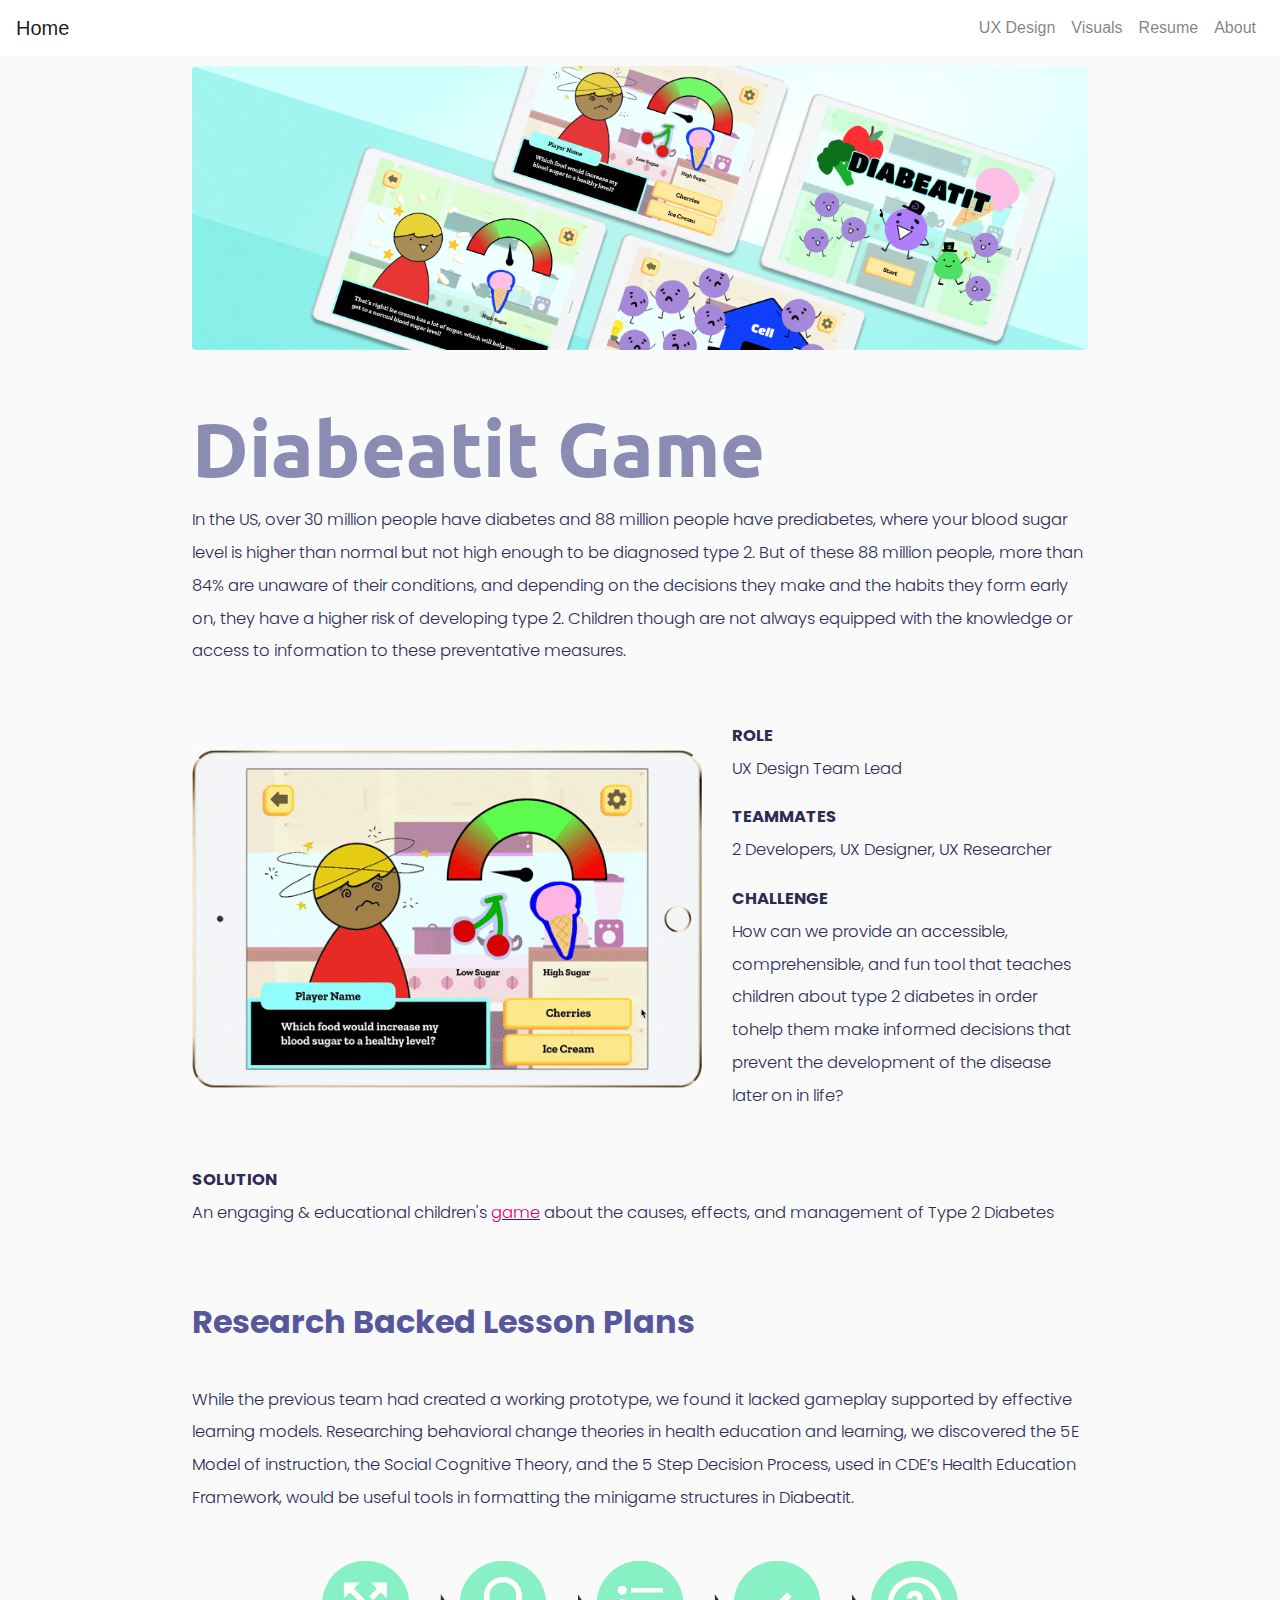
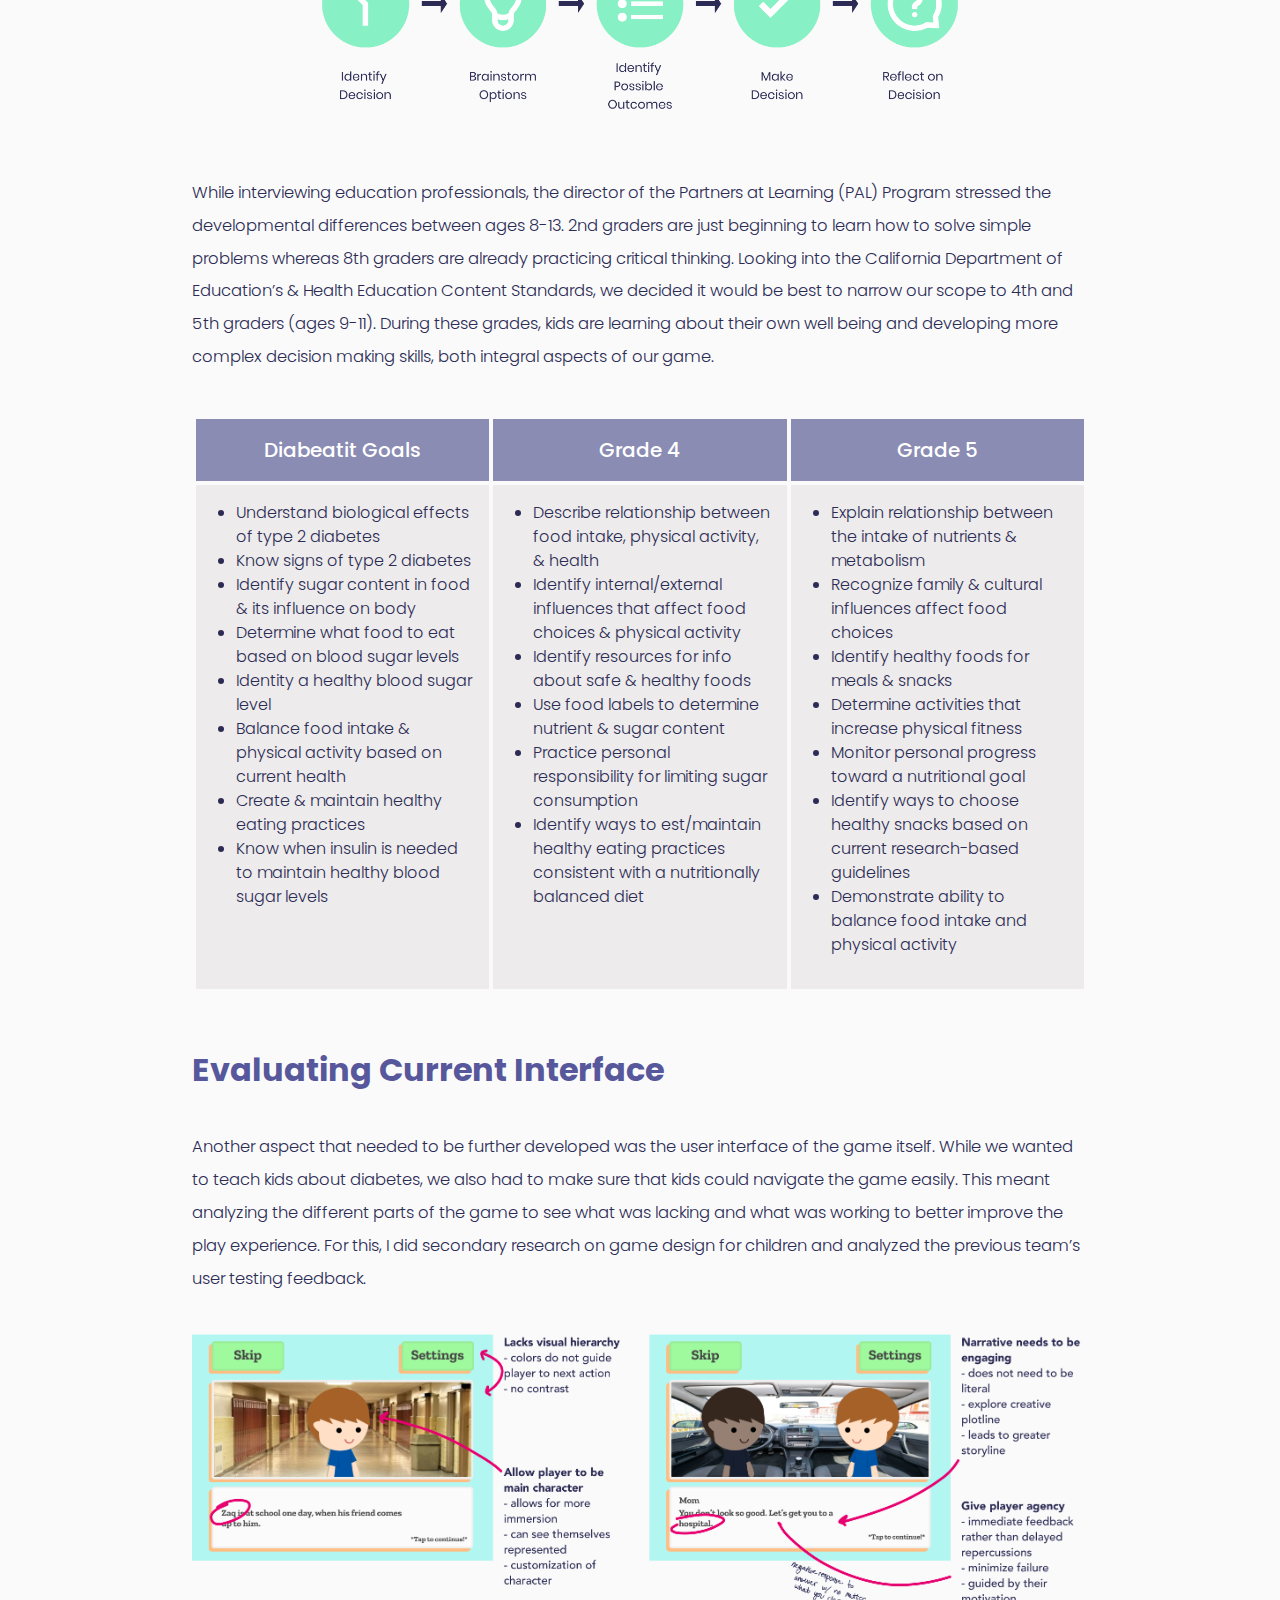
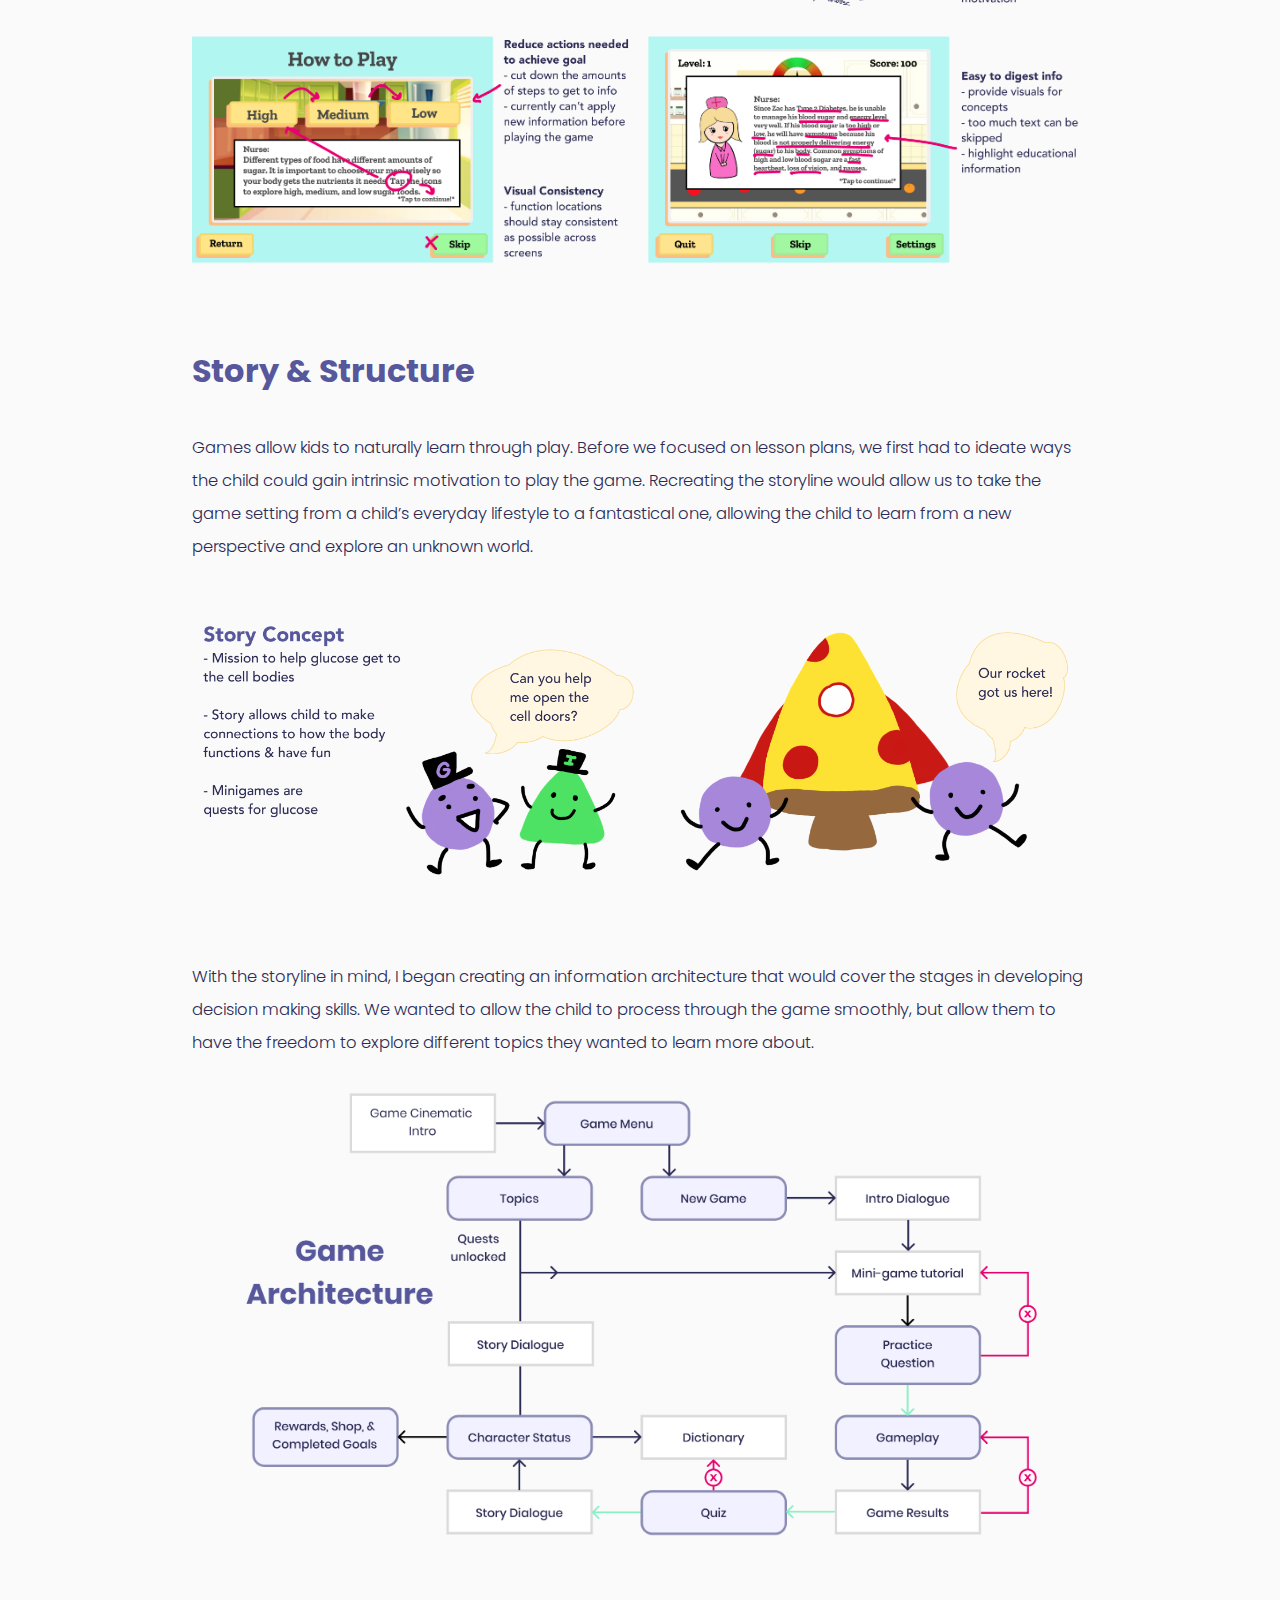
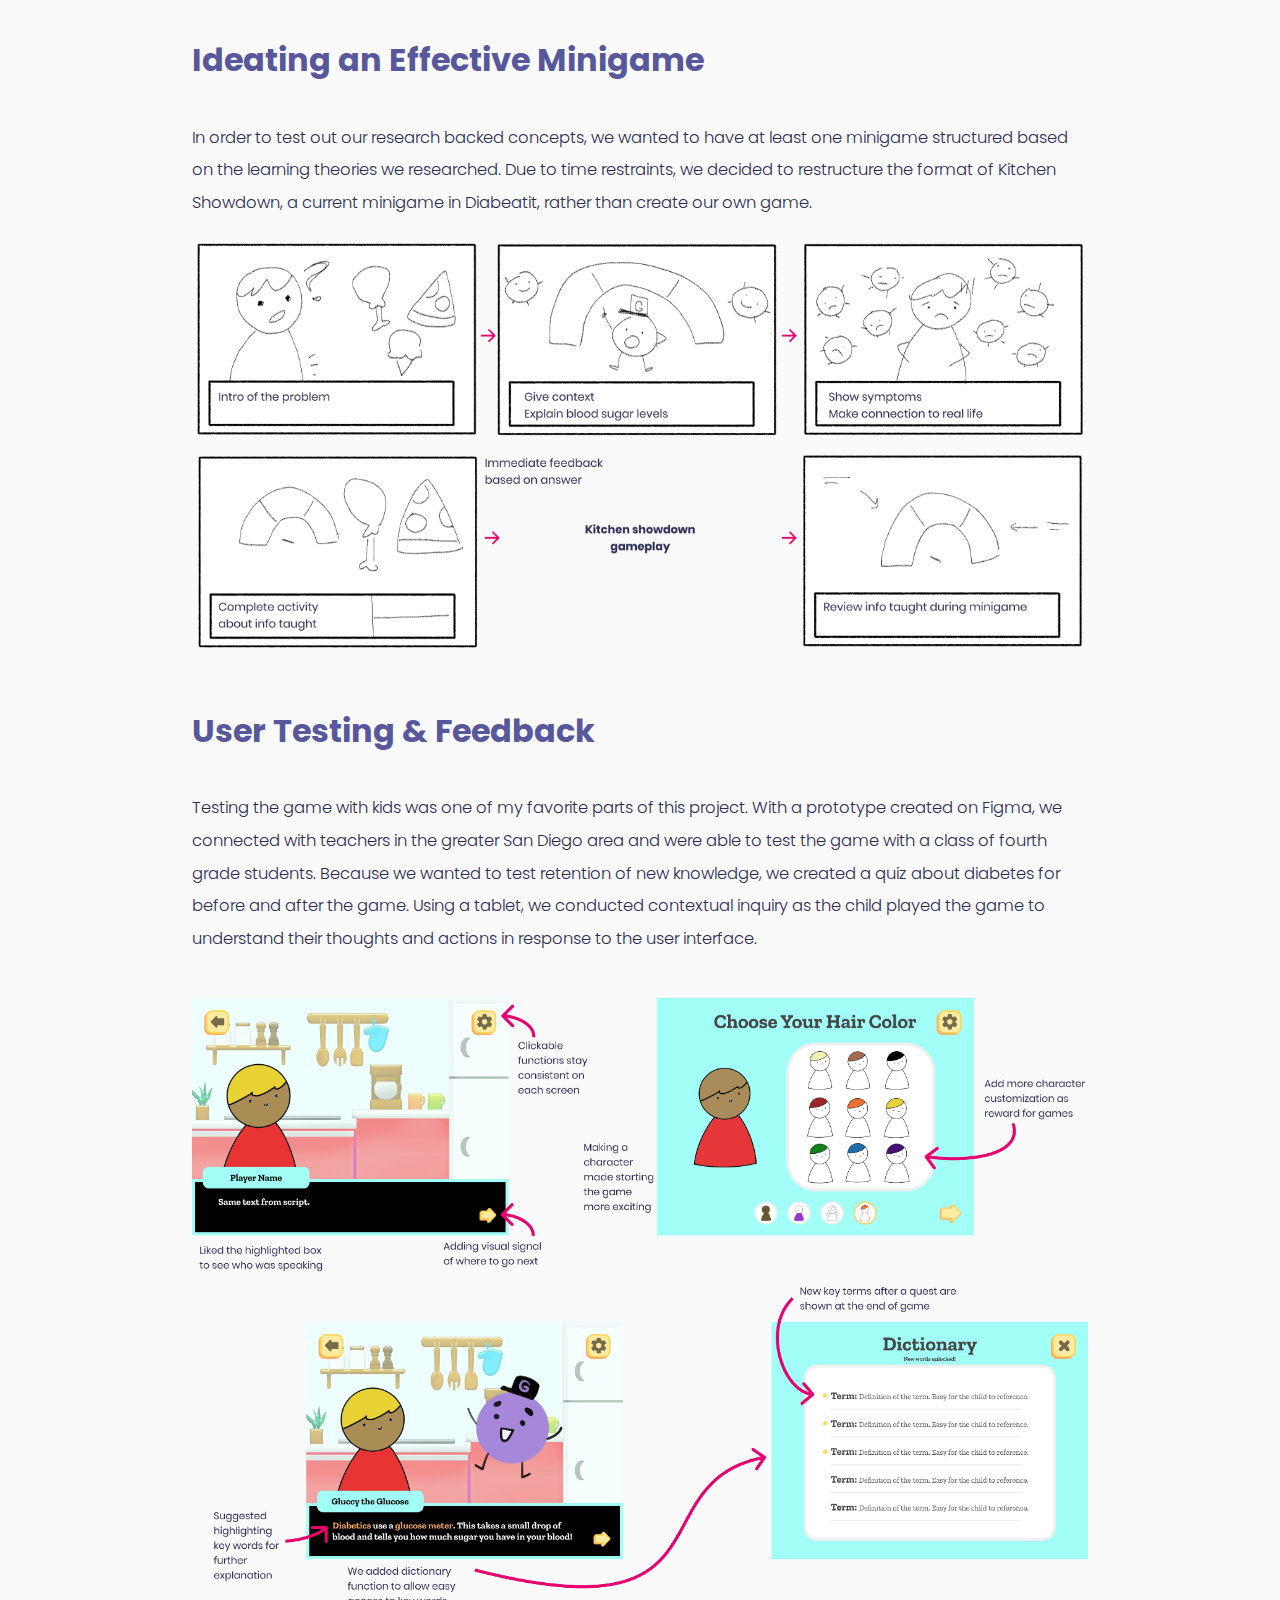
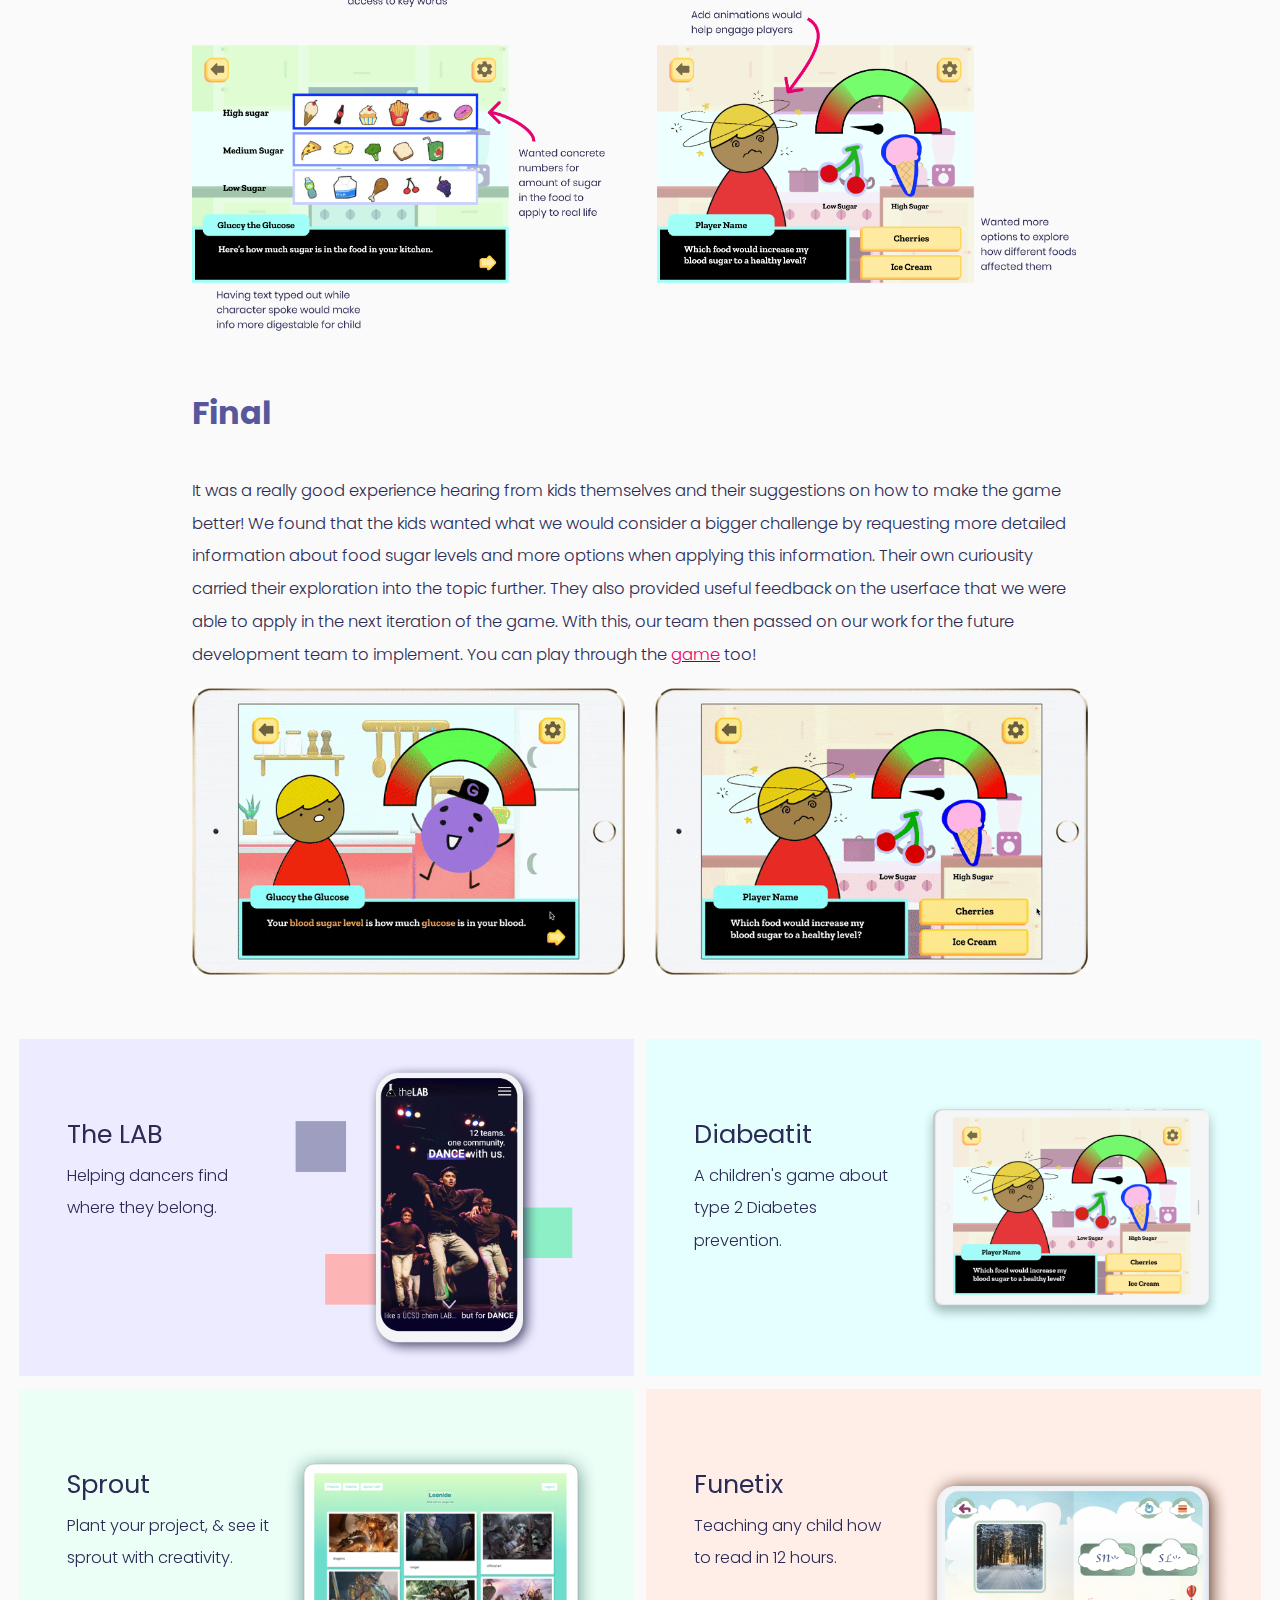
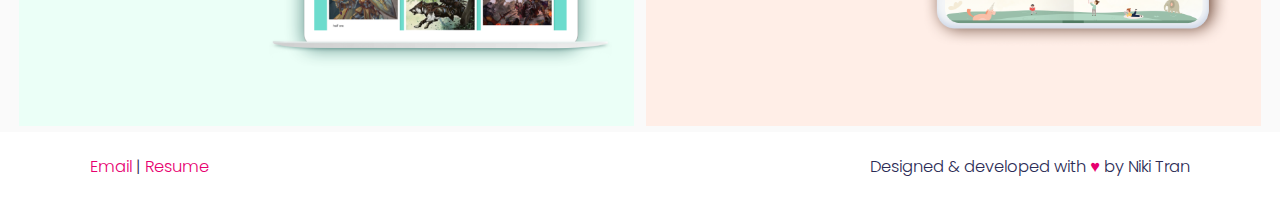
<file: diabeatit.html>
<!DOCTYPE html>
<html lang="en">

<head>
    <title>Niki Tran</title>
    <meta charset="utf-8">
    <meta name="viewport" content="width=device-width, initial-scale=1">
    <link rel="stylesheet" href="https://maxcdn.bootstrapcdn.com/bootstrap/4.1.3/css/bootstrap.min.css">
    <link rel="stylesheet" href="css/main.css">
    <link rel="stylesheet" href="css/animate.css">
    <link rel="preconnect" href="https://fonts.gstatic.com">
    <link href="https://fonts.googleapis.com/css2?family=Poppins:wght@300;500;700&family=Ubuntu:wght@700&display=swap"
        rel="stylesheet">
    <script src="https://ajax.googleapis.com/ajax/libs/jquery/3.3.1/jquery.min.js"></script>
    <script src="https://cdnjs.cloudflare.com/ajax/libs/popper.js/1.14.3/umd/popper.min.js"></script>
    <script src="https://maxcdn.bootstrapcdn.com/bootstrap/4.1.3/js/bootstrap.min.js"></script>
</head>
<meta name="viewport" content="width=device-width, initial-scale=1.0">

<body>
    <!-- Navbar -->

    <nav class="navbar fixed-top navbar-expand-md navbar-light navbar-align-right" id="myTopnav">
        <!-- Brand/logo -->
        <a class="navbar-brand" href="index.html">Home</a>
        <button class="navbar-toggler" type="button" data-toggle="collapse" data-target="#collapsibleNavbar">
            <span class="navbar-toggler-icon"></span>
        </button>

        <!-- Links -->
        <div class="collapse navbar-collapse" id="collapsibleNavbar">
            <ul class="navbar-nav">
                <li class="nav-item">
                    <a class="nav-link" href="index.html#ux">UX Design</a>
                <li class="nav-item">
                    <a class="nav-link" href="visuals.html">Visuals</a>
                </li>
                <li class="nav-item">
                    <a class="nav-link" target="_blank" href="Resume.pdf">Resume</a>
                </li>
                <li class="nav-item">
                    <a class="nav-link" href="About.html">About</a>
                </li>
            </ul>
    </nav>

    <!-- PAGE CONTENT -->

    <div class="jumbotron" id="werk">
        <div class="row">
            <div class="col-sm-12">
                <img class="img-fluid mx-auto d-block rounded animated fadeIn delay-0.10s" id="cover"
                    src="images/dbcv.png" />
            </div>
        </div>
        <div class="row" id="title">
            <div class="col-md-12">
                <h1 class="animated fadeIn delay-0.10s"><b>Diabeatit Game</b></h1>

                <p class="animated fadeIn delay-0.10s">In the US, over 30 million people have diabetes and 88 million
                    people have prediabetes, where your blood sugar level is higher than normal but not high enough to
                    be diagnosed type 2. But of these 88 million people, more than 84% are unaware of their conditions,
                    and depending on the decisions they make and the habits they form early on, they have a higher risk
                    of developing type 2. Children though are not always equipped with the knowledge or access to
                    information to these preventative measures.

                </p>
            </div>
        </div>
        <div class="row">
            <div class="col-md-7" id="info">
                <img class="img-fluid mx-auto d-block rounded animated fadeIn delay-0.95s" src="images/dbgif2.gif" />
            </div>

            <div class="col-md-5" id="info">
                <p class="animated fadeIn delay-0.10s"><b>ROLE</b><br />
                    UX Design Team Lead
                </p>

                <p class="animated fadeIn delay-0.10s"><b>TEAMMATES</b><br />
                    2 Developers, UX Designer, UX Researcher
                </p>
                <p class="animated fadeIn delay-0.10s"><b>CHALLENGE</b><br />
                    How can we provide an accessible, comprehensible, and fun tool that teaches children about type 2 diabetes in
                    order tohelp them make informed decisions that prevent the development of the disease later on in life?
                </p>

            </div>
        </div>
        <div class="row">
            <div class="col-md-12">
                <p class="animated fadeIn delay-0.10s"><b>SOLUTION</b><br />
                    An engaging & educational children's <u><a
                            href="https://www.figma.com/proto/twWXm95WzIhi7K6ZovEwwW/Diabeatit-Portfolio?node-id=266%3A1358&viewport=246%2C79%2C0.11224760860204697&scaling=scale-down"
                            target="_blank">game</a></u> about the causes, effects, and management of Type 2 Diabetes
                </p>
            </div>
        </div>


        <!-- Process -->
        <div class="row">
            <div class="col-sm-12">
                <h3 class="animated fadeIn delay-0.10s">Research Backed Lesson Plans</h3>
                <p class="animated fadeIn delay-0.10s">While the previous team had created a working prototype, we found
                    it lacked gameplay supported by effective learning models. Researching behavioral change theories in
                    health education and learning, we discovered the 5E Model of instruction, the Social
                    Cognitive Theory, and the 5 Step Decision Process, used in CDE’s Health Education Framework, would
                    be
                    useful tools in formatting the minigame structures in Diabeatit.</p>
            </div>
            <div class="col-sm-1">
            </div>
            <div class="col-sm-10">
                <img class="img-fluid mx-auto d-block rounded animated fadeIn delay-0.95s" src="images/db5s.png" />
            </div>
            <div class="col-sm-1">
            </div>
        </div>
        <div class="row">
            <div class="col-sm-12">
                <p class="animated fadeIn delay-0.10s">While interviewing education professionals, the director of the
                    Partners at Learning (PAL) Program stressed the developmental differences between ages 8-13. 2nd
                    graders are just beginning to learn how to solve simple problems whereas 8th graders are already
                    practicing critical thinking. Looking into the California Department of Education’s & Health
                    Education Content Standards, we decided it would be best to narrow our scope to 4th and 5th graders
                    (ages 9-11). During these grades, kids are learning about their own well being and developing more
                    complex decision making skills, both integral aspects of our game.</p>
            </div>
        </div>
        <div class="row">
            <div class="col-sm-12">
                <table>
                    <tr>
                        <th>Diabeatit Goals</th>
                        <th>Grade 4</th>
                        <th>Grade 5</th>
                    </tr>
                    <tr>
                        <td>
                            <ul>
                                <li>Understand biological effects of type 2 diabetes</li>
                                <li>Know signs of type 2 diabetes</li>
                                <li>Identify sugar content in food & its influence on body</li>
                                <li>Determine what food to eat based on blood sugar levels</li>
                                <li>Identity a healthy blood sugar level</li>
                                <li>Balance food intake & physical activity based on current health</li>
                                <li>Create & maintain healthy eating practices</li>
                                <li>Know when insulin is needed to maintain healthy blood sugar levels</li>
                            </ul>
                        </td>
                        <td>
                            <ul>
                                <li>Describe relationship between food intake, physical activity, & health</li>
                                <li>Identify internal/external influences that affect food choices & physical activity
                                </li>
                                <li>Identify resources for info about safe & healthy foods</li>
                                <li>Use food labels to determine nutrient & sugar content</li>
                                <li>Practice personal responsibility for limiting sugar consumption</li>
                                <li>Identify ways to est/maintain healthy eating practices consistent with a
                                    nutritionally balanced diet</li>
                            </ul>
                        </td>
                        <td>
                            <ul>
                                <li>Explain relationship between the intake of nutrients & metabolism</li>
                                <li>Recognize family & cultural influences affect food choices</li>
                                <li>Identify healthy foods for meals & snacks</li>
                                <li>Determine activities that increase physical fitness</li>
                                <li>Monitor personal progress toward a nutritional goal</li>
                                <li>Identify ways to choose healthy snacks based on current research-based guidelines
                                </li>
                                <li>Demonstrate ability to balance food intake and physical activity</li>
                            </ul>
                        </td>
                    </tr>
                </table>
            </div>
        </div>


        <div class="row">
            <div class="col-sm-12">
                <h3>Evaluating Current Interface</h3>
                <p>Another aspect that needed to be further developed was the user interface of the game itself. While
                    we wanted to teach kids about diabetes, we also had to make sure that kids could navigate the game
                    easily. This meant analyzing the different parts of the game to see what was lacking and what was
                    working to better improve the play experience. For this, I did secondary research on game design for
                    children and analyzed the previous team’s user testing feedback.</p>
            </div>
            <div class="col-sm-12">
                <img class="img-fluid mx-auto d-block rounded animated fadeIn delay-0.95s" src="images/dbgd.png" />
            </div>

        </div>

        <div class="row">
            <div class="col-sm-12">
                <h3>Story & Structure</h3>
                <p>Games allow kids to naturally learn through play. Before we focused on lesson plans, we first had to
                    ideate ways the child could gain intrinsic motivation to play the game. Recreating the storyline
                    would allow us to take the game setting from a child’s everyday lifestyle to a fantastical one,
                    allowing the child to learn from a new perspective and explore an unknown world.</p>
            </div>
            <div class="col-sm-12">
                <img class="img-fluid mx-auto d-block rounded animated fadeIn delay-0.95s" src="images/dbsc.png" />
            </div>
        </div>

        <div class="row">
            <div class="col-sm-12">
                <p>With the storyline in mind, I began creating an information architecture that would cover the stages
                    in developing decision making skills. We wanted to allow the child to process through the game
                    smoothly, but allow them to have the freedom to explore different topics they wanted to learn more
                    about.</p>
            </div>
            <div class="col-sm-12">
                <img class="img-fluid mx-auto d-block rounded animated fadeIn delay-0.95s" src="images/dbflow.png" />
            </div>
        </div>

        <div class="row">
            <div class="col-sm-12">
                <h3>Ideating an Effective Minigame</h3>
                <p>In order to test out our research backed concepts, we wanted to have at least one minigame structured
                    based on the learning theories we researched. Due to time restraints, we decided to restructure the
                    format of Kitchen Showdown, a current minigame in Diabeatit, rather than create our own game.</p>
            </div>

            <div class="col-sm-12">
                <img class="img-fluid mx-auto d-block rounded animated fadeIn delay-0.95s" src="images/dbwf.png" />
            </div>
        </div>
        <div class="row">
            <div class="col-sm-12">
                <h3>User Testing & Feedback</h3>
                <p>Testing the game with kids was one of my favorite parts of this project. With a prototype created on
                    Figma, we connected with teachers in the greater San Diego area and were able
                    to test the game with a class of fourth grade students. Because we wanted to test retention of new
                    knowledge,
                    we created a quiz about diabetes for before and after the game. Using a tablet, we conducted
                    contextual inquiry as the child played the game to understand their thoughts and actions in response
                    to the user interface.</p>
            </div>
        </div>
        <div class="row">
            <div class="col-sm-12">
                <img class="img-fluid mx-auto d-block rounded animated fadeIn delay-0.95s" src="images/dbfb.png" />
            </div>
        </div>

        <div class="row">
            <div class="col-sm-12">
                <h3>Final</h3>
                <p>
                    It was a really good experience hearing from kids themselves and their suggestions on how to make
                    the game better! We found that the kids wanted what we would consider a bigger challenge by
                    requesting more detailed information about food sugar levels and more options when applying this
                    information. Their own curiousity carried their exploration into the topic further. They also
                    provided useful feedback on the userface that we were able to apply in the next iteration of the
                    game. With this, our team then passed on our work for the future development team to implement.
                    You
                    can play through the <u><a
                            href="https://www.figma.com/proto/twWXm95WzIhi7K6ZovEwwW/Diabeatit-Portfolio?node-id=266%3A1358&viewport=246%2C79%2C0.11224760860204697&scaling=scale-down"
                            target="_blank">game</a></u> too!
                </p>
            </div>
            <div class="col-md-6">
                <img class="img-fluid mx-auto d-block rounded animated fadeIn delay-0.95s" src="images/dbgif1.gif" />
            </div>

            <div class="col-md-6">
                <img class="img-fluid mx-auto d-block rounded animated fadeIn delay-0.95s" src="images/dbgif2.gif" />
            </div>
        </div>

    </div>

    <!-- CARDS -->

    <div class="row no-gutters" id="ux">
        <div class="col-md-6 animated fadeIn" id="card" onclick="window.location.href='Lab.html'">
            <div class="hovereffect">
                <img class="img-responsive" src="images/labban.png" alt="">
                <div class="overlay">
                    <h4>The LAB</h4>
                    <p>Helping dancers find where they belong.</p>
                </div>
            </div>
        </div>
        <div class="col-md-6 animated fadeIn" id="card" onclick="window.location.href='diabeatit.html'">
            <div class="hovereffect">
                <img class="img-responsive" src="images/dbban.png" alt="">
                <div class="overlay">
                    <h4>Diabeatit</h4>
                    <p>A children's game about type 2 Diabetes prevention.</p>
                </div>
            </div>
        </div>
        <div class="col-md-6 animated fadeIn" id="card" onclick="window.location.href='Sprout.html'">
            <div class="hovereffect">
                <img class="img-responsive" src="images/spban.png" alt="">
                <div class="overlay">
                    <h4>Sprout</h4>
                    <p>Plant your project, & see it sprout with creativity.</p>
                </div>
            </div>
        </div>
        <div class="col-md-6 animated fadeIn" id="card" onclick="window.location.href='funetix.html'">
            <div class="hovereffect">
                <img class="img-responsive" src="images/fxban.png" alt="">
                <div class="overlay">
                    <h4>Funetix</h4>
                    <p>Teaching any child how to read in 12 hours.</p>
                </div>
            </div>
        </div>
    </div>


    <!-- Footer -->

    <div class="footer">
        <div id="footnote">
            <p><a href="mailto:niki.tran72@gmail.com" target="_blank">Email</a> | <a href="Resume.pdf"
                    target="_blank">Resume</a> <span style="float: right;">Designed & developed with <span
                        style="color: #e7006f"> &hearts;</span> by Niki Tran</span></p>
        </div>
    </div>
</body>

</html>
</file>
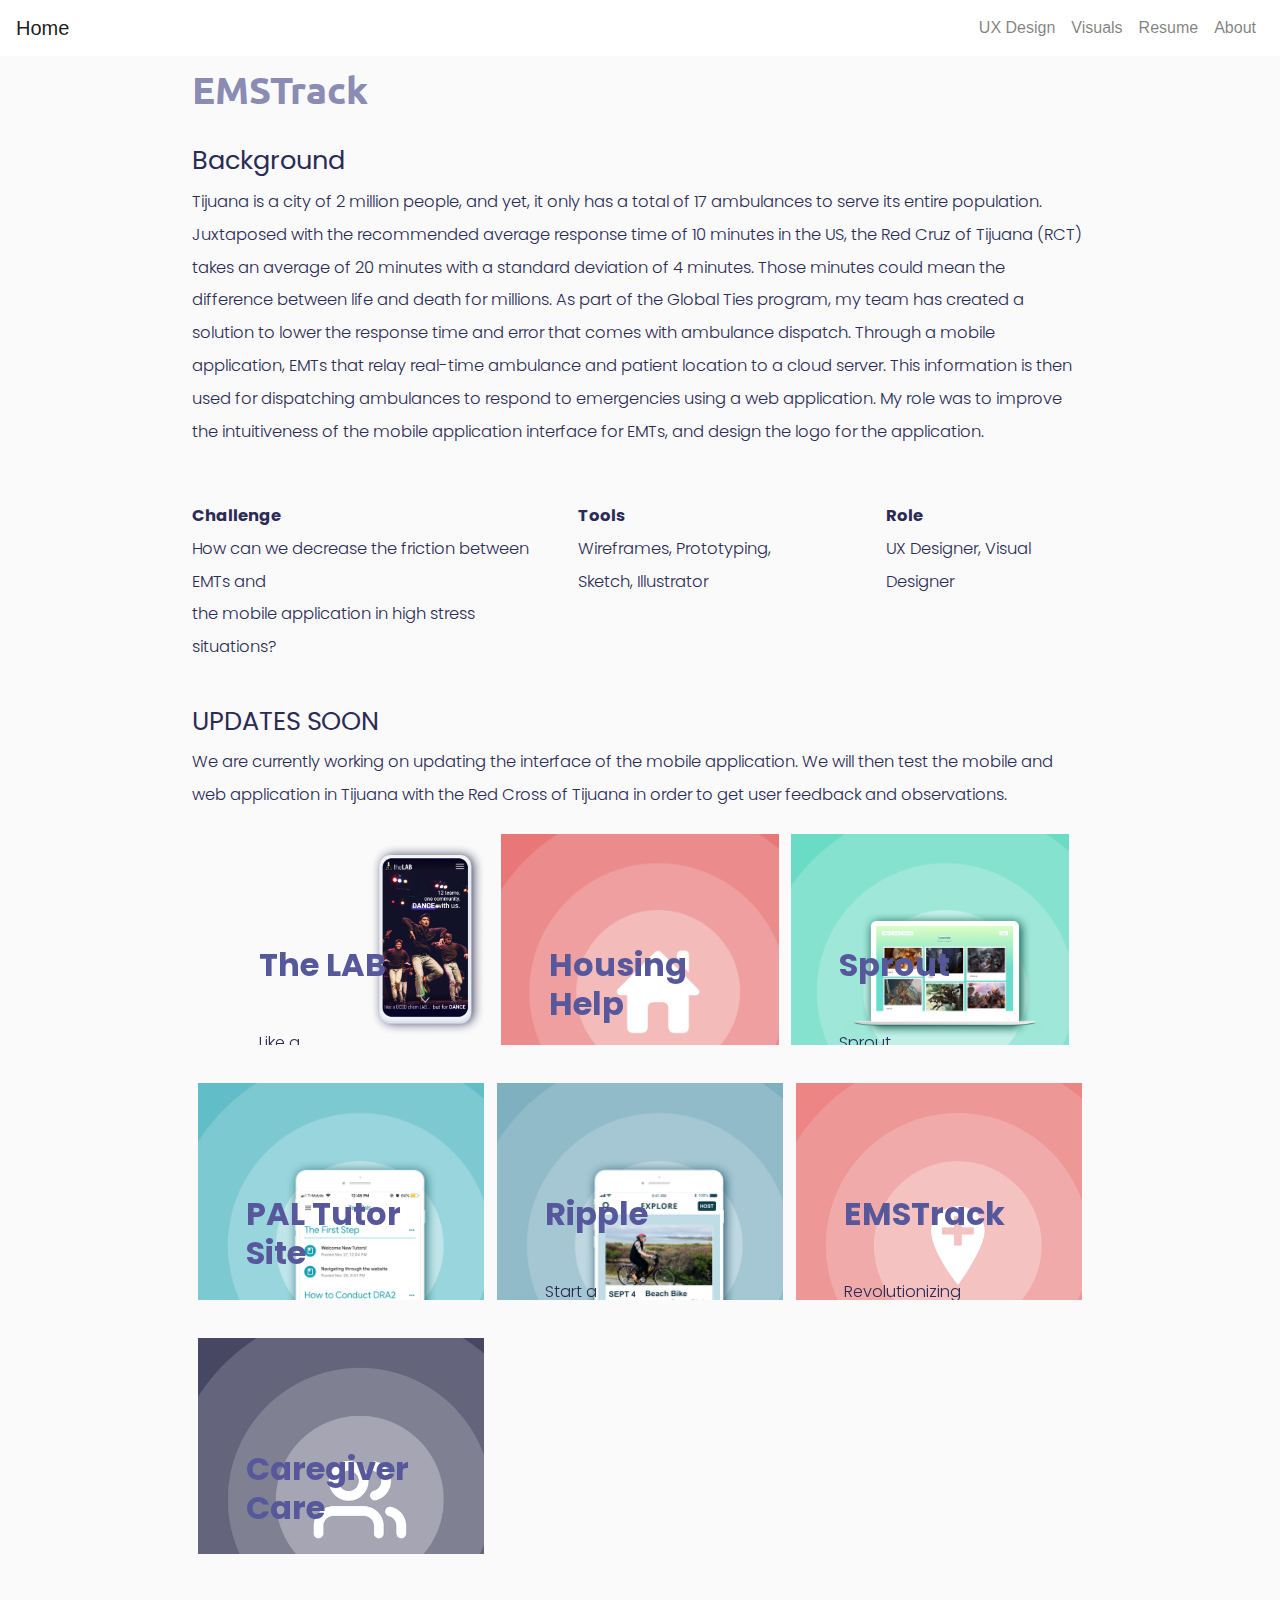
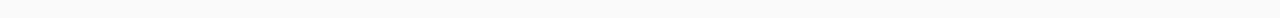
<file: EMS.html>
<!DOCTYPE html>
<html lang="en">

<head>
    <title>Niki Tran</title>
    <meta charset="utf-8">
    <meta name="viewport" content="width=device-width, initial-scale=1">
    <link rel="stylesheet" href="https://maxcdn.bootstrapcdn.com/bootstrap/4.1.3/css/bootstrap.min.css">
    <link rel="stylesheet" href="css/main.css">
    <link rel="stylesheet" href="css/animate.css">
    <link rel="preconnect" href="https://fonts.gstatic.com">
    <link href="https://fonts.googleapis.com/css2?family=Poppins:wght@300;500;700&family=Ubuntu:wght@700&display=swap"
        rel="stylesheet">
    <script src="https://ajax.googleapis.com/ajax/libs/jquery/3.3.1/jquery.min.js"></script>
    <script src="https://cdnjs.cloudflare.com/ajax/libs/popper.js/1.14.3/umd/popper.min.js"></script>
    <script src="https://maxcdn.bootstrapcdn.com/bootstrap/4.1.3/js/bootstrap.min.js"></script>
</head>
<meta name="viewport" content="width=device-width, initial-scale=1.0">

<body>
    <!-- Navbar -->

    <nav class="navbar fixed-top navbar-expand-sm navbar-light navbar-align-right" id="myTopnav">
        <!-- Brand/logo -->
        <a class="navbar-brand" href="index.html">Home</a>

        <!-- Links -->
        <ul class="navbar-nav">
            <li class="nav-item">
                <a class="nav-link" href="index.html#ux">UX Design</a>
            <li class="nav-item">
                <a class="nav-link" href="visuals.html">Visuals</a>
            </li>
            <li class="nav-item">
                <a class="nav-link" target="_blank" href="Resume.pdf">Resume</a>
            </li>
            <li class="nav-item">
                <a class="nav-link" href="About.html">About</a>
            </li>
        </ul>
    </nav>
<!-- PAGE CONTENT -->

    <!-- Process -->
    <div class="jumbotron" id="werk">
        <div class="row">
            <div class="col-sm-12">
                <h2 class="animated fadeIn delay-0.10s"><b>EMSTrack</b>
                </h2>
            </div>
        </div>

        <div class="row">
            <div class="col-sm-12">
                <h4>Background</h4>
                <p>Tijuana is a city of 2 million people, and yet, it only has a total of 17 ambulances to serve its
                    entire population. Juxtaposed with the recommended average response time of 10 minutes in the US,
                    the Red Cruz of Tijuana (RCT) takes an average of 20 minutes with a standard deviation of 4 minutes.
                    Those minutes could mean the difference between life and death for millions. As part of the Global
                    Ties program, my team has created a solution to lower the response time and error that comes with
                    ambulance dispatch. Through a mobile application, EMTs that relay real-time ambulance and patient
                    location to a cloud server. This information is then used for dispatching ambulances to respond to
                    emergencies using a web application. My role was to improve the intuitiveness of the mobile
                    application interface for EMTs, and design the logo for the application.
                </p>
            </div>
        </div>

        <div class="row">
                <div class="col-sm-5">
                    <p class="animated fadeIn delay-0.10s"><b>Challenge</b><br />
                        How can we decrease the friction between EMTs and<br />
                        the mobile application in high stress situations?
    
                    </p>
                </div>
                <div class="col-sm-4">
                    <p class="animated fadeIn delay-0.10s"><b>Tools</b><br />
                        Wireframes, Prototyping, <br />
                        Sketch, Illustrator
                    </p>
                </div>
                <div class="col-sm-3">
                    <p class="animated fadeIn delay-0.10s"><b>Role</b><br />
                        UX Designer, Visual Designer
                    </p>
                </div>
            </div>
            
        <div class="row">
            <div class="col-sm-12">
                <h4>UPDATES SOON</h4>
                <p>We are currently working on updating the interface of the mobile application. We will then test the
                    mobile and web application in Tijuana with the Red Cross of Tijuana in order to get user feedback
                    and observations. </p>
            </div>
        </div>


        <!-- Banners -->

        <div class="row no-gutters" id="ux">
            <div class="col-sm-4 animated fadeIn" id="card" onclick="window.location.href='Lab.html'">
                <div class="hovereffect">
                    <img class="img-responsive" src="images/labcard.png" alt="">
                    <div class="overlay">
                        <h3>The LAB</h3>
                        <p>Like a chem lab, but for DANCE.</a></p>
                    </div>
                </div>
            </div>
            <div class="col-sm-4 animated fadeIn" id="card" onclick="window.location.href='House.html'">
                <div class="hovereffect">
                    <img class="img-fluid" src="images/hscard.png" alt="">
                    <div class="overlay">
                        <h3>Housing Help</h3>
                        <p>Suppport for a homeless day center.</p>
                    </div>
                </div>
            </div>
            <div class="col-sm-4 animated fadeIn" id="card" onclick="window.location.href='Sprout.html'">
                <div class="hovereffect">
                    <img class="img-fluid" src="images/spcard.png" alt="">
                    <div class="overlay">
                        <h3>Sprout</h3>
                        <p>Sprout ideas with us!</a></p>
                    </div>
                </div>
            </div>
        </div>

        <div class="row no-gutters">
            <div class="col-sm-4 animated fadeIn" id="card" onclick="window.location.href='PAL.html'">
                <div class="hovereffect">
                    <img class="img-fluid" src="images/ppcard.png" alt="">
                    <div class="overlay">
                        <h3>PAL Tutor Site</h3>
                        <p>Sustaining the work of tutors.</p>
                    </div>
                </div>
            </div>
            <div class="col-sm-4 animated fadeIn" id="card" onclick="window.location.href='Ripple.html'">
                <div class="hovereffect">
                    <img class="img-fluid" src="images/ripcard.png" alt="">
                    <div class="overlay">
                        <h3>Ripple</h3>
                        <p>Start a ripple in your life.</p>
                    </div>
                </div>
            </div>
            <div class="col-sm-4 animated fadeIn" id="card" onclick="window.location.href='EMS.html'">
                <div class="hovereffect">
                    <img class="img-fluid" src="images/emscard.png" alt="">
                    <div class="overlay">
                        <h3>EMSTrack</h3>
                        <p>Revolutionizing ambulance dispatch.</p>
                    </div>
                </div>
            </div>
        </div>

        <div class="row no-gutters">

            <div class="col-sm-4 animated fadeIn" id="card" onclick="window.location.href='Care.html'">
                <div class="hovereffect">
                    <img class="img-fluid" src="images/alzcard.png" alt="">
                    <div class="overlay">
                        <h3>Caregiver Care</h3>
                        <p>Aiding Alzheimer's caregivers.</p>
                    </div>
                </div>
            </div>
        </div>
    </div>
</file>
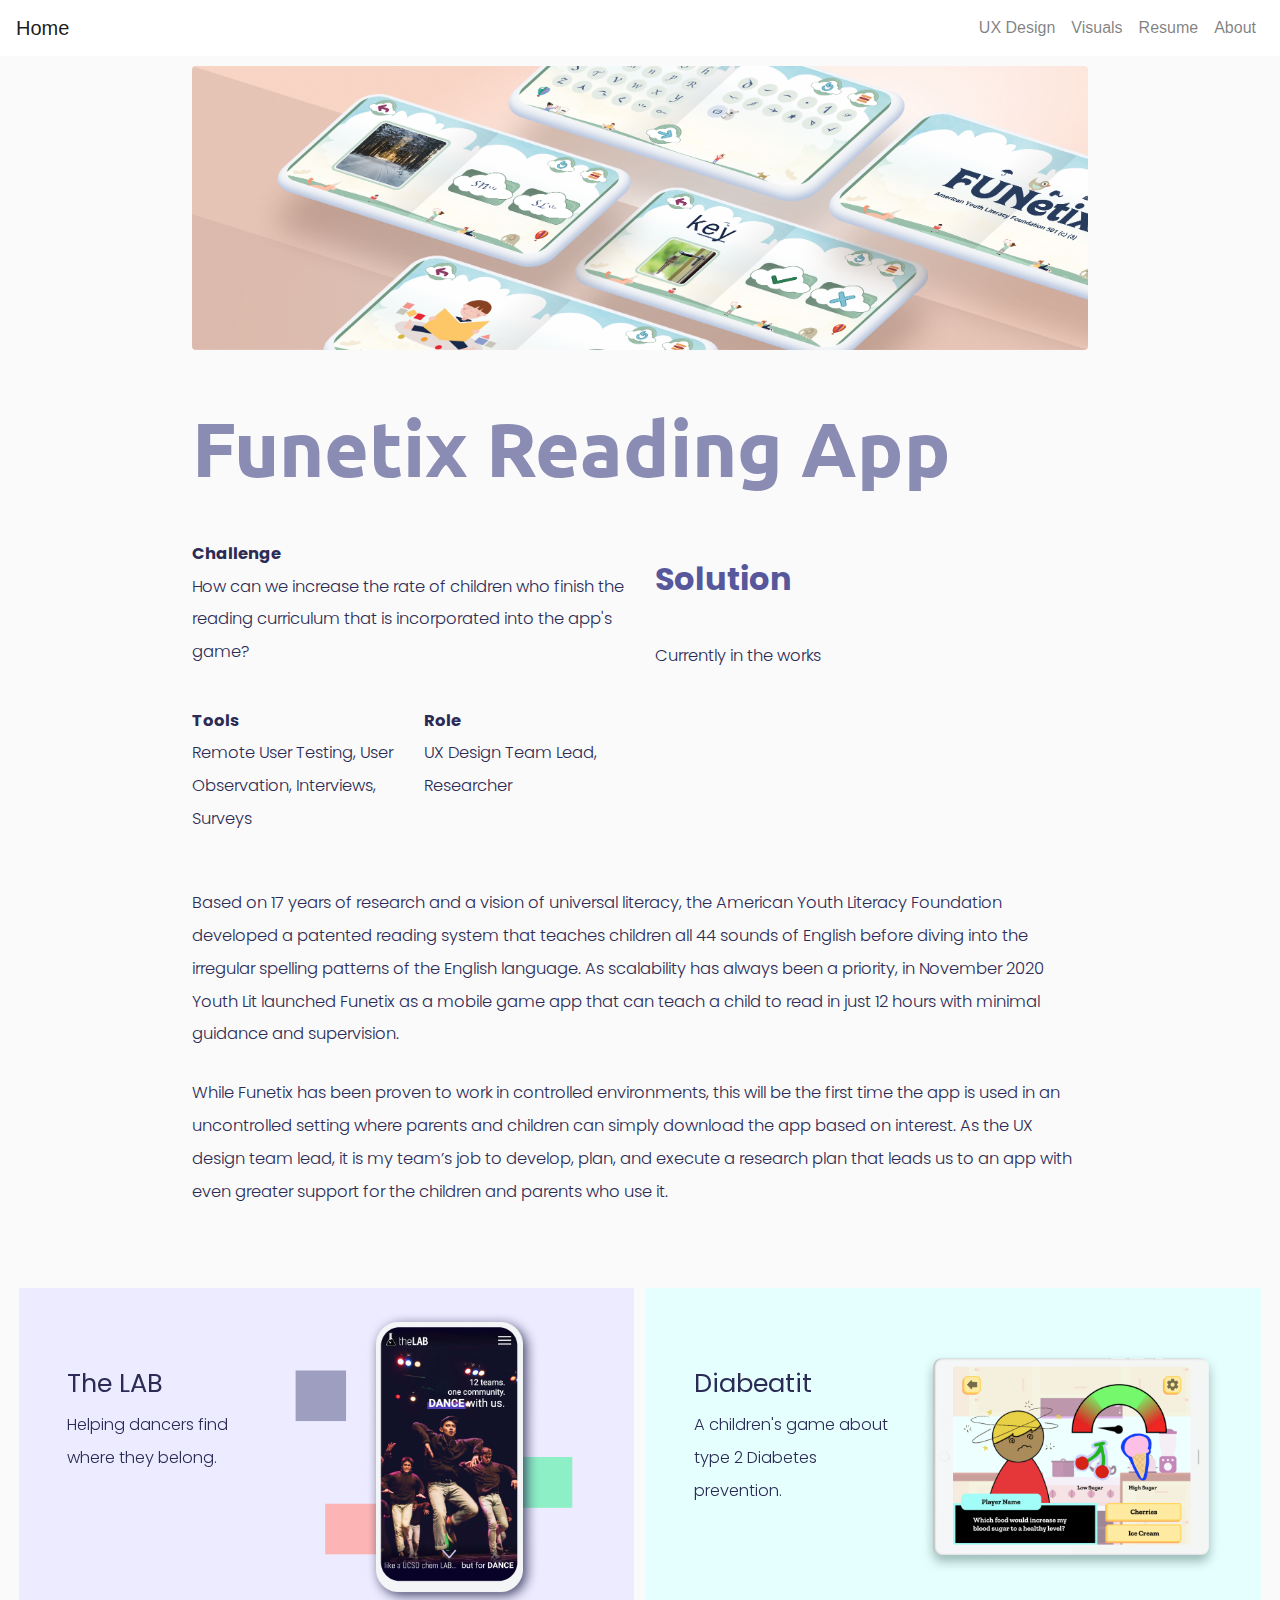
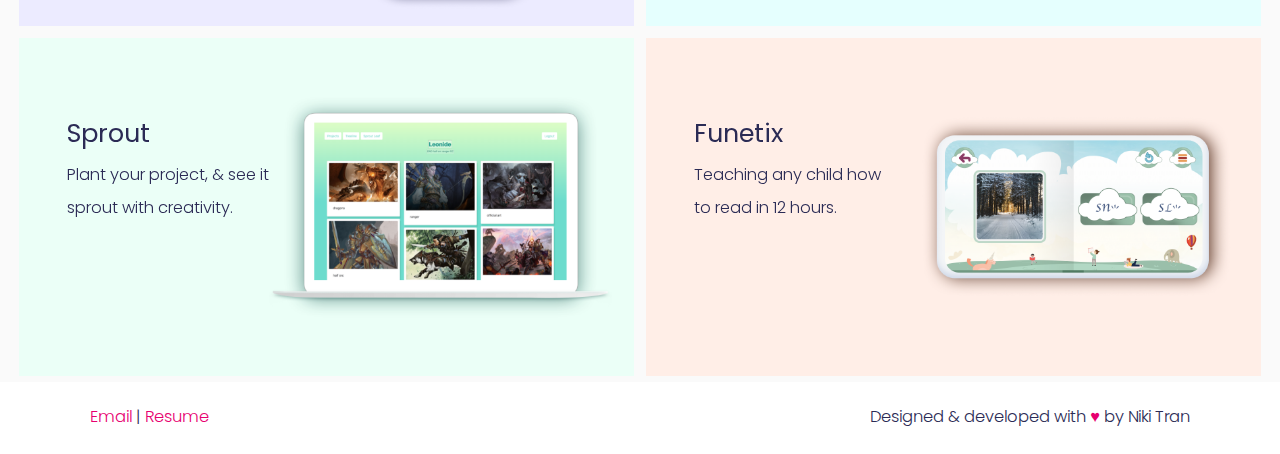
<file: funetix.html>
<!DOCTYPE html>
<html lang="en">

<head>
    <title>Niki Tran</title>
    <meta charset="utf-8">
    <meta name="viewport" content="width=device-width, initial-scale=1">
    <link rel="stylesheet" href="https://maxcdn.bootstrapcdn.com/bootstrap/4.1.3/css/bootstrap.min.css">
    <link rel="stylesheet" href="css/main.css">
    <link rel="stylesheet" href="css/animate.css">
    <link rel="preconnect" href="https://fonts.gstatic.com">
    <link href="https://fonts.googleapis.com/css2?family=Poppins:wght@300;500;700&family=Ubuntu:wght@700&display=swap"
        rel="stylesheet">
    <script src="https://ajax.googleapis.com/ajax/libs/jquery/3.3.1/jquery.min.js"></script>
    <script src="https://cdnjs.cloudflare.com/ajax/libs/popper.js/1.14.3/umd/popper.min.js"></script>
    <script src="https://maxcdn.bootstrapcdn.com/bootstrap/4.1.3/js/bootstrap.min.js"></script>
</head>
<meta name="viewport" content="width=device-width, initial-scale=1.0">

<body>
    <!-- Navbar -->

    <nav class="navbar fixed-top navbar-expand-md navbar-light navbar-align-right" id="myTopnav">
        <!-- Brand/logo -->
        <a class="navbar-brand" href="index.html">Home</a>
        <button class="navbar-toggler" type="button" data-toggle="collapse" data-target="#collapsibleNavbar">
            <span class="navbar-toggler-icon"></span>
        </button>

        <!-- Links -->
        <div class="collapse navbar-collapse" id="collapsibleNavbar">
            <ul class="navbar-nav">
                <li class="nav-item">
                    <a class="nav-link" href="index.html#ux">UX Design</a>
                <li class="nav-item">
                    <a class="nav-link" href="visuals.html">Visuals</a>
                </li>
                <li class="nav-item">
                    <a class="nav-link" target="_blank" href="Resume.pdf">Resume</a>
                </li>
                <li class="nav-item">
                    <a class="nav-link" href="About.html">About</a>
                </li>
            </ul>
    </nav>

    <!-- PAGE CONTENT -->


    <div class="jumbotron" id="werk">
        <div class="row">
            <div class="col-sm-12">
                <img class="img-fluid mx-auto d-block rounded animated fadeIn delay-0.10s"
                    src="images/fxcv.png" />
            </div>
        </div>
        <div class="row" id="title">
            <div class="col-md-12">
                <h1 class="animated fadeIn delay-0.10s"><b>Funetix Reading App</b></h1>
            </div>
        </div>
        <div class="row">
            <div class="col-md-6">
                <p class="animated fadeIn delay-0.10s"><b>Challenge</b><br />
                    How can we increase the rate of children who finish the reading curriculum that is incorporated into
                    the app's game?
                </p>
                <div class="row">
                    <div class="col-md-6">
                        <p class="animated fadeIn delay-0.10s"><b>Tools</b><br />
                            Remote User Testing, User Observation, Interviews, Surveys
                        </p>
                    </div>
                    <div class="col-md-6">
                        <p class="animated fadeIn delay-0.10s"><b>Role</b><br />
                            UX Design Team Lead, Researcher
                        </p>
                    </div>
                </div>
            </div>

            <div class="col-md-6 animated fadeIn delay-0.10s" rowspan="2">
                <h3>Solution</h3>
                <p>Currently in the works
                </p>
            </div>
        </div>
        <div class="row">
            <div class="col-sm-12">
                <p class="animated fadeIn delay-0.10s">Based on 17 years of research and a vision of universal literacy,
                    the American Youth Literacy Foundation developed a patented reading system that teaches children all
                    44 sounds of English before diving into the irregular spelling patterns of the English language. As
                    scalability has always been a priority, in November 2020 Youth Lit launched Funetix as a mobile game
                    app that can teach a child to read in just 12 hours with minimal guidance and supervision.
                </p>
            </div>
            <div class="col-sm-12">
                <p class="animated fadeIn delay-0.10s">While Funetix has been proven to work in controlled environments,
                    this will be the first time the app is used in an uncontrolled setting where parents and children
                    can simply download the app based on interest. As the UX design team lead, it is my team’s job to
                    develop, plan, and execute a research plan that leads us to an app with even greater support for the
                    children and parents who use it.
                </p>
            </div>
        </div>
</div>

        <!-- Process -->


    <!-- CARDS -->

    <div class="row no-gutters" id="ux">
        <div class="col-md-6 animated fadeIn" id="card" onclick="window.location.href='Lab.html'">
            <div class="hovereffect">
                <img class="img-responsive" src="images/labban.png" alt="">
                <div class="overlay">
                    <h4>The LAB</h4>
                    <p>Helping dancers find where they belong.</p>
                </div>
            </div>
        </div>
        <div class="col-md-6 animated fadeIn" id="card" onclick="window.location.href='diabeatit.html'">
            <div class="hovereffect">
                <img class="img-responsive" src="images/dbban.png" alt="">
                <div class="overlay">
                    <h4>Diabeatit</h4>
                    <p>A children's game about type 2 Diabetes prevention.</p>
                </div>
            </div>
        </div>
        <div class="col-md-6 animated fadeIn" id="card" onclick="window.location.href='Sprout.html'">
            <div class="hovereffect">
                <img class="img-responsive" src="images/spban.png" alt="">
                <div class="overlay">
                    <h4>Sprout</h4>
                    <p>Plant your project, & see it sprout with creativity.</p>
                </div>
            </div>
        </div>
        <div class="col-md-6 animated fadeIn" id="card" onclick="window.location.href='funetix.html'">
            <div class="hovereffect">
                <img class="img-responsive" src="images/fxban.png" alt="">
                <div class="overlay">
                    <h4>Funetix</h4>
                    <p>Teaching any child how to read in 12 hours.</p>
                </div>
            </div>
        </div>
    </div>


    <!-- Footer -->

    <div class="footer">
        <div id="footnote">
            <p><a href="mailto:niki.tran72@gmail.com" target="_blank">Email</a> | <a href="Resume.pdf"
                    target="_blank">Resume</a> <span style="float: right;">Designed & developed with <span
                        style="color: #e7006f"> &hearts;</span> by Niki Tran</span></p>
        </div>
    </div>
</body>

</html>
</file>
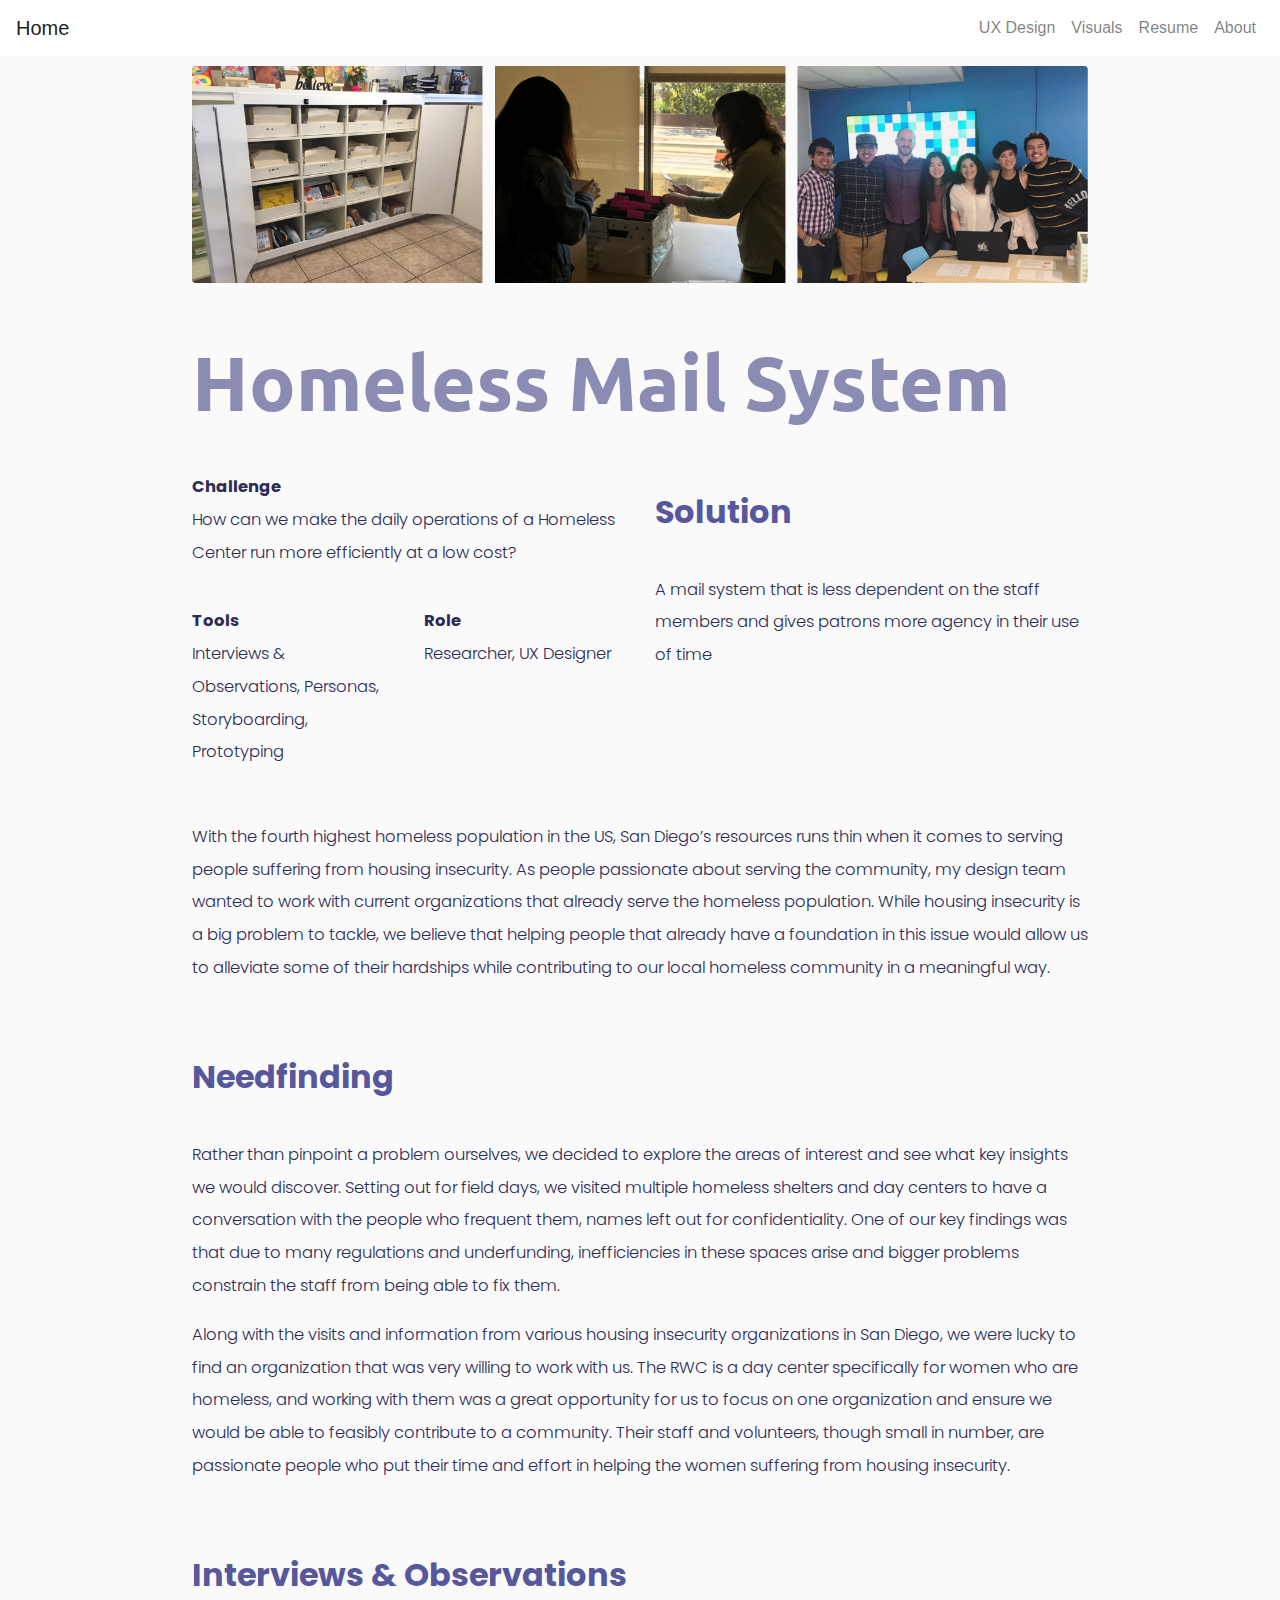
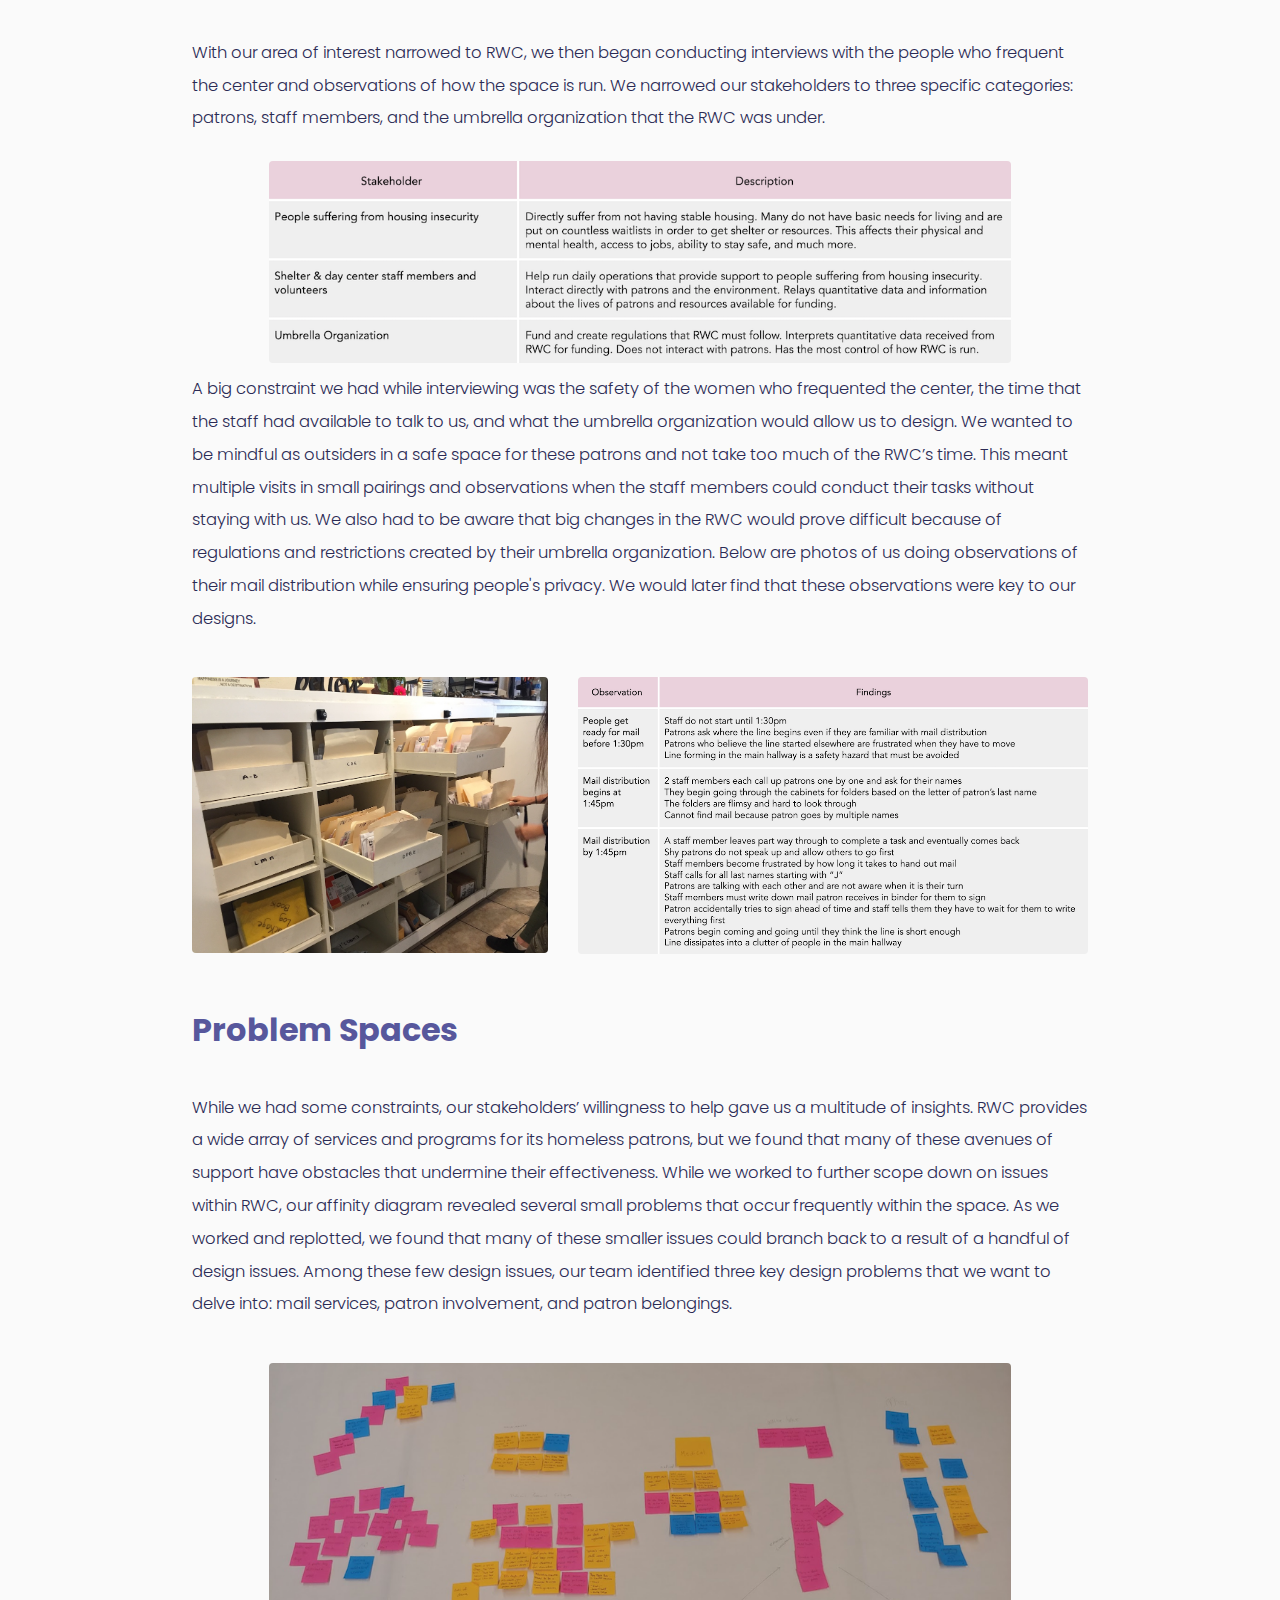
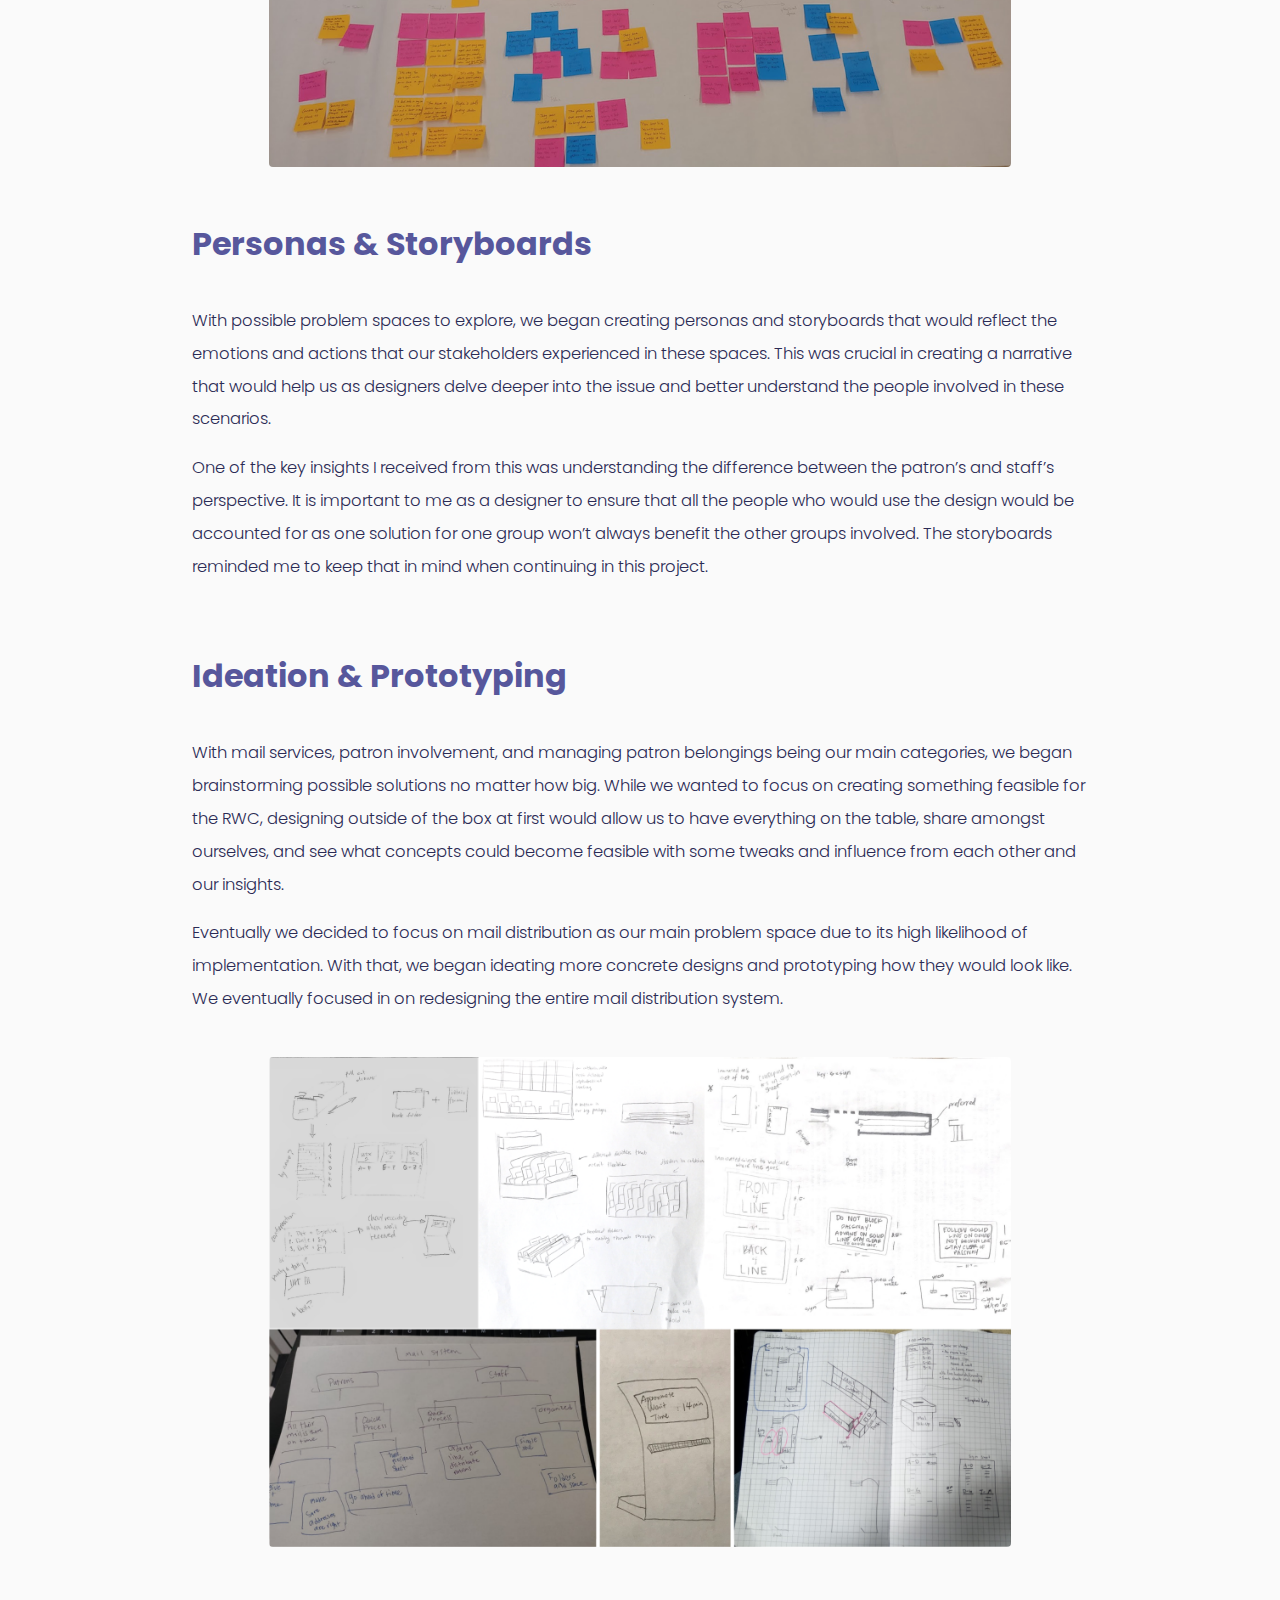
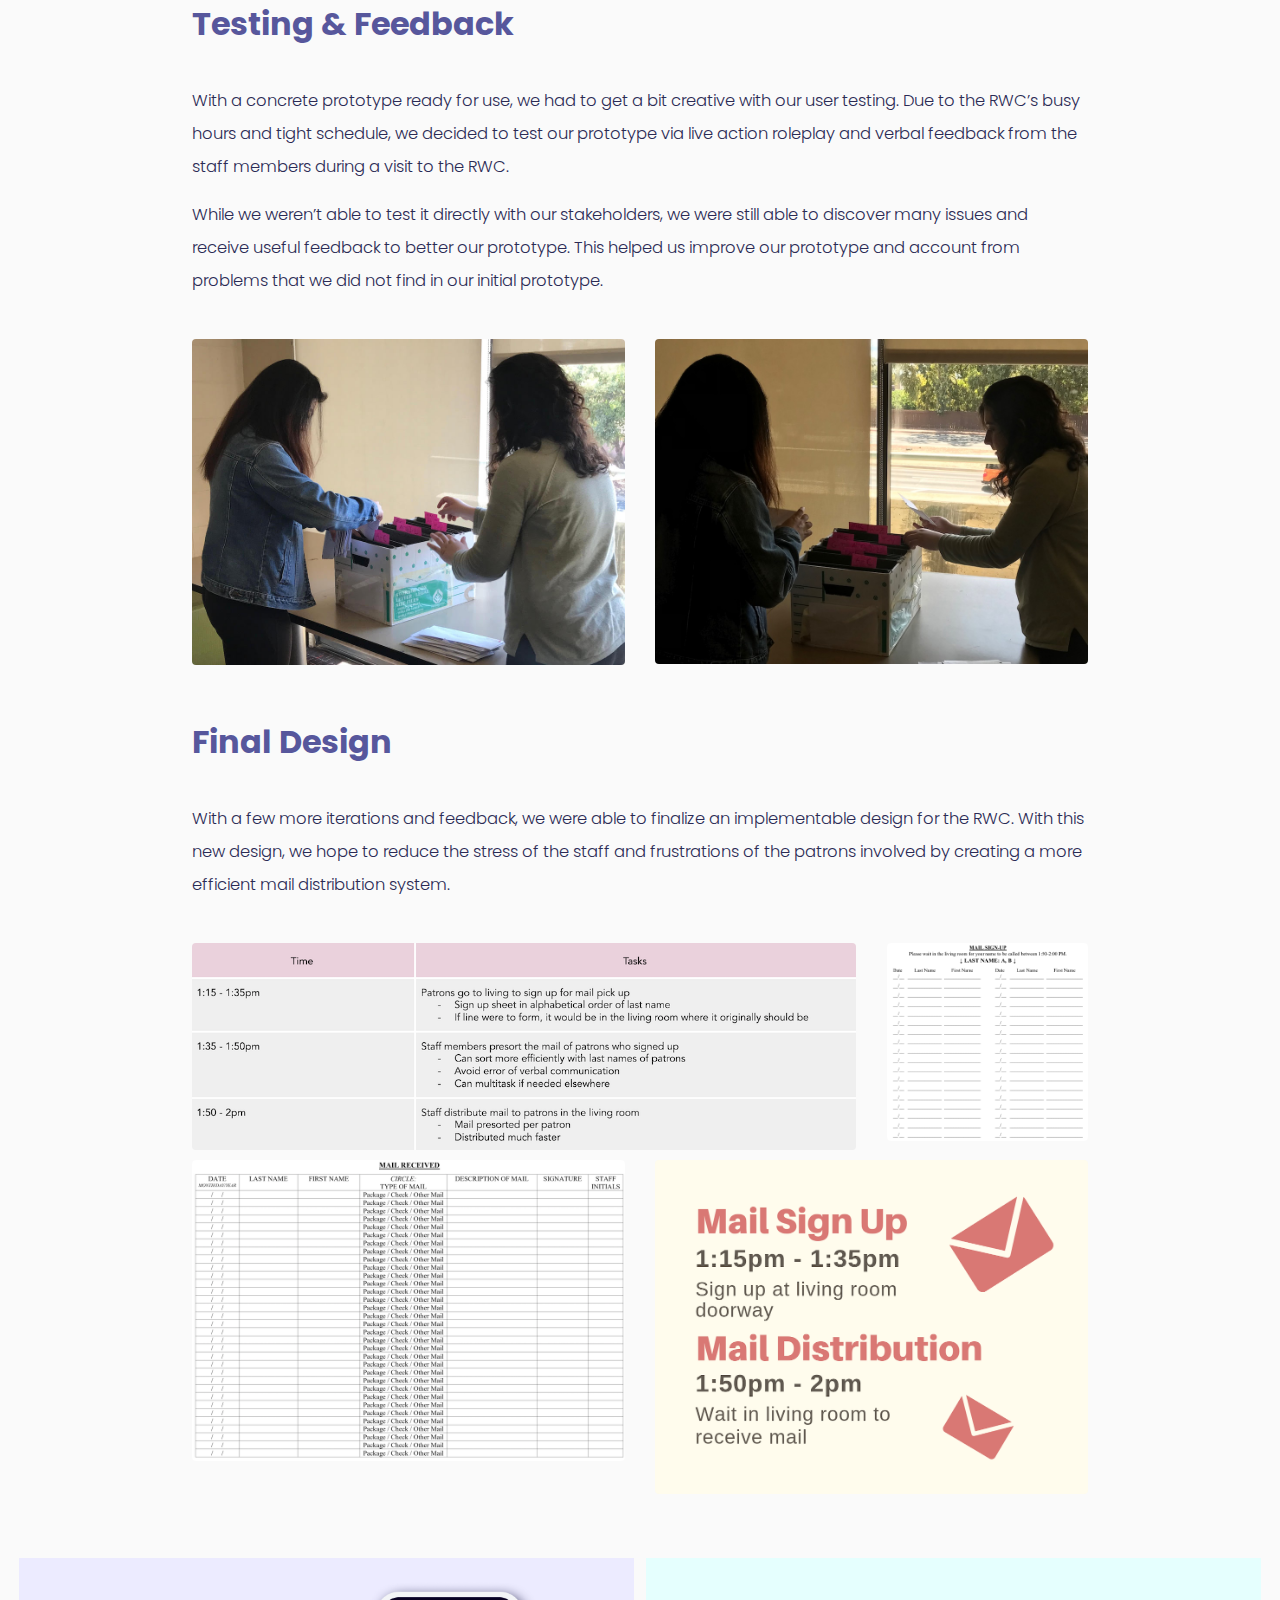
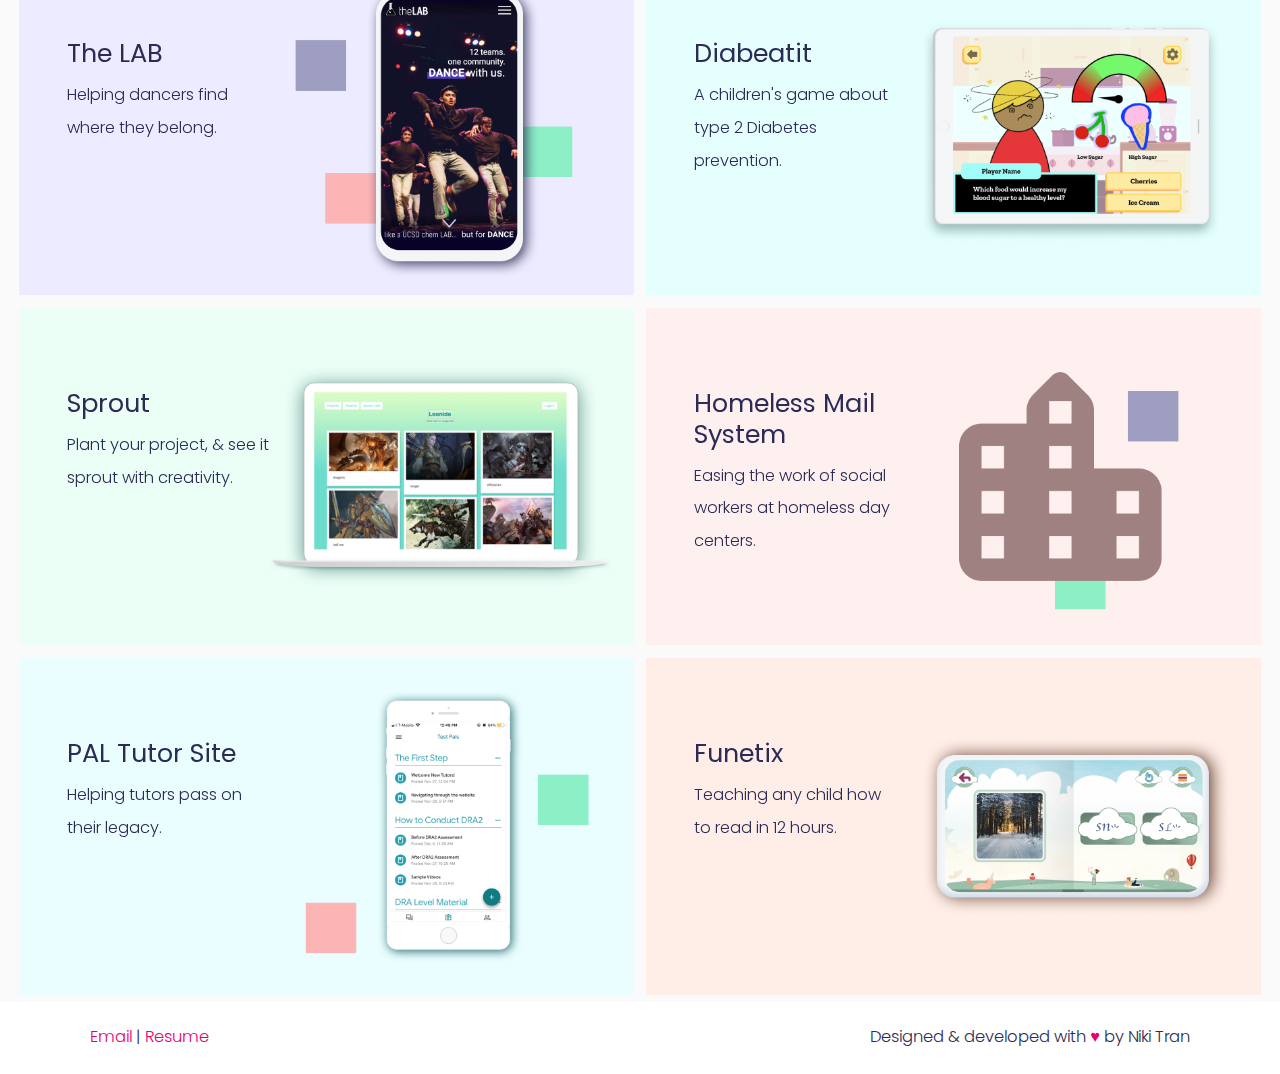
<file: House.html>
<!DOCTYPE html>
<html lang="en">

<head>
    <title>Niki Tran</title>
    <meta charset="utf-8">
    <meta name="viewport" content="width=device-width, initial-scale=1">
    <link rel="stylesheet" href="https://maxcdn.bootstrapcdn.com/bootstrap/4.1.3/css/bootstrap.min.css">
    <link rel="stylesheet" href="css/main.css">
    <link rel="stylesheet" href="css/animate.css">
    <link rel="preconnect" href="https://fonts.gstatic.com">
    <link href="https://fonts.googleapis.com/css2?family=Poppins:wght@300;500;700&family=Ubuntu:wght@700&display=swap"
        rel="stylesheet">
    <script src="https://ajax.googleapis.com/ajax/libs/jquery/3.3.1/jquery.min.js"></script>
    <script src="https://cdnjs.cloudflare.com/ajax/libs/popper.js/1.14.3/umd/popper.min.js"></script>
    <script src="https://maxcdn.bootstrapcdn.com/bootstrap/4.1.3/js/bootstrap.min.js"></script>
</head>
<meta name="viewport" content="width=device-width, initial-scale=1.0">

<body>
    <!-- Navbar -->

    <nav class="navbar fixed-top navbar-expand-md navbar-light navbar-align-right" id="myTopnav">
        <!-- Brand/logo -->
        <a class="navbar-brand" href="index.html">Home</a>
        <button class="navbar-toggler" type="button" data-toggle="collapse" data-target="#collapsibleNavbar">
            <span class="navbar-toggler-icon"></span>
        </button>

        <!-- Links -->
        <div class="collapse navbar-collapse" id="collapsibleNavbar">
            <ul class="navbar-nav">
                <li class="nav-item">
                    <a class="nav-link" href="index.html#ux">UX Design</a>
                <li class="nav-item">
                    <a class="nav-link" href="visuals.html">Visuals</a>
                </li>
                <li class="nav-item">
                    <a class="nav-link" target="_blank" href="Resume.pdf">Resume</a>
                </li>
                <li class="nav-item">
                    <a class="nav-link" href="About.html">About</a>
                </li>
            </ul>
    </nav>

    <!-- PAGE CONTENT -->


    <div class="jumbotron" id="werk">
        <div class="row">
            <div class="col-sm-12">
                <img class="img-fluid mx-auto d-block rounded animated fadeIn delay-0.10s"
                    src="images/hscv.png" />
            </div>
        </div>
        <div class="row" id="title">
            <div class="col-md-12">
                <h1 class="animated fadeIn delay-0.10s"><b>Homeless Mail System</b></h1>
            </div>
        </div>
        <div class="row">
            <div class="col-md-6">
                <p class="animated fadeIn delay-0.10s"><b>Challenge</b><br />
                    How can we make the daily operations of a Homeless Center run more efficiently at a low cost?
                </p>
                <div class="row">
                    <div class="col-md-6">
                        <p class="animated fadeIn delay-0.10s"><b>Tools</b><br />
                            Interviews & Observations, Personas, Storyboarding, Prototyping
                        </p>
                    </div>
                    <div class="col-md-6">
                        <p class="animated fadeIn delay-0.10s"><b>Role</b><br />
                            Researcher, UX Designer
                        </p>
                    </div>
                </div>
            </div>

            <div class="col-md-6 animated fadeIn delay-0.10s" rowspan="2">
                <h3>Solution</h3>
                <p>A mail system that is less dependent on the staff members and gives patrons more agency in their use of time
                </p>
            </div>
        </div>
        <div class="row">
            <div class="col-sm-12">
                <p class="animated fadeIn delay-0.10s">With the fourth highest homeless population in the US, San Diego’s resources runs thin when it comes to serving people suffering from housing insecurity. As people passionate about serving the community, my design team wanted to work with current organizations that already serve the homeless population. While housing insecurity is a big problem to tackle, we believe that helping people that already have a foundation in this issue would allow us to alleviate some of their hardships while contributing to our local homeless community in a meaningful way.
                </p>
            </div>
        </div>


        <!-- Process -->
        <div class="row">
            <div class="col-sm-12">
                <h3>Needfinding</h3>
                <p>Rather than pinpoint a problem ourselves, we decided to explore the areas of interest and see what
                    key insights we would discover. Setting out for field days, we visited multiple homeless shelters
                    and day centers to have a conversation with the people who frequent them, names left out for
                    confidentiality. One of our key findings was that due to many regulations and underfunding,
                    inefficiencies in these spaces arise and bigger problems constrain the staff from being able to fix
                    them.
                </p>

                <p>Along with the visits and information from various housing insecurity organizations in San Diego, we
                    were lucky to find an organization that was very willing to work with us. The RWC is a day center
                    specifically for women who are homeless, and working with them was a great opportunity for us to
                    focus on one organization and ensure we would be able to feasibly contribute to a community. Their
                    staff and volunteers, though small in number, are passionate people who put their time and effort in
                    helping the women suffering from housing insecurity.</p>
            </div>
        </div>
        <div class="row">
            <div class="col-sm-12">
                <h3>Interviews & Observations</h3>
                <p>With our area of interest narrowed to RWC, we then began conducting interviews with the people who
                    frequent the center and observations of how the space is run. We narrowed our stakeholders to three
                    specific categories: patrons, staff members, and the umbrella organization that the RWC was under.
                </p>
                <div class="row">
                    <div class="col-sm-1">
                    </div>
                    <div class="col-sm-10">
                        <img class="img-fluid mx-auto d-block rounded animated fadeIn delay-0.95s"
                            src="images/hssh.png" />
                    </div>
                    <div class="col-sm-1">
                    </div>
                </div>
                <p>A big constraint we had while interviewing was the safety of the women who frequented the center, the
                    time that the staff had available to talk to us, and what the umbrella organization would allow us
                    to design. We wanted to be mindful as outsiders in a safe space for these patrons and not take too
                    much of the RWC’s time. This meant multiple visits in small pairings and observations when the staff
                    members could conduct their tasks without staying with us. We also had to be aware that big changes
                    in the RWC would prove difficult because of regulations and restrictions created by their umbrella
                    organization. Below are photos of us doing observations of their mail distribution while ensuring
                    people's privacy. We would later find that these observations were key to our designs.</p>
            </div>
        </div>
        <div class="row">
            <div class="col-sm-5">
                <img class="img-fluid mx-auto d-block rounded animated fadeIn delay-0.95s" src="images/hsmail2.JPG" />
            </div>
            <div class="col-sm-7">
                <img class="img-fluid mx-auto d-block rounded animated fadeIn delay-0.95s" src="images/hsmailobs.png" />
            </div>
        </div>
        <div class="row">
            <div class="col-sm-12">
                <h3>Problem Spaces</h3>
                <p>While we had some constraints, our stakeholders’ willingness to help gave us a multitude of insights.
                    RWC provides a wide array of services and programs for its homeless patrons, but we found that many
                    of these avenues of support have obstacles that undermine their effectiveness. While we worked to
                    further scope down on issues within RWC, our affinity diagram revealed several small problems that
                    occur frequently within the space. As we worked and replotted, we found that many of these smaller
                    issues could branch back to a result of a handful of design issues. Among these few design issues,
                    our team identified three key design problems that we want to delve into: mail services, patron
                    involvement, and patron belongings. </p>
            </div>
        </div>
        <div class="row">
            <div class="col-sm-1">
            </div>
            <div class="col-sm-10">
                <img class="img-fluid mx-auto d-block rounded animated fadeIn delay-0.95s" src="images/hsad.png" />
            </div>
            <div class="col-sm-1">
            </div>
        </div>
        <div class="row">
            <div class="col-sm-12">
                <h3>Personas & Storyboards</h3>
                <p>
                    With possible problem spaces to explore, we began creating personas and storyboards that would
                    reflect the emotions and actions that our stakeholders experienced in these spaces. This was crucial
                    in creating a narrative that would help us as designers delve deeper into the issue and better
                    understand the people involved in these scenarios.
                </p>
                <p>One of the key insights I received from this was understanding the difference between the patron’s
                    and staff’s perspective. It is important to me as a designer to ensure that all the people who would
                    use the design would be accounted for as one solution for one group won’t always benefit the other
                    groups involved. The storyboards reminded me to keep that in mind when continuing in this project.
                </p>
            </div>
        </div>
        <div class="row">
            <div class="col-sm-12">
                <h3>Ideation & Prototyping</h3>
                <p>With mail services, patron involvement, and managing patron belongings being our main categories, we
                    began brainstorming possible solutions no matter how big. While we wanted to focus on creating
                    something feasible for the RWC, designing outside of the box at first would allow us to have
                    everything on the table, share amongst ourselves, and see what concepts could become feasible with
                    some tweaks and influence from each other and our insights.
                </p>
                <p>Eventually we decided to focus on mail distribution as our main problem space due to its high
                    likelihood of implementation. With that, we began ideating more concrete designs and prototyping how
                    they would look like. We eventually focused in on redesigning the entire mail distribution system.
                </p>
            </div>
        </div>
        <div class="row">
            <div class="col-sm-1">
            </div>
            <div class="col-sm-10">
                <img class="img-fluid mx-auto d-block rounded animated fadeIn delay-0.95s" src="images/hsid.png" />
            </div>
            <div class="col-sm-1">
            </div>
        </div>
        <div class="row">
            <div class="col-sm-12">
                <h3>Testing & Feedback</h3>
                <p>With a concrete prototype ready for use, we had to get a bit creative with our user testing. Due to
                    the RWC’s busy hours and tight schedule, we decided to test our prototype via live action roleplay
                    and verbal feedback from the staff members during a visit to the RWC.
                </p>
                <p>While we weren’t able to test it directly with our stakeholders, we were still able to discover many
                    issues and receive useful feedback to better our prototype. This helped us improve our prototype and
                    account from problems that we did not find in our initial prototype.
                </p>
            </div>
        </div>
        <div class="row">
            <div class="col-sm-6">
                <img class="img-fluid mx-auto d-block rounded animated fadeIn delay-0.95s" src="images/hslarp1.jpg" />
            </div>
            <div class="col-sm-6">
                <img class="img-fluid mx-auto d-block rounded animated fadeIn delay-0.95s" src="images/hslarp2.JPG" />
            </div>
        </div>
        <div class="row">
            <div class="col-sm-12">
                <h3>Final Design</h3>
                <p>With a few more iterations and feedback, we were able to finalize an implementable design for the
                    RWC. With this new design, we hope to reduce the stress of the staff and frustrations of the patrons
                    involved by creating a more efficient mail distribution system.</p>
            </div>
        </div>
        <div class="row">
            <div class="col-sm-9">
                <img class="img-fluid mx-auto d-block rounded animated fadeIn delay-0.95s" src="images/hssched.png" />
            </div>
            <div class="col-sm-3">
                <img class="img-fluid mx-auto d-block rounded animated fadeIn delay-0.95s" src="images/hsfi.png" />
            </div>
        </div>
        <div class="row" id="imgrow">
            <div class="col-sm-6">
                <img class="img-fluid mx-auto d-block rounded animated fadeIn delay-0.95s" src="images/hscheck.png" />
            </div>
            <div class="col-sm-6">
                <img class="img-fluid mx-auto d-block rounded animated fadeIn delay-0.95s" src="images/hssign.png" />
            </div>
        </div>
    </div>

    
    <!-- CARDS -->

    <div class="row no-gutters" id="ux">
        <div class="col-md-6 animated fadeIn" id="card" onclick="window.location.href='Lab.html'">
            <div class="hovereffect">
                <img class="img-responsive" src="images/labban.png" alt="">
                <div class="overlay">
                    <h4>The LAB</h4>
                    <p>Helping dancers find where they belong.</p>
                </div>
            </div>
        </div>
        <div class="col-md-6 animated fadeIn" id="card" onclick="window.location.href='diabeatit.html'">
            <div class="hovereffect">
                <img class="img-responsive" src="images/dbban.png" alt="">
                <div class="overlay">
                    <h4>Diabeatit</h4>
                    <p>A children's game about type 2 Diabetes prevention.</p>
                </div>
            </div>
        </div>
        <div class="col-md-6 animated fadeIn" id="card" onclick="window.location.href='Sprout.html'">
            <div class="hovereffect">
                <img class="img-responsive" src="images/spban.png" alt="">
                <div class="overlay">
                    <h4>Sprout</h4>
                    <p>Plant your project, & see it sprout with creativity.</p>
                </div>
            </div>
        </div>
        <div class="col-md-6 animated fadeIn" id="card" onclick="window.location.href='House.html'">
            <div class="hovereffect">
                <img class="img-responsive" src="images/hsban.png" alt="">
                <div class="overlay">
                    <h4>Homeless Mail System</h4>
                    <p>Easing the work of social workers at homeless day centers.</p>
                </div>
            </div>
        </div>
        <div class="col-md-6 animated fadeIn" id="card" onclick="window.location.href='PAL.html'">
            <div class="hovereffect">
                <img class="img-responsive" src="images/palban.png" alt="">
                <div class="overlay">
                    <h4>PAL Tutor Site</h4>
                    <p>Helping tutors pass on their legacy.</p>
                </div>
            </div>
        </div>
        <div class="col-md-6 animated fadeIn" id="card" onclick="window.location.href='funetix.html'">
            <div class="hovereffect">
                <img class="img-responsive" src="images/fxban.png" alt="">
                <div class="overlay">
                    <h4>Funetix</h4>
                    <p>Teaching any child how to read in 12 hours.</p>
                </div>
            </div>
        </div>
    </div>


    <!-- Footer -->

    <div class="footer">
        <div id="footnote">
            <p><a href="mailto:niki.tran72@gmail.com" target="_blank">Email</a> | <a href="Resume.pdf"
                    target="_blank">Resume</a> <span style="float: right;">Designed & developed with <span
                        style="color: #e7006f"> &hearts;</span> by Niki Tran</span></p>
        </div>
    </div>
</body>

</html>
</file>
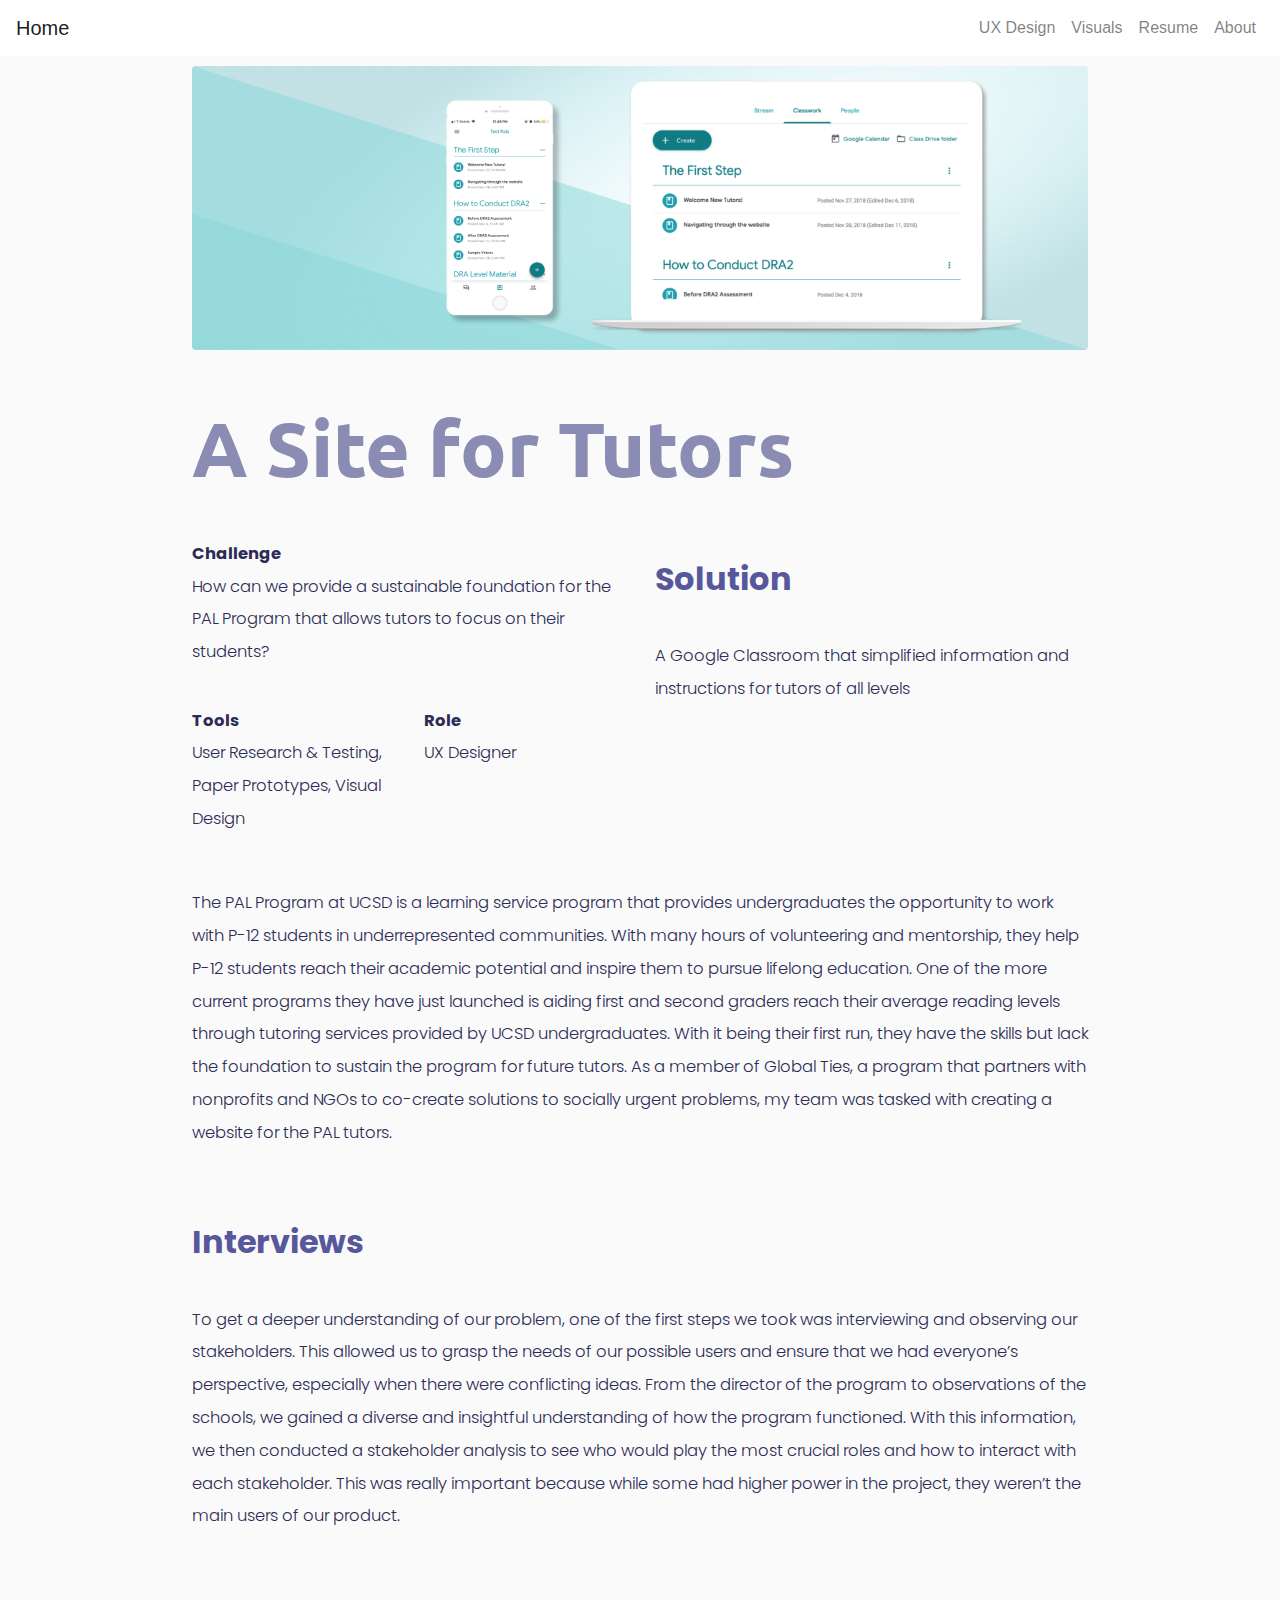
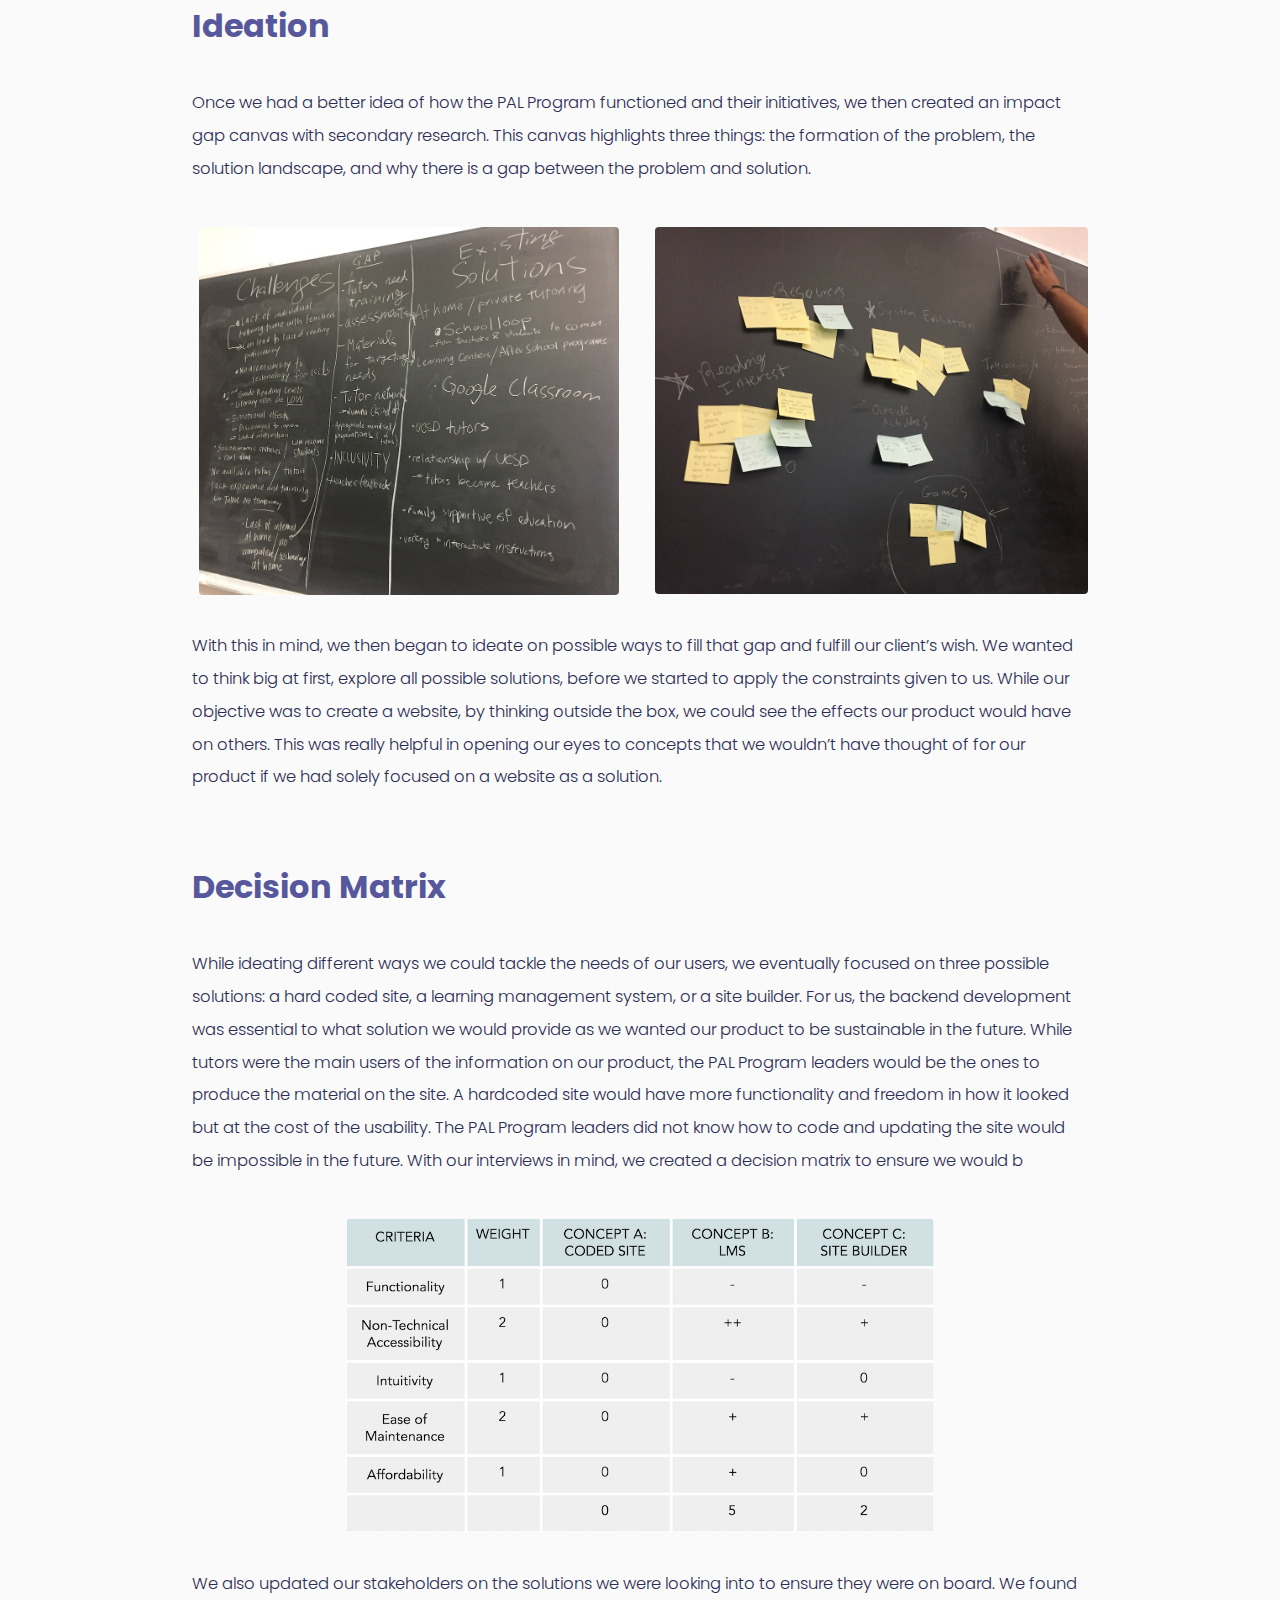
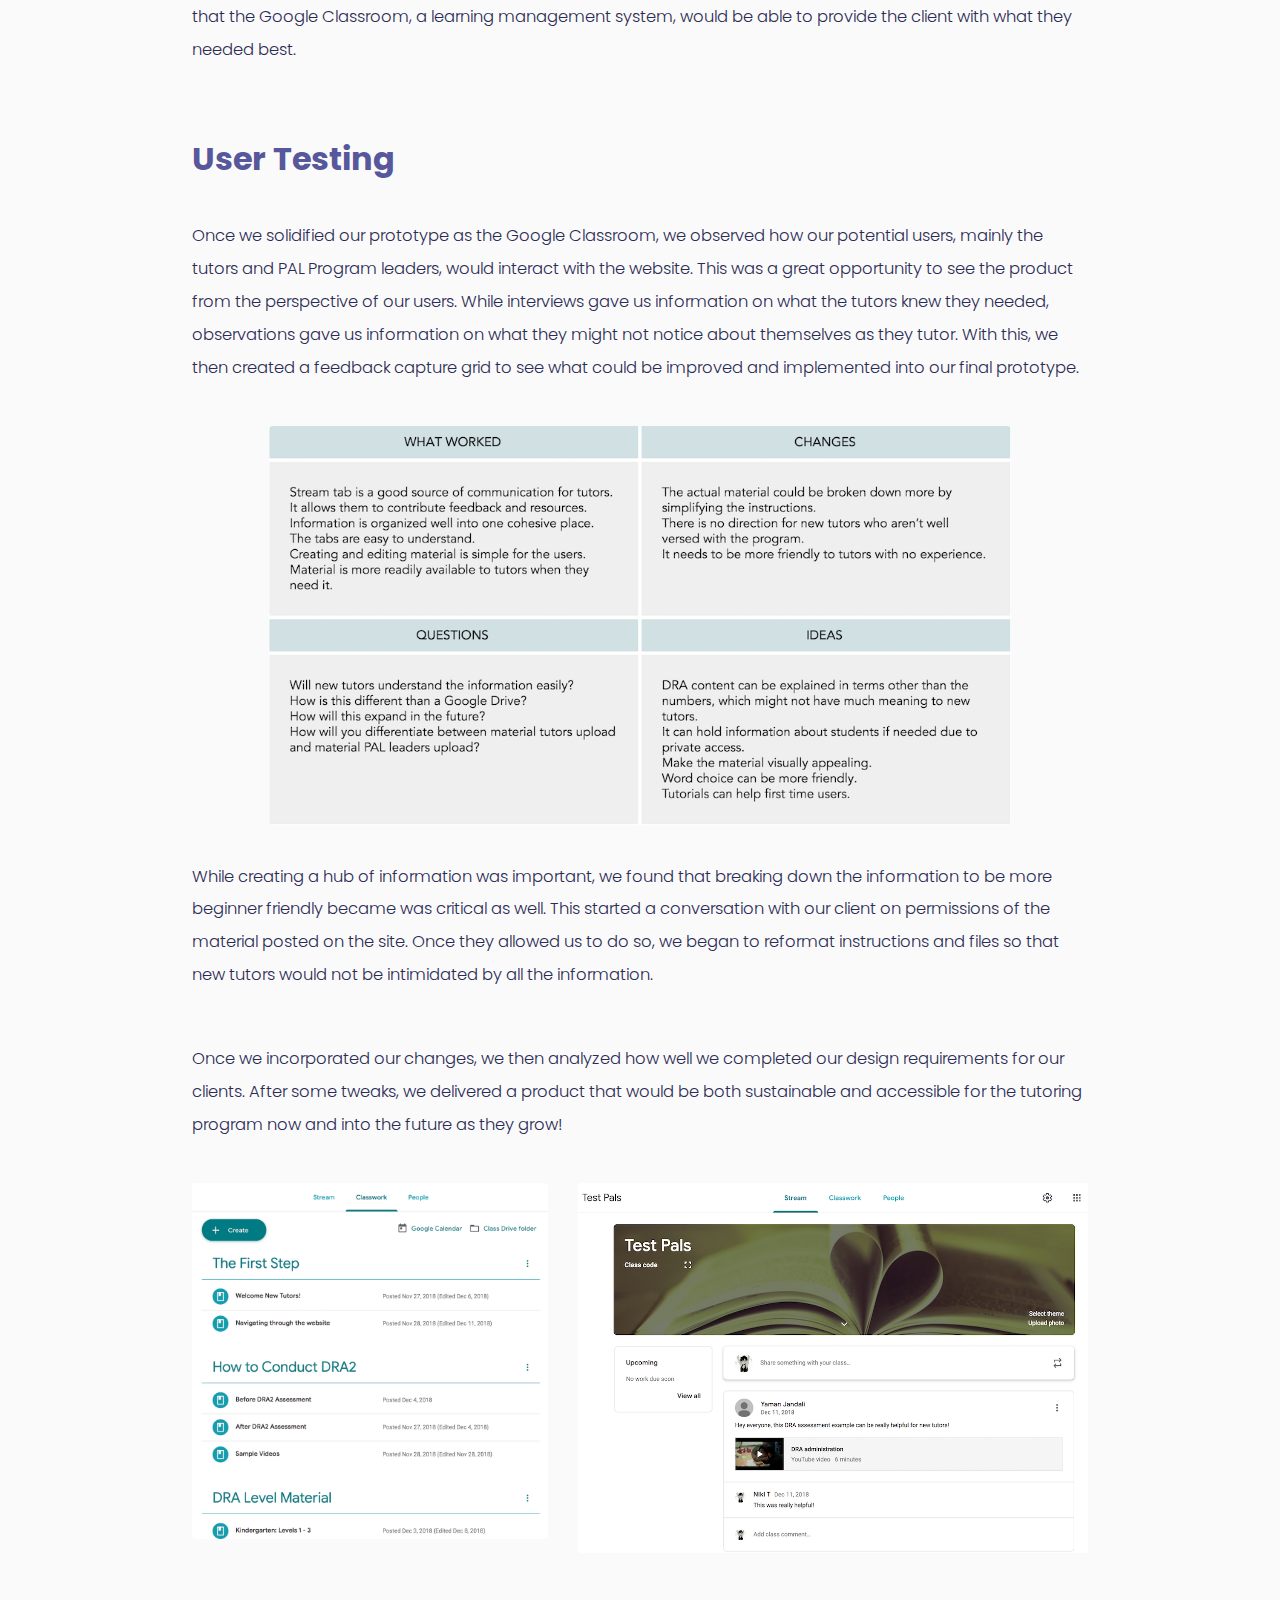
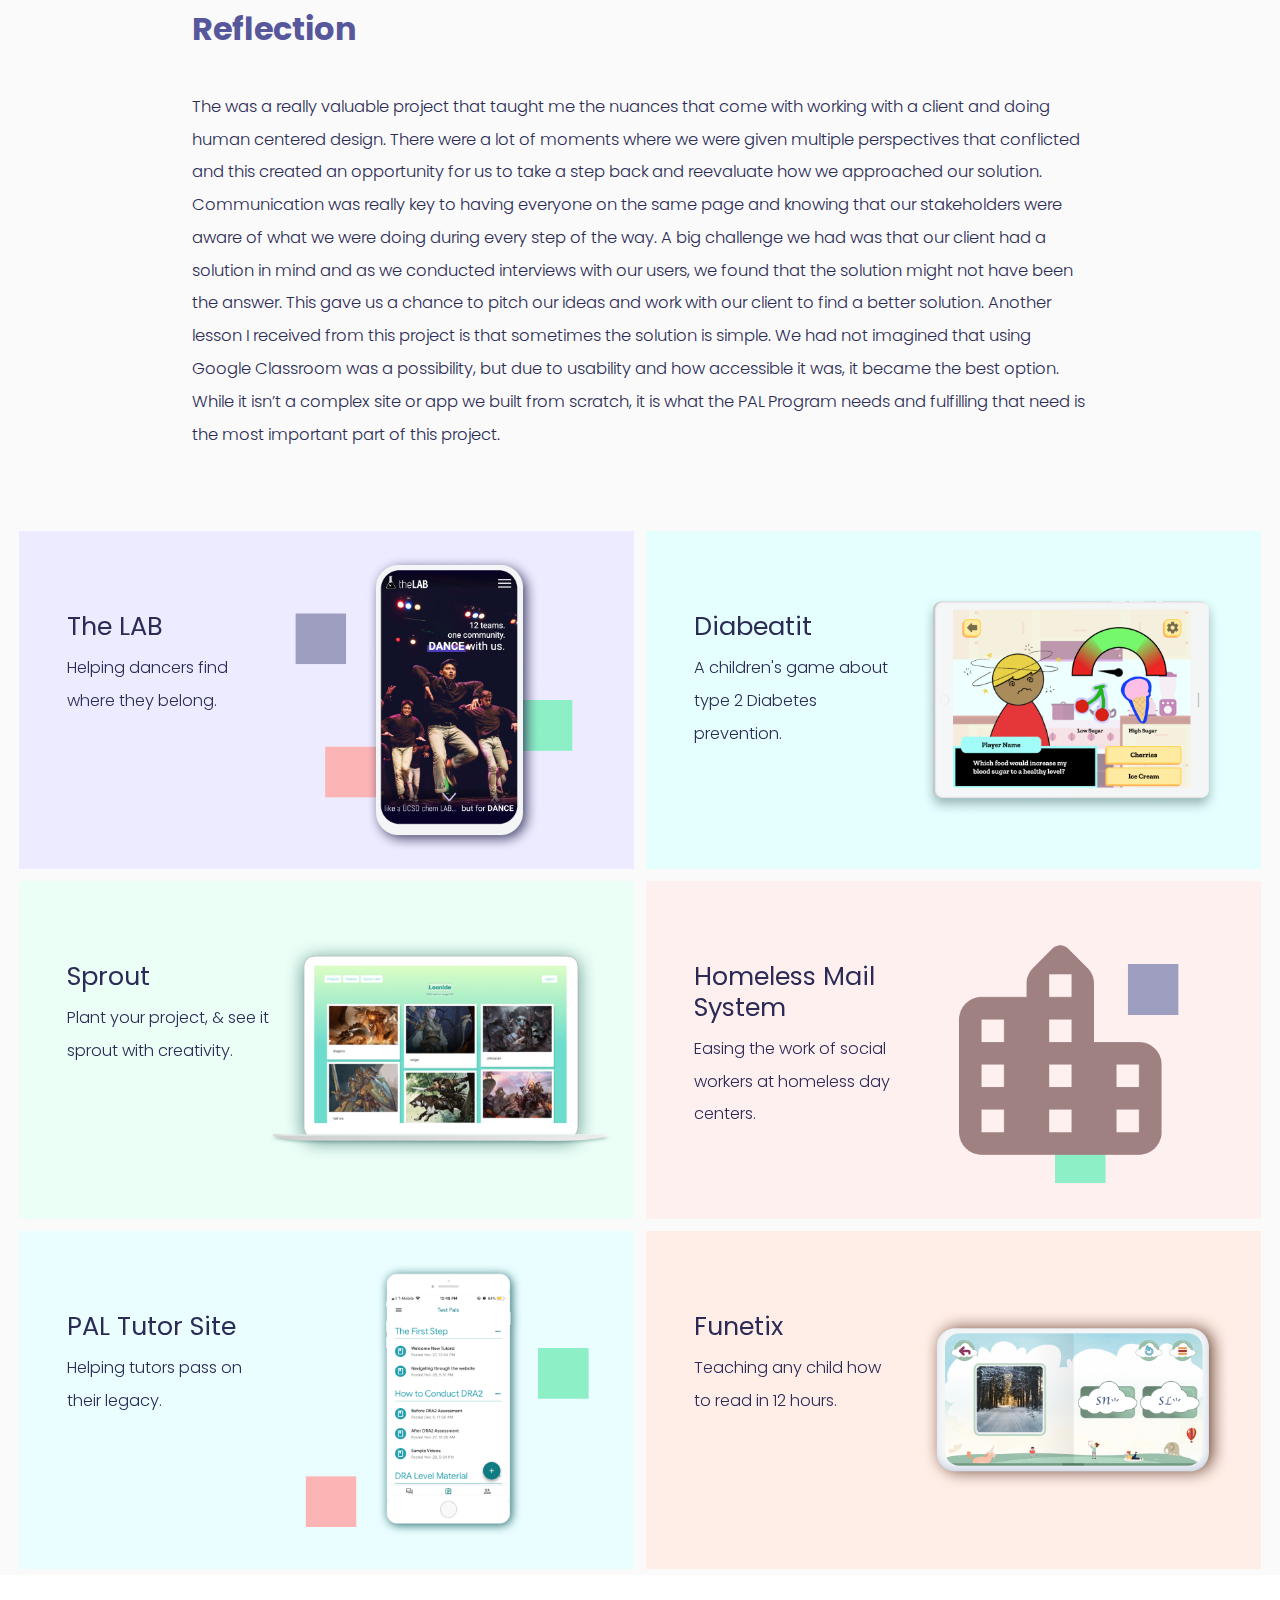
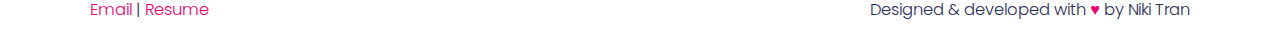
<file: PAL.html>
<!DOCTYPE html>
<html lang="en">

<head>
    <title>Niki Tran</title>
    <meta charset="utf-8">
    <meta name="viewport" content="width=device-width, initial-scale=1">
    <link rel="stylesheet" href="https://maxcdn.bootstrapcdn.com/bootstrap/4.1.3/css/bootstrap.min.css">
    <link rel="stylesheet" href="css/main.css">
    <link rel="stylesheet" href="css/animate.css">
    <link rel="preconnect" href="https://fonts.gstatic.com">
    <link href="https://fonts.googleapis.com/css2?family=Poppins:wght@300;500;700&family=Ubuntu:wght@700&display=swap"
        rel="stylesheet">
    <script src="https://ajax.googleapis.com/ajax/libs/jquery/3.3.1/jquery.min.js"></script>
    <script src="https://cdnjs.cloudflare.com/ajax/libs/popper.js/1.14.3/umd/popper.min.js"></script>
    <script src="https://maxcdn.bootstrapcdn.com/bootstrap/4.1.3/js/bootstrap.min.js"></script>
</head>
<meta name="viewport" content="width=device-width, initial-scale=1.0">

<body>
    <!-- Navbar -->

    <nav class="navbar fixed-top navbar-expand-md navbar-light navbar-align-right" id="myTopnav">
        <!-- Brand/logo -->
        <a class="navbar-brand" href="index.html">Home</a>
        <button class="navbar-toggler" type="button" data-toggle="collapse" data-target="#collapsibleNavbar">
            <span class="navbar-toggler-icon"></span>
        </button>

        <!-- Links -->
        <div class="collapse navbar-collapse" id="collapsibleNavbar">
            <ul class="navbar-nav">
                <li class="nav-item">
                    <a class="nav-link" href="index.html#ux">UX Design</a>
                <li class="nav-item">
                    <a class="nav-link" href="visuals.html">Visuals</a>
                </li>
                <li class="nav-item">
                    <a class="nav-link" target="_blank" href="Resume.pdf">Resume</a>
                </li>
                <li class="nav-item">
                    <a class="nav-link" href="About.html">About</a>
                </li>
            </ul>
    </nav>

    <!-- PAGE CONTENT -->


    <div class="jumbotron" id="werk">
        <div class="row">
            <div class="col-sm-12">
                <img class="img-fluid mx-auto d-block rounded animated fadeIn delay-0.10s"
                    src="images/palcv.png" />
            </div>
        </div>
        <div class="row" id="title">
            <div class="col-md-12">
                <h1 class="animated fadeIn delay-0.10s"><b>A Site for Tutors</b></h1>
            </div>
        </div>
        <div class="row">
            <div class="col-md-6">
                <p class="animated fadeIn delay-0.10s"><b>Challenge</b><br />
                    How can we provide a sustainable foundation for the PAL Program that allows tutors to focus on their
                    students?
                </p>
                <div class="row">
                    <div class="col-md-6">
                        <p class="animated fadeIn delay-0.10s"><b>Tools</b><br />
                            User Research & Testing, Paper Prototypes, Visual Design
                        </p>
                    </div>
                    <div class="col-md-6">
                        <p class="animated fadeIn delay-0.10s"><b>Role</b><br />
                            UX Designer
                        </p>
                    </div>
                </div>
            </div>

            <div class="col-md-6 animated fadeIn delay-0.10s" rowspan="2">
                <h3>Solution</h3>
                <p>A Google Classroom that simplified information and instructions for tutors of all levels
                </p>
            </div>
        </div>
        <div class="row">
            <div class="col-sm-12">
                <p class="animated fadeIn delay-0.10s">The PAL Program at UCSD is a learning service program that
                    provides undergraduates the opportunity to work with P-12 students in underrepresented communities.
                    With many hours of volunteering and mentorship, they help P-12 students reach their academic
                    potential and inspire them to pursue lifelong education. One of the more current programs they have
                    just launched is aiding first and second graders reach their average reading levels through tutoring
                    services provided by UCSD undergraduates. With it being their first run, they have the skills but
                    lack the foundation to sustain the program for future tutors. As a member of Global Ties, a program
                    that partners with nonprofits and NGOs to co-create solutions to socially urgent problems, my team
                    was tasked with creating a website for the PAL tutors.
                </p>
            </div>
        </div>

        <!-- Process -->
        <div class="row">
            <div class="col-sm-12">
                <h3>Interviews</h3>
                <p>To get a deeper understanding of our problem, one of the first steps we took was interviewing and
                    observing our stakeholders. This allowed us to grasp the needs of our possible users and ensure that
                    we had everyone’s perspective, especially when there were conflicting ideas. From the director of
                    the program to observations of the schools, we gained a diverse and insightful understanding of how
                    the program functioned. With this information, we then conducted a stakeholder analysis to see who
                    would play the most crucial roles and how to interact with each stakeholder. This was really
                    important because while some had higher power in the project, they weren’t the main users of our
                    product.
                </p>
            </div>
        </div>
        <div class="row">
            <div class="col-sm-12">
                <h3>Ideation</h3>
                <p>Once we had a better idea of how the PAL Program functioned and their initiatives, we then created an
                    impact gap canvas with secondary research. This canvas highlights three things: the formation of the
                    problem, the solution landscape, and why there is a gap between the problem and solution.
                </p>
            </div>
        </div>
        <div class="row">
            <div class="col-sm-6">
                <img class="img-fluid mx-auto d-block rounded animated fadeIn delay-0.95s" src="images/ppcanvas.JPG"
                    width="97%" />
            </div>
            <div class="col-sm-6">
                <img class="img-fluid mx-auto d-block rounded animated fadeIn delay-0.95s" src="images/ppideate.JPG" />
            </div>
        </div>
        <div class="row">
            <div class="col-sm-12">
                <p>With this in mind, we then began to ideate on possible ways to fill that gap and fulfill our client’s
                    wish. We wanted to think big at first, explore all possible solutions, before we started to apply
                    the constraints given to us. While our objective was to create a website, by thinking outside the
                    box, we could see the effects our product would have on others. This was really helpful in opening
                    our eyes to concepts that we wouldn’t have thought of for our product if we had solely focused on a
                    website as a solution.
                </p>
            </div>
        </div>
        <div class="row">
            <div class="col-sm-12">
                <h3>Decision Matrix</h3>
                <p>While ideating different ways we could tackle the needs of our users, we eventually focused on three
                    possible solutions: a hard coded site, a learning management system, or a site builder. For us, the
                    backend development was essential to what solution we would provide as we wanted our product to be
                    sustainable in the future. While tutors were the main users of the information on our product, the
                    PAL Program leaders would be the ones to produce the material on the site. A hardcoded site would
                    have more functionality and freedom in how it looked but at the cost of the usability. The PAL
                    Program leaders did not know how to code and updating the site would be impossible in the future.
                    With our interviews in mind, we created a decision matrix to ensure we would b
                </p>
            </div>
        </div>
        <div class="row">
            <div class="col-sm-2">
            </div>
            <div class="col-sm-8">
                <img class="img-fluid mx-auto d-block rounded animated fadeIn delay-0.95s" src="images/ppdm.png" />
            </div>
            <div class="col-sm-2">
            </div>
        </div>
        <div class="row">
            <div class="col-sm-12">
                <p>We also updated our stakeholders on the solutions we were looking into to ensure they were on
                    board. We found that the Google Classroom, a learning management system, would be able to
                    provide the client with what they needed best.

                </p>
            </div>
        </div>
        <div class="row">
            <div class="col-sm-12">
                <h3>User Testing</h3>
                <p>Once we solidified our prototype as the Google Classroom, we observed how our potential users, mainly
                    the tutors and PAL Program leaders, would interact with the website. This was a great opportunity to
                    see the product from the perspective of our users. While interviews gave us information on what the
                    tutors knew they needed, observations gave us information on what they might not notice about
                    themselves as they tutor. With this, we then created a feedback capture grid to see what could be
                    improved and implemented into our final prototype.
                </p>
            </div>
        </div>
        <div class="row">
            <div class="col-sm-1">
            </div>
            <div class="col-sm-10">
                <img class="img-fluid mx-auto d-block rounded animated fadeIn delay-0.95s" src="images/ppfcg.png" />
            </div>
            <div class="col-sm-1">
            </div>
        </div>
        <div class="row">
            <div class="col-sm-12">
                <p>While creating a hub of information was important, we found that breaking down the information to be
                    more beginner friendly became was critical as well. This started a conversation with our client on
                    permissions of the material posted on the site. Once they allowed us to do so, we began to reformat
                    instructions and files so that new tutors would not be intimidated by all the information.
                </p>
            </div>
        </div>
        <div class="row">
            <div class="col-sm-12">
                <h43Outcome< /h3>
                    <p>Once we incorporated our changes, we then analyzed how well we completed our design requirements
                        for
                        our clients. After some tweaks, we delivered a product that would be both sustainable and
                        accessible
                        for the tutoring program now and into the future as they grow!
                    </p>
            </div>
        </div>
        <div class="row">
            <div class="col-sm-5">
                <img class="img-fluid mx-auto d-block rounded animated fadeIn delay-0.95s" src="images/ppfinal.png" />
            </div>
            <div class="col-sm-7">
                <img class="img-fluid mx-auto d-block rounded animated fadeIn delay-0.95s" src="images/ppstream.png" />
            </div>
        </div>
        <div class="row">
            <div class="col-sm-12">
                <h3>Reflection</h3>
                <p>The was a really valuable project that taught me the nuances that come with working with a client and
                    doing human centered design. There were a lot of moments where we were given multiple perspectives
                    that conflicted and this created an opportunity for us to take a step back and reevaluate how we
                    approached our solution. Communication was really key to having everyone on the same page and
                    knowing that our stakeholders were aware of what we were doing during every step of the way. A big
                    challenge we had was that our client had a solution in mind and as we conducted interviews with our
                    users, we found that the solution might not have been the answer. This gave us a chance to pitch our
                    ideas and work with our client to find a better solution. Another lesson I received from this
                    project is that sometimes the solution is simple. We had not imagined that using Google Classroom
                    was a possibility, but due to usability and how accessible it was, it became the best option. While
                    it isn’t a complex site or app we built from scratch, it is what the PAL Program needs and
                    fulfilling that need is the most important part of this project.
                </p>
            </div>
        </div>
    </div>


    <!-- CARDS -->

    <div class="row no-gutters" id="ux">
        <div class="col-md-6 animated fadeIn" id="card" onclick="window.location.href='Lab.html'">
            <div class="hovereffect">
                <img class="img-responsive" src="images/labban.png" alt="">
                <div class="overlay">
                    <h4>The LAB</h4>
                    <p>Helping dancers find where they belong.</p>
                </div>
            </div>
        </div>
        <div class="col-md-6 animated fadeIn" id="card" onclick="window.location.href='diabeatit.html'">
            <div class="hovereffect">
                <img class="img-responsive" src="images/dbban.png" alt="">
                <div class="overlay">
                    <h4>Diabeatit</h4>
                    <p>A children's game about type 2 Diabetes prevention.</p>
                </div>
            </div>
        </div>
        <div class="col-md-6 animated fadeIn" id="card" onclick="window.location.href='Sprout.html'">
            <div class="hovereffect">
                <img class="img-responsive" src="images/spban.png" alt="">
                <div class="overlay">
                    <h4>Sprout</h4>
                    <p>Plant your project, & see it sprout with creativity.</p>
                </div>
            </div>
        </div>
        <div class="col-md-6 animated fadeIn" id="card" onclick="window.location.href='House.html'">
            <div class="hovereffect">
                <img class="img-responsive" src="images/hsban.png" alt="">
                <div class="overlay">
                    <h4>Homeless Mail System</h4>
                    <p>Easing the work of social workers at homeless day centers.</p>
                </div>
            </div>
        </div>
        <div class="col-md-6 animated fadeIn" id="card" onclick="window.location.href='PAL.html'">
            <div class="hovereffect">
                <img class="img-responsive" src="images/palban.png" alt="">
                <div class="overlay">
                    <h4>PAL Tutor Site</h4>
                    <p>Helping tutors pass on their legacy.</p>
                </div>
            </div>
        </div>
        <div class="col-md-6 animated fadeIn" id="card" onclick="window.location.href='funetix.html'">
            <div class="hovereffect">
                <img class="img-responsive" src="images/fxban.png" alt="">
                <div class="overlay">
                    <h4>Funetix</h4>
                    <p>Teaching any child how to read in 12 hours.</p>
                </div>
            </div>
        </div>
    </div>


    <!-- Footer -->

    <div class="footer">
        <div id="footnote">
            <p><a href="mailto:niki.tran72@gmail.com" target="_blank">Email</a> | <a href="Resume.pdf"
                    target="_blank">Resume</a> <span style="float: right;">Designed & developed with <span
                        style="color: #e7006f"> &hearts;</span> by Niki Tran</span></p>
        </div>
    </div>
</body>

</html>
</file>
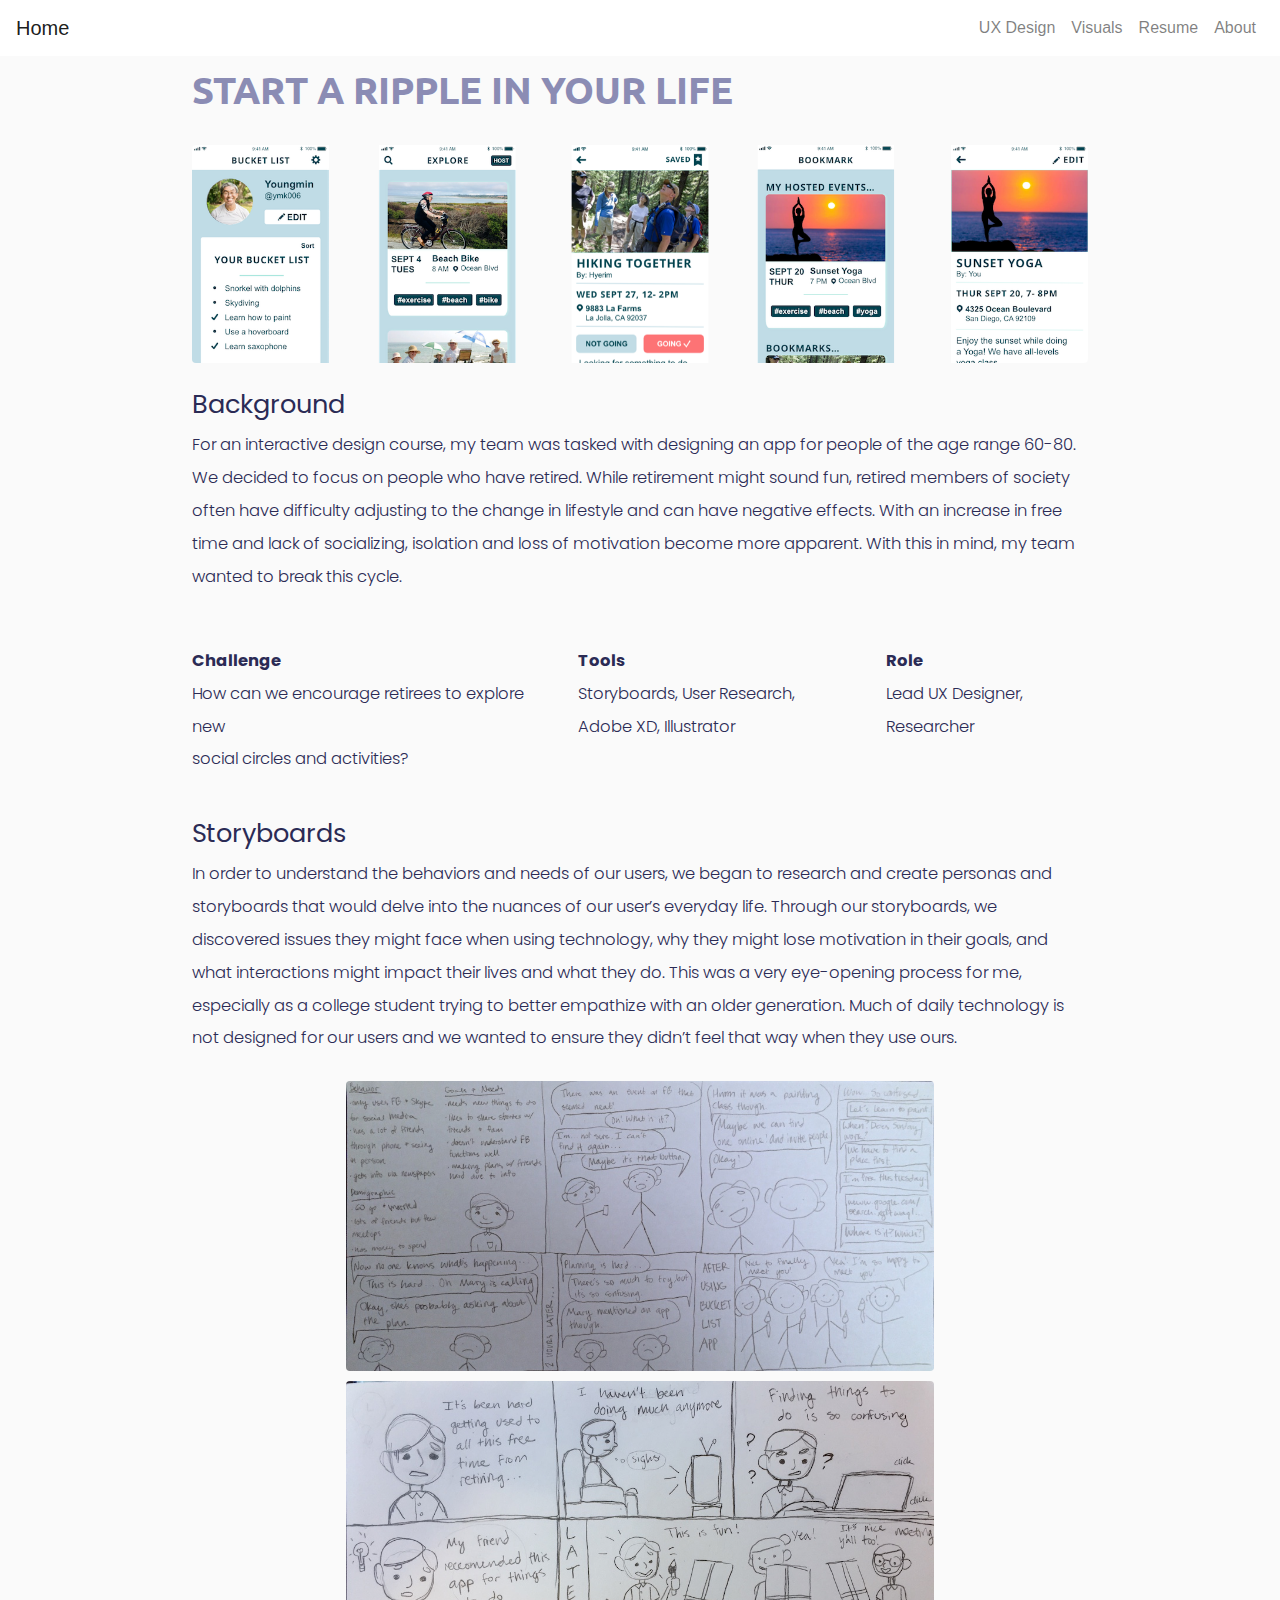
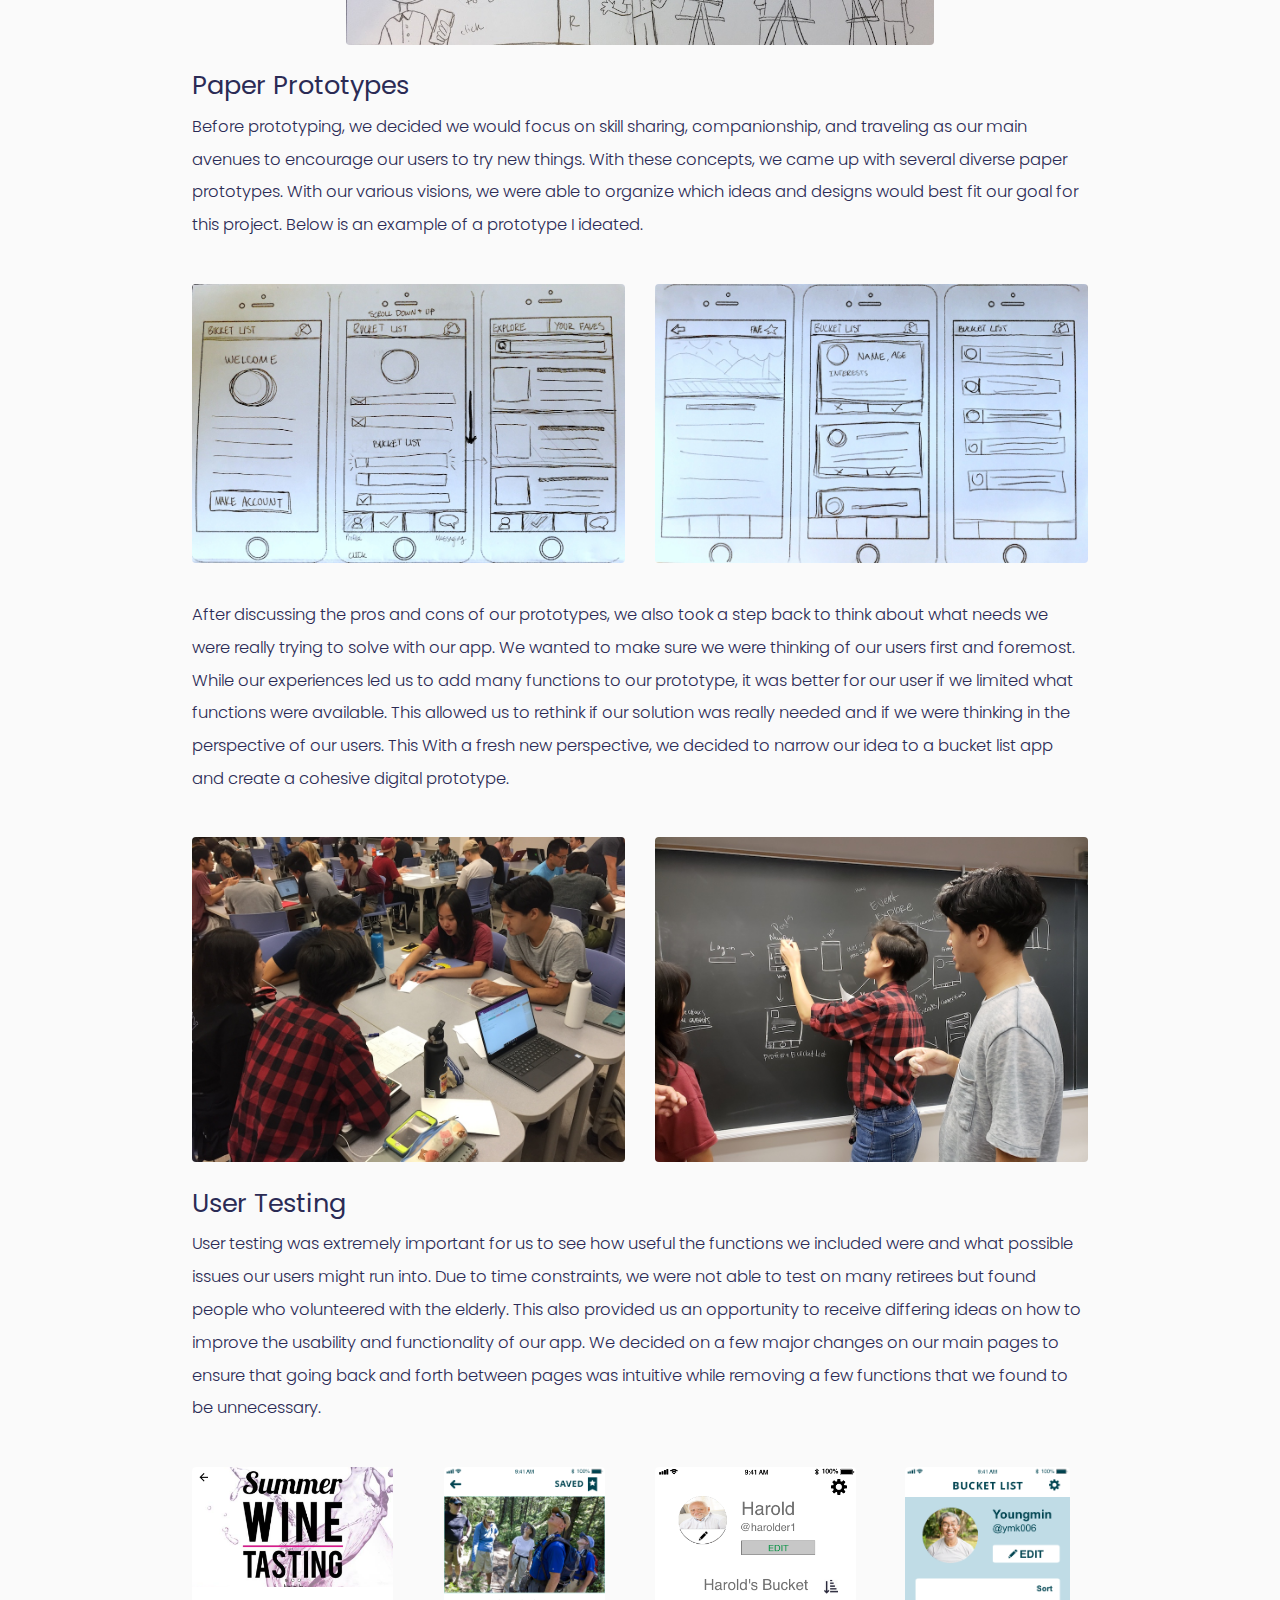
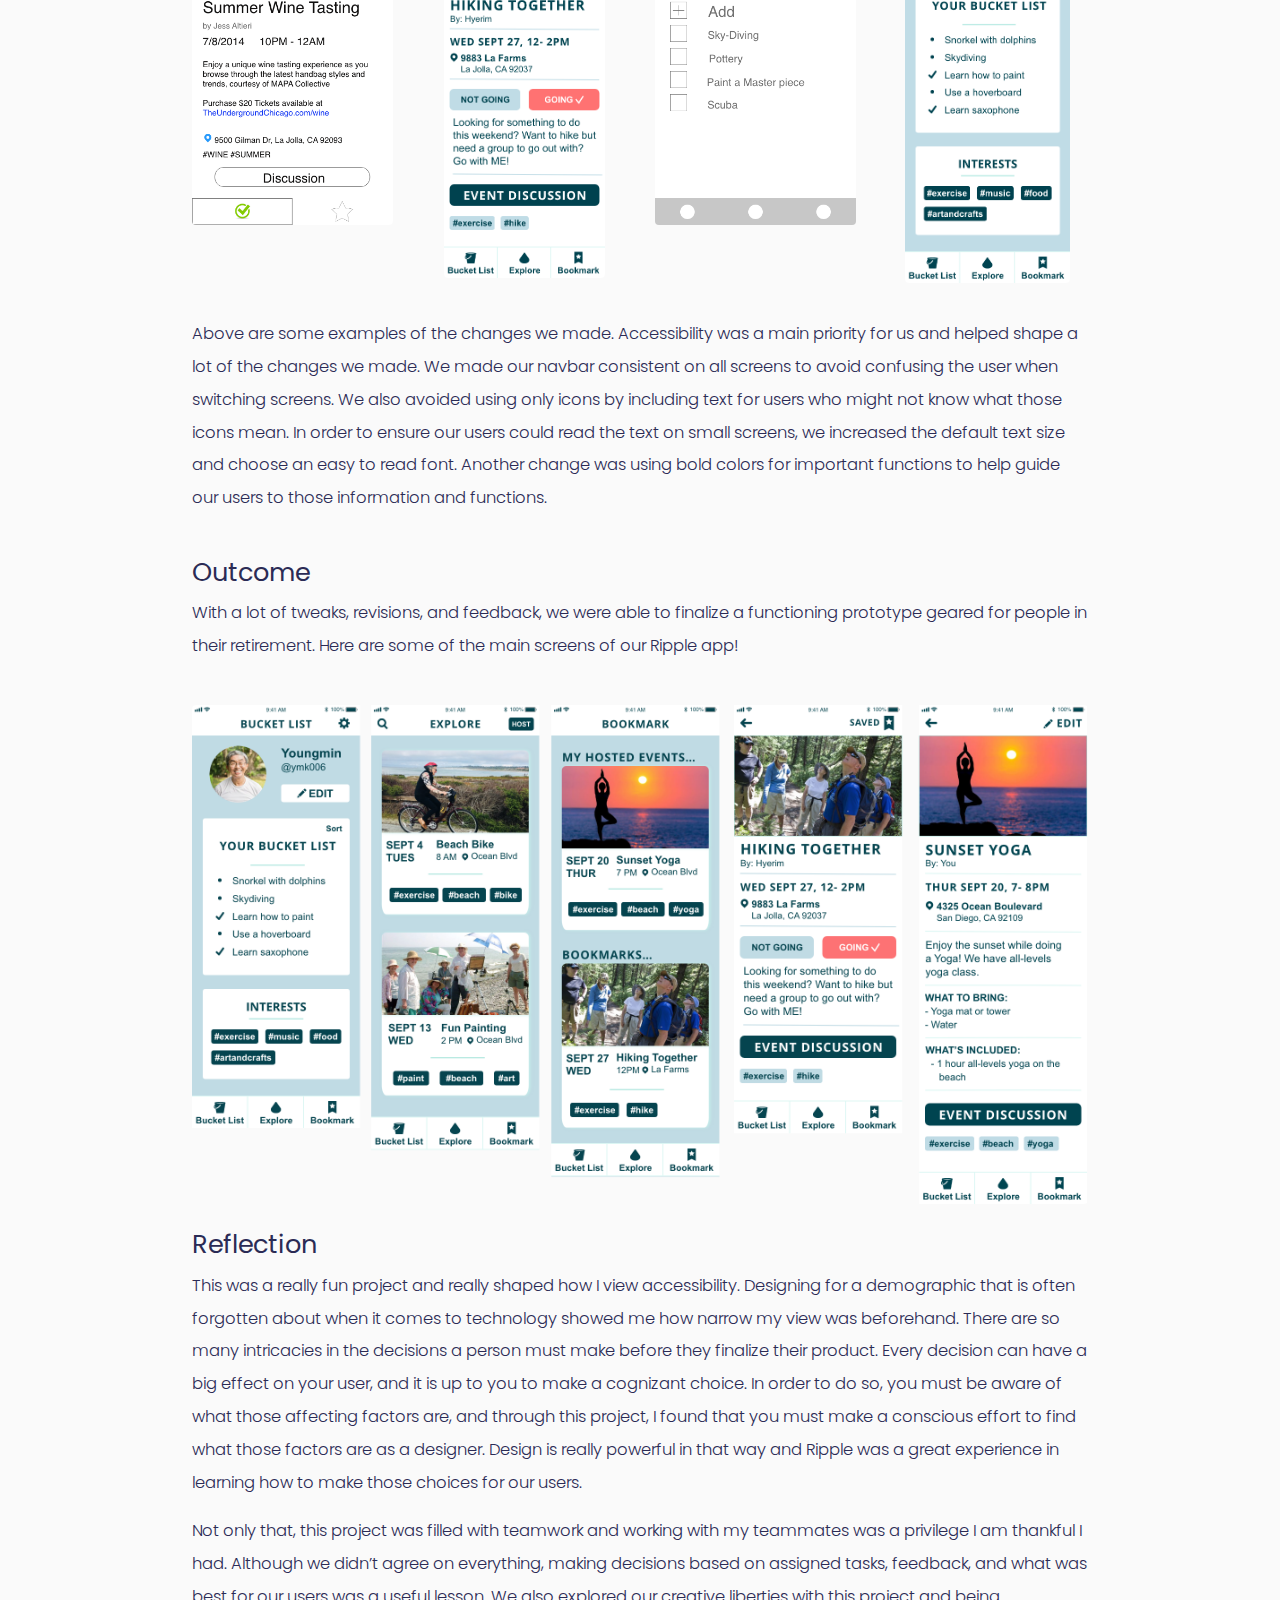
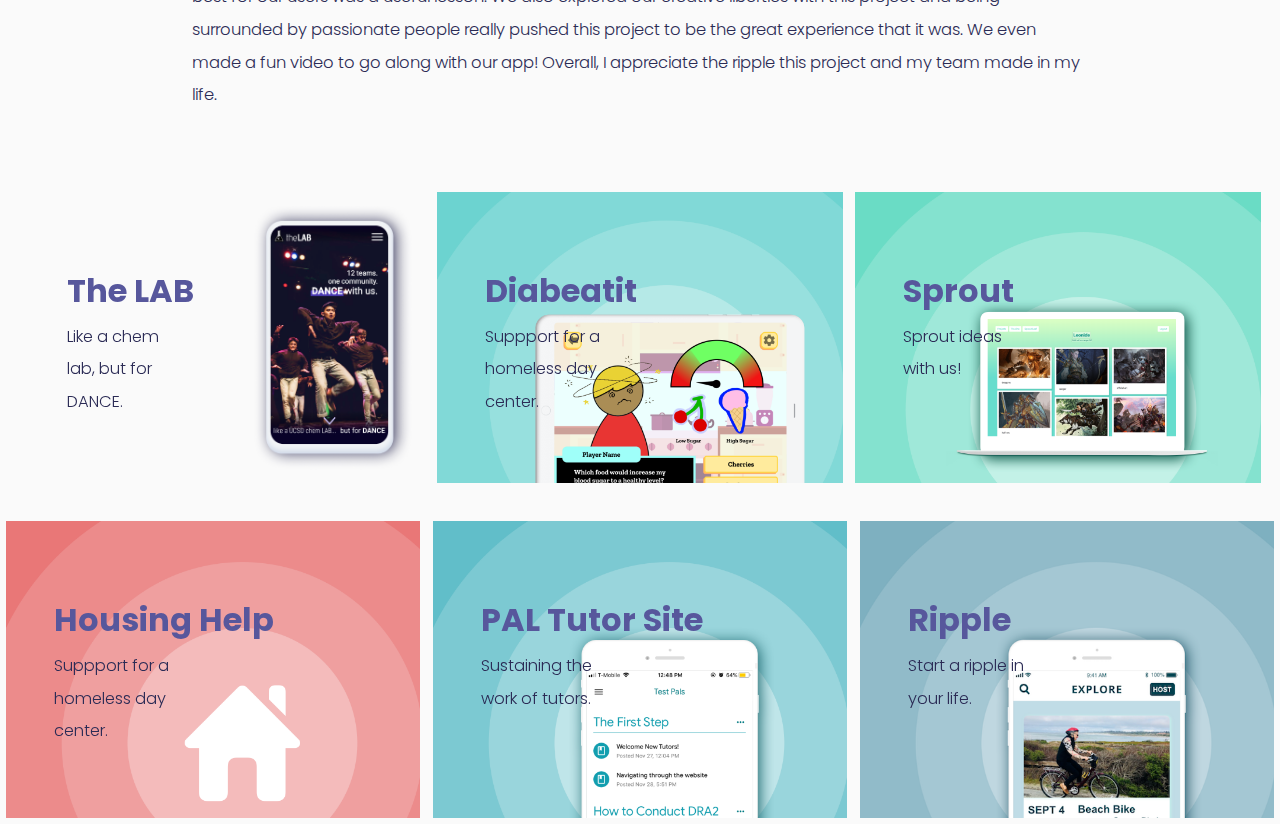
<file: Ripple.html>
<!DOCTYPE html>
<html lang="en">

<head>
    <title>Niki Tran</title>
    <meta charset="utf-8">
    <meta name="viewport" content="width=device-width, initial-scale=1">
    <link rel="stylesheet" href="https://maxcdn.bootstrapcdn.com/bootstrap/4.1.3/css/bootstrap.min.css">
    <link rel="stylesheet" href="css/main.css">
    <link rel="stylesheet" href="css/animate.css">
    <link rel="preconnect" href="https://fonts.gstatic.com">
    <link href="https://fonts.googleapis.com/css2?family=Poppins:wght@300;500;700&family=Ubuntu:wght@700&display=swap"
        rel="stylesheet">
    <script src="https://ajax.googleapis.com/ajax/libs/jquery/3.3.1/jquery.min.js"></script>
    <script src="https://cdnjs.cloudflare.com/ajax/libs/popper.js/1.14.3/umd/popper.min.js"></script>
    <script src="https://maxcdn.bootstrapcdn.com/bootstrap/4.1.3/js/bootstrap.min.js"></script>
</head>
<meta name="viewport" content="width=device-width, initial-scale=1.0">

<body>
   <!-- Navbar -->

   <nav class="navbar fixed-top navbar-expand-md navbar-light navbar-align-right" id="myTopnav">
        <!-- Brand/logo -->
        <a class="navbar-brand" href="index.html">Home</a>
        <button class="navbar-toggler" type="button" data-toggle="collapse" data-target="#collapsibleNavbar">
            <span class="navbar-toggler-icon"></span>
          </button>

        <!-- Links -->
        <div class="collapse navbar-collapse" id="collapsibleNavbar">
                <ul class="navbar-nav">
            <li class="nav-item">
                <a class="nav-link" href="index.html#ux">UX Design</a>
            <li class="nav-item">
                <a class="nav-link" href="visuals.html">Visuals</a>
            </li>
            <li class="nav-item">
                <a class="nav-link" target="_blank" href="Resume.pdf">Resume</a>
            </li>
            <li class="nav-item">
                <a class="nav-link" href="About.html">About</a>
            </li>
        </ul>
    </nav> 

<!-- PAGE CONTENT -->

    <!-- Process -->
    <div class="jumbotron" id="werk">
        <div class="row">
            <div class="col-sm-12">
                <h2 class="animated fadeIn delay-0.10s"><b>START A RIPPLE IN YOUR LIFE</b>
                </h2>
            </div>
        </div>
        <div class="row">
            <div class="col-sm-12">
                <img class="img-fluid mx-auto d-block rounded animated fadeIn delay-0.95s" src="images/ripcv.png" />
            </div>
        </div>

        <div class="row">
            <div class="col-sm-12">
                <h4>Background</h4>
                <p>For an interactive design course, my team was tasked with designing an app for people of the age
                    range 60-80. We decided to focus on people who have retired. While retirement might sound fun,
                    retired members of society often have difficulty adjusting to the change in lifestyle and can have
                    negative effects. With an increase in free time and lack of socializing, isolation and loss of
                    motivation become more apparent. With this in mind, my team wanted to break this cycle.
                </p>
            </div>
        </div>

        <div class="row">
                <div class="col-sm-5">
                    <p class="animated fadeIn delay-0.10s"><b>Challenge</b><br />
                        How can we encourage retirees to explore new<br />
                        social circles and activities?
                    </p>
                </div>
                <div class="col-sm-4">
                    <p class="animated fadeIn delay-0.10s"><b>Tools</b><br />
                        Storyboards, User Research, <br />
                        Adobe XD, Illustrator
                    </p>
                </div>
                <div class="col-sm-3">
                    <p class="animated fadeIn delay-0.10s"><b>Role</b><br />
                        Lead UX Designer, Researcher
                    </p>
                </div>
            </div>

            
        <div class="row">
            <div class="col-sm-12">
                <h4>Storyboards</h4>
                <p>In order to understand the behaviors and needs of our users, we began to research and create personas
                    and storyboards that would delve into the nuances of our user’s everyday life. Through our
                    storyboards, we discovered issues they might face when using technology, why they might lose
                    motivation in their goals, and what interactions might impact their lives and what they do. This was
                    a very eye-opening process for me, especially as a college student trying to better empathize with
                    an older generation. Much of daily technology is not designed for our users and we wanted to ensure
                    they didn’t feel that way when they use ours.
                </p>
                <div class="row">
                    <div class="col-sm-2"></div>
                    <div class="col-sm-8">
                        <img class="img-fluid mx-auto d-block rounded animated fadeIn delay-0.95s"
                            src="images/ripsbex2.JPG" />
                    </div>
                    <div class="col-sm-2"></div>
                </div>
                <div class="row" id="imgrow">
                    <div class="col-sm-2"></div>
                    <div class="col-sm-8">
                        <img class="img-fluid mx-auto d-block rounded animated fadeIn delay-0.95s"
                            src="images/ripsbex.JPEG" />
                    </div>
                    <div class="col-sm-2"></div>
                </div>
            </div>
        </div>
        <div class="row">
            <div class="col-sm-12">
                <h4>Paper Prototypes</h4>
                <p>Before prototyping, we decided we would focus on skill sharing, companionship, and traveling as our
                    main avenues to encourage our users to try new things. With these concepts, we came up with several
                    diverse paper prototypes. With our various visions, we were able to organize which ideas and designs
                    would best fit our goal for this project. Below is an example of a prototype I ideated.
                </p>
            </div>
        </div>
        <div class="row">
            <div class="col-sm-6">
                <img class="img-fluid mx-auto d-block rounded animated fadeIn delay-0.95s" src="images/ripppt.JPG" />
            </div>
            <div class="col-sm-6">
                <img class="img-fluid mx-auto d-block rounded animated fadeIn delay-0.95s" src="images/ripppt2.JPG" />
            </div>
        </div>
        <div class="row">
            <div class="col-sm-12">
                <p>After discussing the pros and cons of our prototypes, we also took a step back to think about what
                    needs we were really trying to solve with our app. We wanted to make sure we were thinking of our
                    users first and foremost. While our experiences led us to add many functions to our prototype, it
                    was better for our user if we limited what functions were available. This allowed us to rethink if
                    our solution was really needed and if we were thinking in the perspective of our users. This With a
                    fresh new perspective, we decided to narrow our idea to a bucket list app and create a cohesive
                    digital prototype.
                </p>
            </div>
        </div>
        <div class="row">
            <div class="col-sm-6">
                <img class="img-fluid mx-auto d-block rounded animated fadeIn delay-0.95s" src="images/rippt.JPG" />
            </div>
            <div class="col-sm-6">
                <img class="img-fluid mx-auto d-block rounded animated fadeIn delay-0.95s" src="images/ripid.jpg" />
            </div>
        </div>
        <div class="row">
            <div class="col-sm-12">
                <h4>User Testing</h4>
                <p>User testing was extremely important for us to see how useful the functions we included were and what
                    possible issues our users might run into. Due to time constraints, we were not able to test on many
                    retirees but found people who volunteered with the elderly. This also provided us an opportunity to
                    receive differing ideas on how to improve the usability and functionality of our app. We decided on
                    a few major changes on our main pages to ensure that going back and forth between pages was
                    intuitive while removing a few functions that we found to be unnecessary.
                </p>
            </div>
        </div>
        <div class="row">
            <div class="col-sm-3">
                <img class="img-fluid mx-auto d-block rounded animated fadeIn delay-0.95s" src="images/ripevent.png" />
            </div>
            <div class="col-sm-3">
                <img class="img-fluid mx-auto d-block rounded animated fadeIn delay-0.95s" src="images/ripevent2.png"
                    width="80%" />
            </div>
            <div class="col-sm-3">
                <img class="img-fluid mx-auto d-block rounded animated fadeIn delay-0.95s" src="images/ripprof.png" />
            </div>
            <div class="col-sm-3">
                <img class="img-fluid mx-auto d-block rounded animated fadeIn delay-0.95s" src="images/ripprof2.png"
                    width="82%" />
            </div>
        </div>
        <div class="row">
            <div class="col-sm-12">
                <p>Above are some examples of the changes we made. Accessibility was a main priority for us and
                    helped shape a lot of the changes we made. We made our navbar consistent on all screens to
                    avoid confusing the user when switching screens. We also avoided using only icons by including
                    text for users who might not know what those icons mean. In order to ensure our users could
                    read the text on small screens, we increased the default text size and choose an easy to read
                    font. Another change was using bold colors for important functions to help guide our users to
                    those information and functions.
                </p>
            </div>
        </div>
        <div class="row">
            <div class="col-sm-12">
                <h4>Outcome</h4>
                <p>With a lot of tweaks, revisions, and feedback, we were able to finalize a functioning prototype
                    geared for people in their retirement. Here are some of the main screens of our Ripple app!
                </p>
            </div>
        </div>
        <div class="row">
            <div class="col-sm-12">
                <img class="img-fluid mx-auto d-block rounded animated fadeIn delay-0.95s" src="images/ripfin.png" />
            </div>
        </div>
        <div class="row">
            <div class="col-sm-12">
                <h4>Reflection</h4>
                <p>This was a really fun project and really shaped how I view accessibility. Designing for a demographic
                    that is often forgotten about when it comes to technology showed me how narrow my view was
                    beforehand. There are so many intricacies in the decisions a person must make before they finalize
                    their product. Every decision can have a big effect on your user, and it is up to you to make a
                    cognizant choice. In order to do so, you must be aware of what those affecting factors are, and
                    through this project, I found that you must make a conscious effort to find what those factors are
                    as a designer. Design is really powerful in that way and Ripple was a great experience in learning
                    how to make those choices for our users.
                </p>
                <p>
                    Not only that, this project was filled with teamwork and working with my teammates was a privilege I
                    am thankful I had. Although we didn’t agree on everything, making decisions based on assigned tasks,
                    feedback, and what was best for our users was a useful lesson. We also explored our creative
                    liberties with this project and being surrounded by passionate people really pushed this project to
                    be the great experience that it was. We even made a fun video to go along with our app! Overall, I
                    appreciate the ripple this project and my team made in my life.
                </p>
            </div>
        </div>
    </div>
       <!-- Banners -->

    <div class="row no-gutters" id="ux">
            <div class="col-sm-4 animated fadeIn" id="card" onclick="window.location.href='Lab.html'">
                <div class="hovereffect">
                    <img class="img-responsive" src="images/labcard.png" alt="">
                    <div class="overlay">
                        <h3>The LAB</h3>
                        <p>Like a chem lab, but for DANCE.</a></p>
                    </div>
                </div>
            </div>
            <div class="col-sm-4 animated fadeIn" id="card" onclick="window.location.href='diabeatit.html'">
                <div class="hovereffect">
                    <img class="img-fluid" src="images/dbcard.png" alt="">
                    <div class="overlay">
                        <h3>Diabeatit</h3>
                        <p>Suppport for a homeless day center.</p>
                    </div>
                </div>
            </div>
            <div class="col-sm-4 animated fadeIn" id="card" onclick="window.location.href='Sprout.html'">
                <div class="hovereffect">
                    <img class="img-fluid" src="images/spcard.png" alt="">
                    <div class="overlay">
                        <h3>Sprout</h3>
                        <p>Sprout ideas with us!</a></p>
                    </div>
                </div>
            </div>
        </div>
    
        <div class="row no-gutters">
            <div class="col-sm-4 animated fadeIn" id="card" onclick="window.location.href='House.html'">
                <div class="hovereffect">
                    <img class="img-fluid" src="images/hscard.png" alt="">
                    <div class="overlay">
                        <h3>Housing Help</h3>
                        <p>Suppport for a homeless day center.</p>
                    </div>
                </div>
            </div>
            <div class="col-sm-4 animated fadeIn" id="card" onclick="window.location.href='PAL.html'">
                <div class="hovereffect">
                    <img class="img-fluid" src="images/ppcard.png" alt="">
                    <div class="overlay">
                        <h3>PAL Tutor Site</h3>
                        <p>Sustaining the work of tutors.</p>
                    </div>
                </div>
            </div>
            <div class="col-sm-4 animated fadeIn" id="card" onclick="window.location.href='Ripple.html'">
                <div class="hovereffect">
                    <img class="img-fluid" src="images/ripcard.png" alt="">
                    <div class="overlay">
                        <h3>Ripple</h3>
                        <p>Start a ripple in your life.</p>
                    </div>
                </div>
            </div>
        </div>
</file>
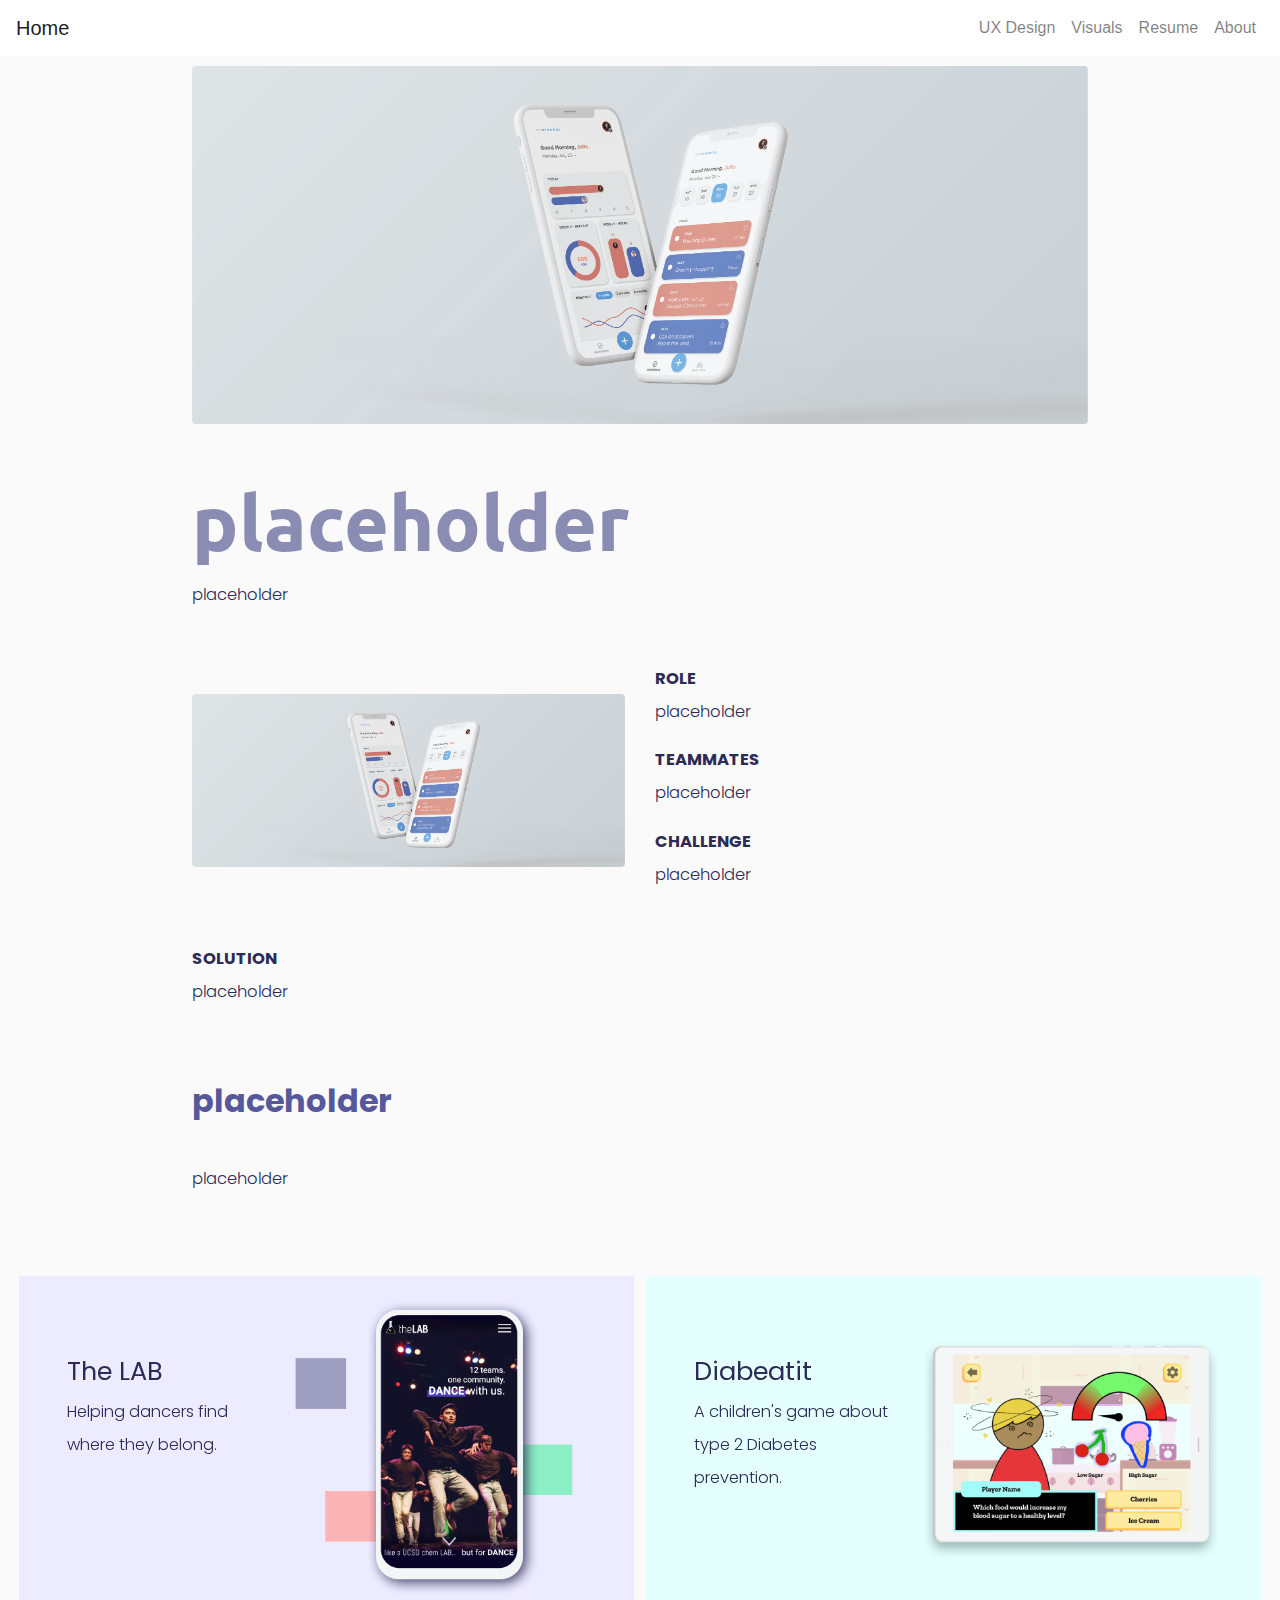
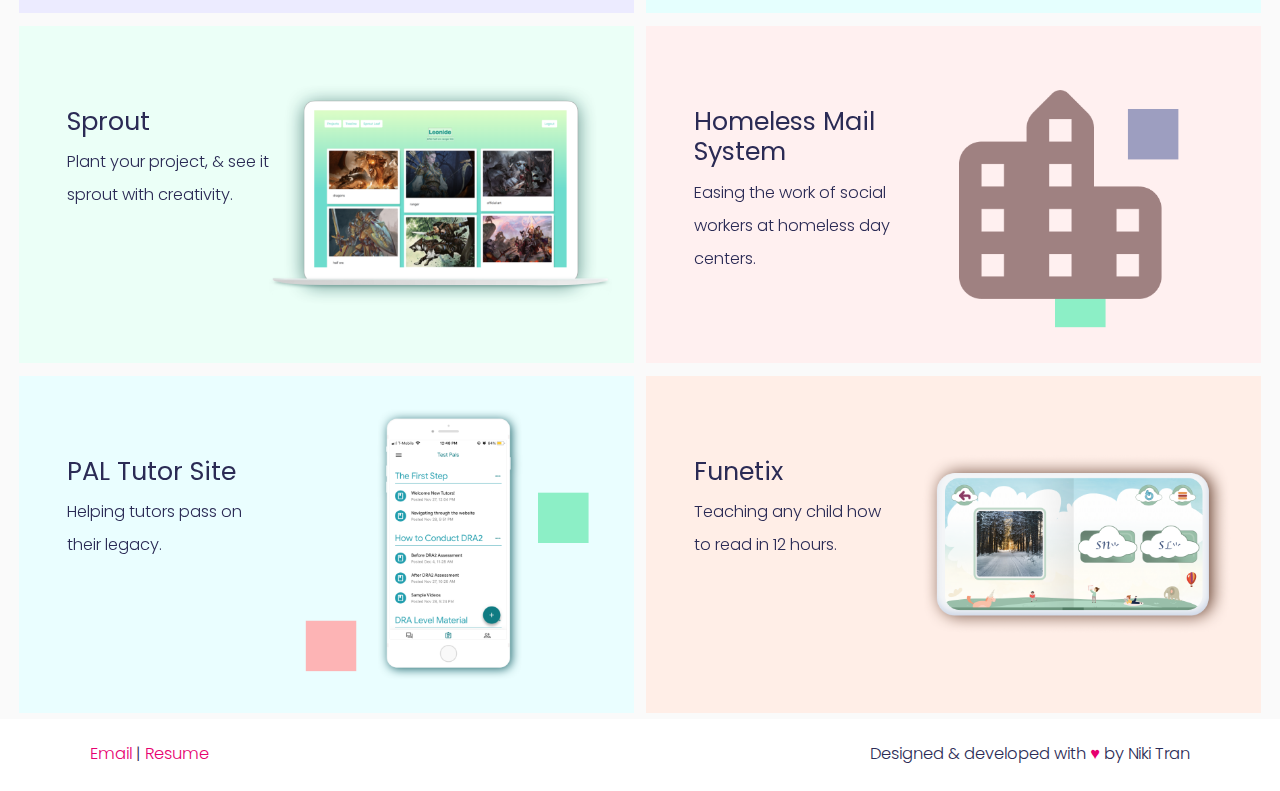
<file: template.html>
<!DOCTYPE html>
<html lang="en">

<head>
    <title>Niki Tran</title>
    <meta charset="utf-8">
    <meta name="viewport" content="width=device-width, initial-scale=1">
    <link rel="stylesheet" href="https://maxcdn.bootstrapcdn.com/bootstrap/4.1.3/css/bootstrap.min.css">
    <link rel="stylesheet" href="css/main.css">
    <link rel="stylesheet" href="css/animate.css">
    <link rel="preconnect" href="https://fonts.gstatic.com">
    <link href="https://fonts.googleapis.com/css2?family=Poppins:wght@300;500;700&family=Ubuntu:wght@700&display=swap"
        rel="stylesheet">
    <script src="https://ajax.googleapis.com/ajax/libs/jquery/3.3.1/jquery.min.js"></script>
    <script src="https://cdnjs.cloudflare.com/ajax/libs/popper.js/1.14.3/umd/popper.min.js"></script>
    <script src="https://maxcdn.bootstrapcdn.com/bootstrap/4.1.3/js/bootstrap.min.js"></script>
</head>
<meta name="viewport" content="width=device-width, initial-scale=1.0">

<body>
    <!-- Navbar -->

    <nav class="navbar fixed-top navbar-expand-md navbar-light navbar-align-right" id="myTopnav">
        <!-- Brand/logo -->
        <a class="navbar-brand" href="index.html">Home</a>
        <button class="navbar-toggler" type="button" data-toggle="collapse" data-target="#collapsibleNavbar">
            <span class="navbar-toggler-icon"></span>
        </button>

        <!-- Links -->
        <div class="collapse navbar-collapse" id="collapsibleNavbar">
            <ul class="navbar-nav">
                <li class="nav-item">
                    <a class="nav-link" href="index.html#ux">UX Design</a>
                <li class="nav-item">
                    <a class="nav-link" href="visuals.html">Visuals</a>
                </li>
                <li class="nav-item">
                    <a class="nav-link" target="_blank" href="Resume.pdf">Resume</a>
                </li>
                <li class="nav-item">
                    <a class="nav-link" href="About.html">About</a>
                </li>
            </ul>
    </nav>

    <!-- PAGE CONTENT -->


    <div class="jumbotron" id="werk">
        <div class="row">
            <div class="col-sm-12">
                <img class="img-fluid mx-auto d-block rounded animated fadeIn delay-0.10s" id="cover"
                    src="images/placeholder.png" />
            </div>
        </div>
        <div class="row" id="title">
            <div class="col-md-12">
                <h1 class="animated fadeIn delay-0.10s"><b>placeholder</b></h1>

                <p class="animated fadeIn delay-0.10s">placeholder
                </p>
            </div>
        </div>
        <div class="row">
            <div class="col-md-6" id="info">
                <img class="img-fluid mx-auto d-block rounded animated fadeIn delay-0.95s"
                    src="images/placeholder.png" />
            </div>

            <div class="col-md-6" id="info">
                <p class="animated fadeIn delay-0.10s"><b>ROLE</b><br />
                    placeholder
                </p>

                <p class="animated fadeIn delay-0.10s"><b>TEAMMATES</b><br />
                    placeholder
                </p>
                <p class="animated fadeIn delay-0.10s"><b>CHALLENGE</b><br />
                    placeholder
                </p>

            </div>
        </div>
        <div class="row">
            <div class="col-md-12">
                <p class="animated fadeIn delay-0.10s"><b>SOLUTION</b><br />
                    placeholder
                </p>
            </div>
        </div>



        <!-- Process -->
        <div class="row">
            <div class="col-sm-12">
                <h3 class="animated fadeIn delay-0.10s">placeholder</h3>
                <p class="animated fadeIn delay-0.10s">placeholder</p>
            </div>
        </div>
    </div>





    <!-- CARDS -->

    <div class="row no-gutters" id="ux">
        <div class="col-md-6 animated fadeIn" id="card" onclick="window.location.href='Lab.html'">
            <div class="hovereffect">
                <img class="img-responsive" src="images/labban.png" alt="">
                <div class="overlay">
                    <h4>The LAB</h4>
                    <p>Helping dancers find where they belong.</p>
                </div>
            </div>
        </div>
        <div class="col-md-6 animated fadeIn" id="card" onclick="window.location.href='diabeatit.html'">
            <div class="hovereffect">
                <img class="img-responsive" src="images/dbban.png" alt="">
                <div class="overlay">
                    <h4>Diabeatit</h4>
                    <p>A children's game about type 2 Diabetes prevention.</p>
                </div>
            </div>
        </div>
        <div class="col-md-6 animated fadeIn" id="card" onclick="window.location.href='Sprout.html'">
            <div class="hovereffect">
                <img class="img-responsive" src="images/spban.png" alt="">
                <div class="overlay">
                    <h4>Sprout</h4>
                    <p>Plant your project, & see it sprout with creativity.</p>
                </div>
            </div>
        </div>
        <div class="col-md-6 animated fadeIn" id="card" onclick="window.location.href='House.html'">
            <div class="hovereffect">
                <img class="img-responsive" src="images/hsban.png" alt="">
                <div class="overlay">
                    <h4>Homeless Mail System</h4>
                    <p>Easing the work of social workers at homeless day centers.</p>
                </div>
            </div>
        </div>
        <div class="col-md-6 animated fadeIn" id="card" onclick="window.location.href='PAL.html'">
            <div class="hovereffect">
                <img class="img-responsive" src="images/palban.png" alt="">
                <div class="overlay">
                    <h4>PAL Tutor Site</h4>
                    <p>Helping tutors pass on their legacy.</p>
                </div>
            </div>
        </div>
        <div class="col-md-6 animated fadeIn" id="card" onclick="window.location.href='funetix.html'">
            <div class="hovereffect">
                <img class="img-responsive" src="images/fxban.png" alt="">
                <div class="overlay">
                    <h4>Funetix</h4>
                    <p>Teaching any child how to read in 12 hours.</p>
                </div>
            </div>
        </div>
    </div>







    <!-- Cards 

    <div class="row no-gutters" id="ux">
        <div class="col-sm-4 animated fadeIn" id="card" onclick="window.location.href='Lab.html'">
            <div class="hovereffect">
                <img class="img-responsive" src="images/labcard.png" alt="">
                <div class="overlay">
                    <h4>The LAB</h4>
                    <p>Like a chem lab, but for DANCE.</a></p>
                </div>
            </div>
        </div>
        <div class="col-sm-4 animated fadeIn" id="card" onclick="window.location.href='diabeatit.html'">
            <div class="hovereffect">
                <img class="img-fluid" src="images/dbcard.png" alt="">
                <div class="overlay">
                    <h4>Diabeatit</h4>
                    <p>Preventing diabetes for kids.</p>
                </div>
            </div>
        </div>
        <div class="col-sm-4 animated fadeIn" id="card" onclick="window.location.href='Sprout.html'">
            <div class="hovereffect">
                <img class="img-fluid" src="images/spcard.png" alt="">
                <div class="overlay">
                    <h4>Sprout</h4>
                    <p>Sprout ideas with us!</a></p>
                </div>
            </div>
        </div>
        <div class="col-sm-4 animated fadeIn" id="card" onclick="window.location.href='House.html'">
            <div class="hovereffect">
                <img class="img-fluid" src="images/hscard.png" alt="">
                <div class="overlay">
                    <h4>Housing Help</h4>
                    <p>Suppport for a homeless day center.</p>
                </div>
            </div>
        </div>
        <div class="col-sm-4 animated fadeIn" id="card" onclick="window.location.href='PAL.html'">
            <div class="hovereffect">
                <img class="img-fluid" src="images/ppcard.png" alt="">
                <div class="overlay">
                    <h4>PAL Tutor Site</h4>
                    <p>Sustaining the work of tutors.</p>
                </div>
            </div>
        </div>
        <div class="col-sm-4 animated fadeIn" id="card" onclick="window.location.href='Ripple.html'">
            <div class="hovereffect">
                <img class="img-fluid" src="images/fxcard.png" alt="">
                <div class="overlay">
                    <h4>Funetix</h4>
                    <p>Learn to read in just 12 hours.</p>
                </div>
            </div>
        </div>
    </div>
    -->

    <!-- Footer -->

    <div class="footer">
        <div id="footnote">
            <p><a href="mailto:niki.tran72@gmail.com" target="_blank">Email</a> | <a href="Resume.pdf"
                    target="_blank">Resume</a> <span style="float: right;">Designed & developed with <span
                        style="color: #e7006f"> &hearts;</span> by Niki Tran</span></p>
        </div>
    </div>
</body>

</html>
</file>
<file: css/main.css>
html {
  scroll-behavior: smooth;
  max-width: 2880px;
  margin: auto;
}

.navbar {
  background-color: #ffffff;
}

.navbar-nav {
  width: 100%;
  justify-content: flex-end;
  align-items: center;
}

body {
  padding-top: 40px;
  background-color: #fafafa;
}

.footer {
  position: absolute;
  width: 100%;
  padding: 1vh 10vh 0px 10vh;
  height: 8vh;
  background-color: rgb(255, 255, 255);
}

.footer>p {
  background-color: rgb(255, 255, 255);
  text-align: center;
  vertical-align: middle;
}

.jumbotron {
  background-color: #fafafa;
  padding-bottom: 0;
}

#mebgholder {
  position: relative;
  background: no-repeat url(../images/mebg1.png) 50% / 100%;
}

#mebgholder>img {
  vertical-align: top;
  width: 100%;
  opacity: 0;
}

#mebgholder>div {
  position: absolute;
  top: 0;
  width: 100%;
  height: 100%;
}

#mebglg {
  position: absolute;
  background: no-repeat url(../images/mebg2.png) 50% / 100%;
}

.about {
  padding: 2% 10% 2% 10%;
}

#imgrow {
  margin-top: 10px;
}

h1 {
  font-family: 'Ubuntu', sans-serif;
  color: #8b8cb4;
  font-size: 6vw;
}

h2 {
  font-family: 'Ubuntu', sans-serif;
  color: #8b8cb4;
  font-size: 3vw;
}

h3 {
  font-family: 'Poppins', sans-serif;
  color: #57579c;
  font-weight: 700;
  font-size: 2.5vw;
}

h4 {
  font-family: 'Poppins', sans-serif;
  font-size: 2vw;
  font-weight: 400;
  color: #2b2b55;
}

p {
  font-family: 'Poppins', sans-serif;
  color: #2b2b55;
  font-weight: 300;
  font-size: calc(10px + .5vw);
  margin-top: 10px;
  line-height: 2em;
}

a {
  color: #e7006f;
}

b {
  font-weight: 700;
}

/* Case Study */

#title {
  padding-top: 2vw;
}

#werk {
  padding: 0 15vw 2vw 15vw;
}

.row {
  margin-top: 2vw;
}

#info {
  margin: auto;
}

#werk h3 {
  padding: 1em 0 1em 0;
}

table, th, td {
  border: 4px solid #fafafa;
}

table {
  width: 100%;
  table-layout: fixed;
}

td {
  padding: 16px 16px 16px 0px;
  background-color: #edebeb;
  vertical-align: top;
  font-weight: 300;
  margin-top: 10px;
  font-family: 'Poppins', sans-serif;
  color: #2b2b55;
}

th {
  background-color: #8b8cb4;
  text-align: center;
  font-family: 'Poppins', sans-serif;
  font-size: 20px;
  font-weight: 500;
  color: #ffffff;
  padding: 16px;
}

/* Screen Size */

#mebgsm {
  display: none;
}

@media screen and (max-width: 768px) {
  #mebgholder {
    background: no-repeat url(../images/mebg1.png) 50% / 100%;
  }
  #mebglg {
    background-image: none;
  }
  #mebgmd {
    position: absolute;
    background: no-repeat url(../images/mebg3.png) 50% / 100%;
  }
  body {
    padding-top: 40px;
  }
  #ux {
    padding-top: 0 px;
  }
  #view {
    padding-top: 5%;
    padding-bottom: 5%;
    margin: auto;
    width: 80%;
  }
  h1 {
    font-size: 36px;
  }
  h2 {
    font-size: 32px;
  }
  h3 {
    font-size: 20px;
  }
  h4 {
    font-size: 20px;
  }
  p {
    font-size: 16px;
  }
}

@media screen and (max-width: 645px) {
  #footnote {
    text-align: center;
  }
  #mebgholder {
    display: none;
  }
  #mebgsm {
    display: block;
  }
  #intro2 {
    right: 0px;
    top: 0px;
    z-index: 1;
  }
  h1 {
    font-size: 14vw;
    margin-top: 10px;
  }
  h3 {
    font-size: 7vw;
    margin-top: 0px;
  }

  p {
    font-size: 14px;
  }

  #werk {
    padding: 0 3vw 0 3vw !important;
  }
  .hovereffect .overlay {
    padding: 1.5em !important;

  }
  
  /*
  #mebgholder > div {
    position: relative;
  }
  #mebgholder > img{
    display: none;
  }
  #mebgholder, #mebglg,  {
    background-image: none;
  }

  #mebgsm {
    display: block;
    position: relative;
  }
  #smintro1 {
    position: relative;
  }
  
  #smintro2 {
    position: absolute;
    top: 0;
    z-index: 1;
    }
*/
}

/* Cards */

#ux {
  padding-top: 0px;
  margin: 0 1vw 0 1vw;
}

.overlay>h4 {
  width: 40%;
}

.overlay>p {
  width: 40%;
}

#card {
  padding: 0.5vw 0.5vw 0.5vw 0.5vw;
}

.hovereffect {
  width: 100%;
  height: 100%;
  float: left;
  overflow: hidden;
  position: relative;
  vertical-align: middle;
  cursor: pointer;
}

.hovereffect .overlay {
  width: 100%;
  height: 100%;
  position: absolute;
  overflow: hidden;
  top: 0;
  left: 0;
  padding: 5em 3em 3em 3em;
  vertical-align: top;
  text-align: left;
}

.hovereffect img {
  display: block;
  position: relative;
  max-width: none;
  width: calc(100% + 60px);
  -webkit-transition: opacity 0.35s, -webkit-transform 0.45s;
  transition: opacity 0.35s, transform 0.45s;
  -webkit-transform: translate3d(-40px, 0, 0);
  transform: translate3d(-40px, 0, 0);
}

.hovereffect:hover img {
  opacity: 0.6;
  filter: alpha(opacity=60);
  -webkit-transform: translate3d(0, 0, 0);
  transform: translate3d(0, 0, 0);
}

.hovereffect:hover .overlay:before, .hovereffect:hover a, .hovereffect:hover p {
  opacity: 1;
  filter: alpha(opacity=100);
  -webkit-transform: translate3d(0, 0, 0);
  transform: translate3d(0, 0, 0);
}

.carousel-inner img {
  width: 100%;
  height: 100%;
}

/* Cards 

#ux {
  padding-top: 0px;
}

.overlay>h4 {
  color: #ffffff;
  font-weight: 500;
}

#card {
  padding: 10px 10px;
}

.hovereffect {
  width: 100%;
  height: 100%;
  float: left;
  overflow: hidden;
  position: relative;
  text-align: center;
  cursor: pointer;
  background: -webkit-linear-gradient(45deg, #4139dc 0%, #91fff8 100%);
  background: linear-gradient(160deg, #000000 20%, #e7006f 100%);
}

.hovereffect .overlay {
  width: 100%;
  height: 100%;
  position: absolute;
  overflow: hidden;
  top: 0;
  left: 0;
  padding: 3em;
  vertical-align: top;
  text-align: left;
}

.hovereffect img {
  display: block;
  position: relative;
  max-width: none;
  width: calc(100% + 60px);
  -webkit-transition: opacity 0.35s, -webkit-transform 0.45s;
  transition: opacity 0.35s, transform 0.45s;
  -webkit-transform: translate3d(-40px, 0, 0);
  transform: translate3d(-40px, 0, 0);
}

.hovereffect a, .hovereffect p {
  color: #ffffff;
  opacity: 0;
  filter: alpha(opacity=0);
  -webkit-transition: opacity 0.35s, -webkit-transform 0.45s;
  transition: opacity 0.35s, transform 0.45s;
  -webkit-transform: translate3d(-10px, 0, 0);
  transform: translate3d(-10px, 0, 0);
}

.hovereffect:hover img {
  opacity: 0.6;
  filter: alpha(opacity=60);
  -webkit-transform: translate3d(0, 0, 0);
  transform: translate3d(0, 0, 0);
}

.hovereffect:hover .overlay:before, .hovereffect:hover a, .hovereffect:hover p {
  opacity: 1;
  filter: alpha(opacity=100);
  -webkit-transform: translate3d(0, 0, 0);
  transform: translate3d(0, 0, 0);
}

.carousel-inner img {
  width: 100%;
  height: 100%;
}

*/
</file>
